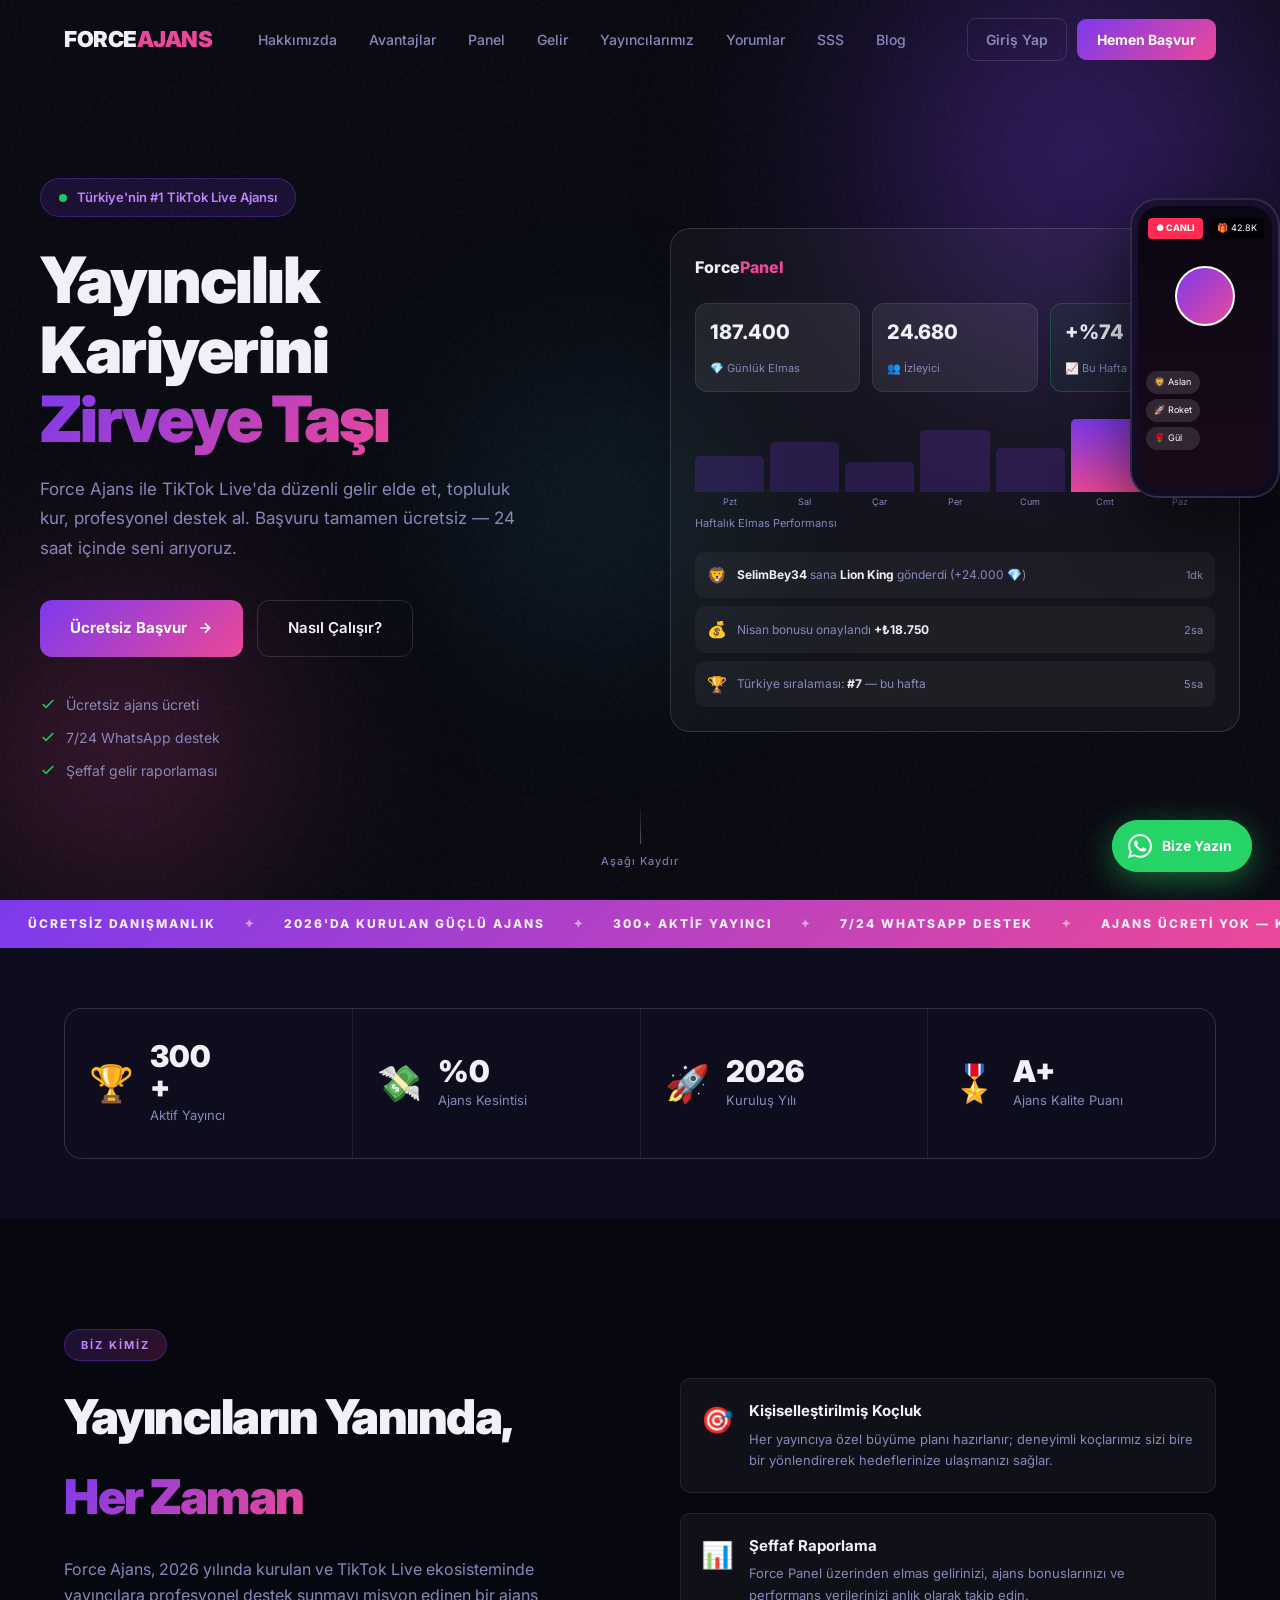
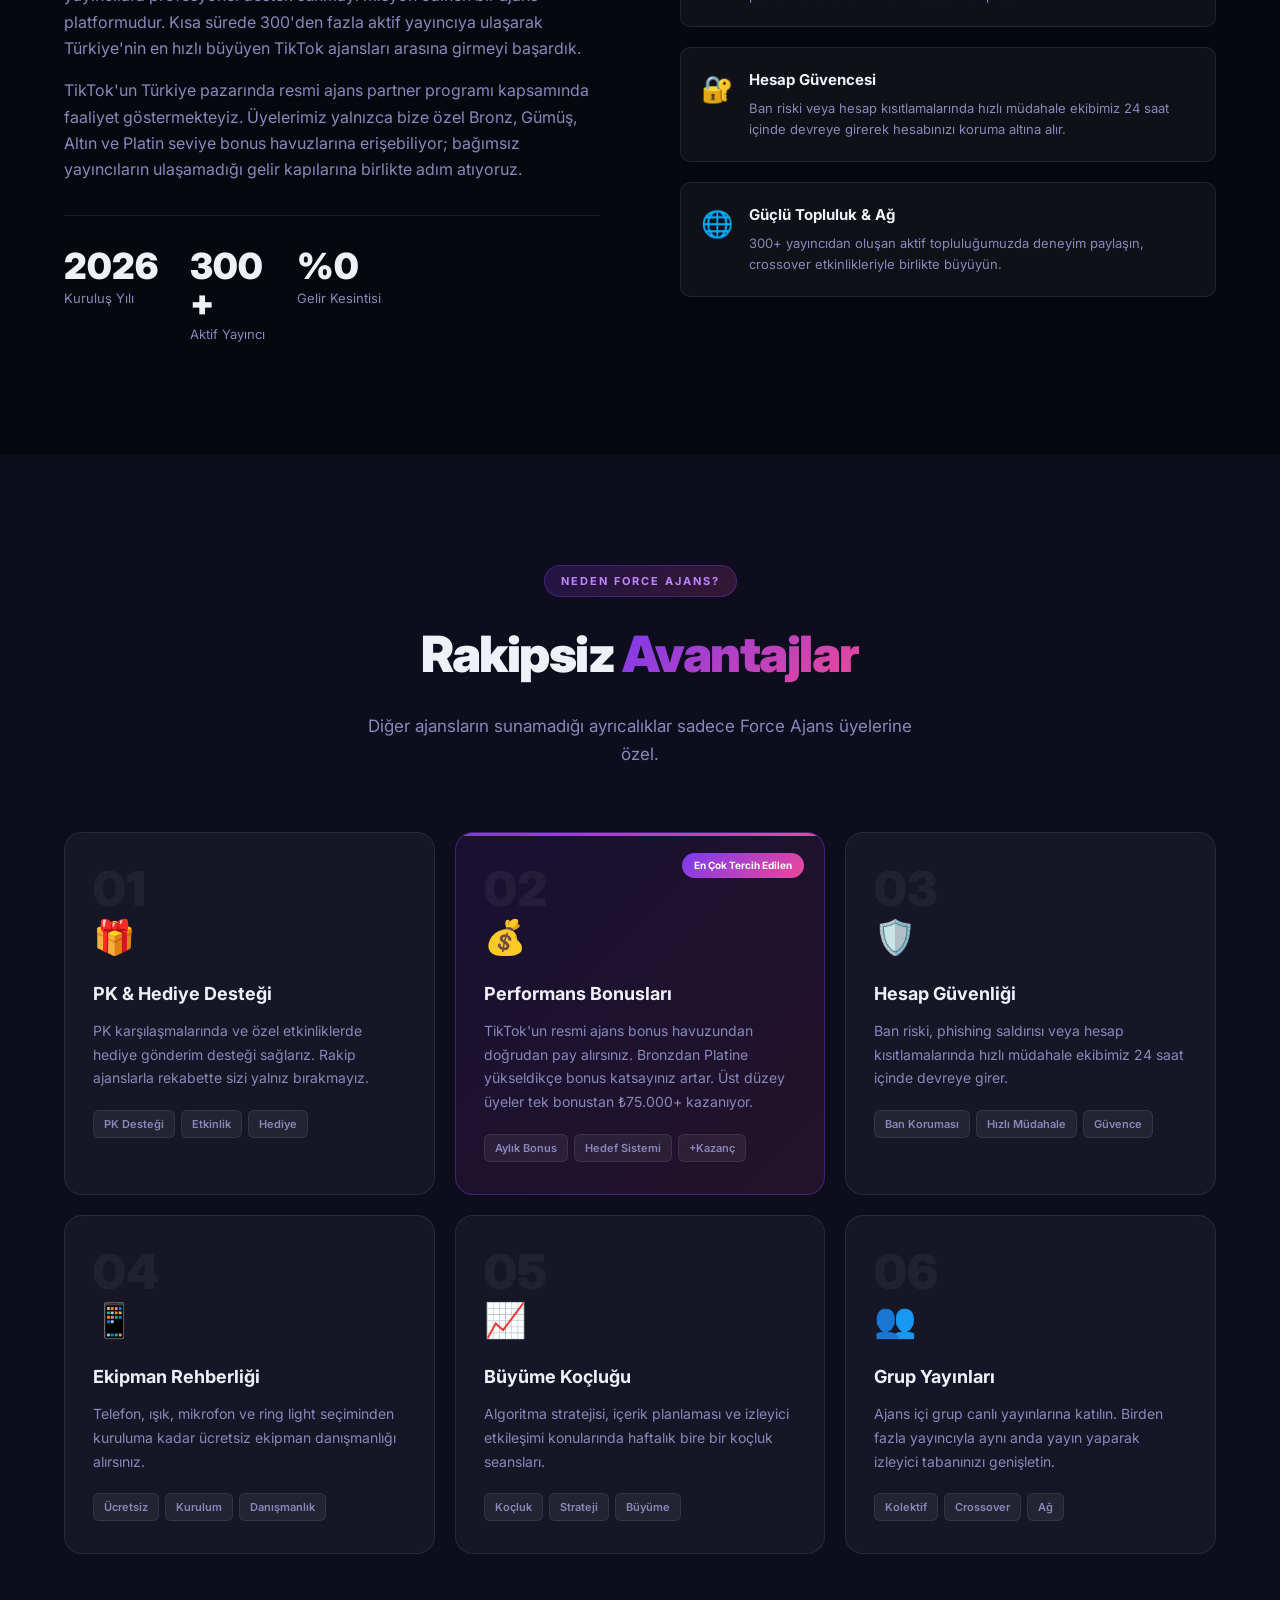
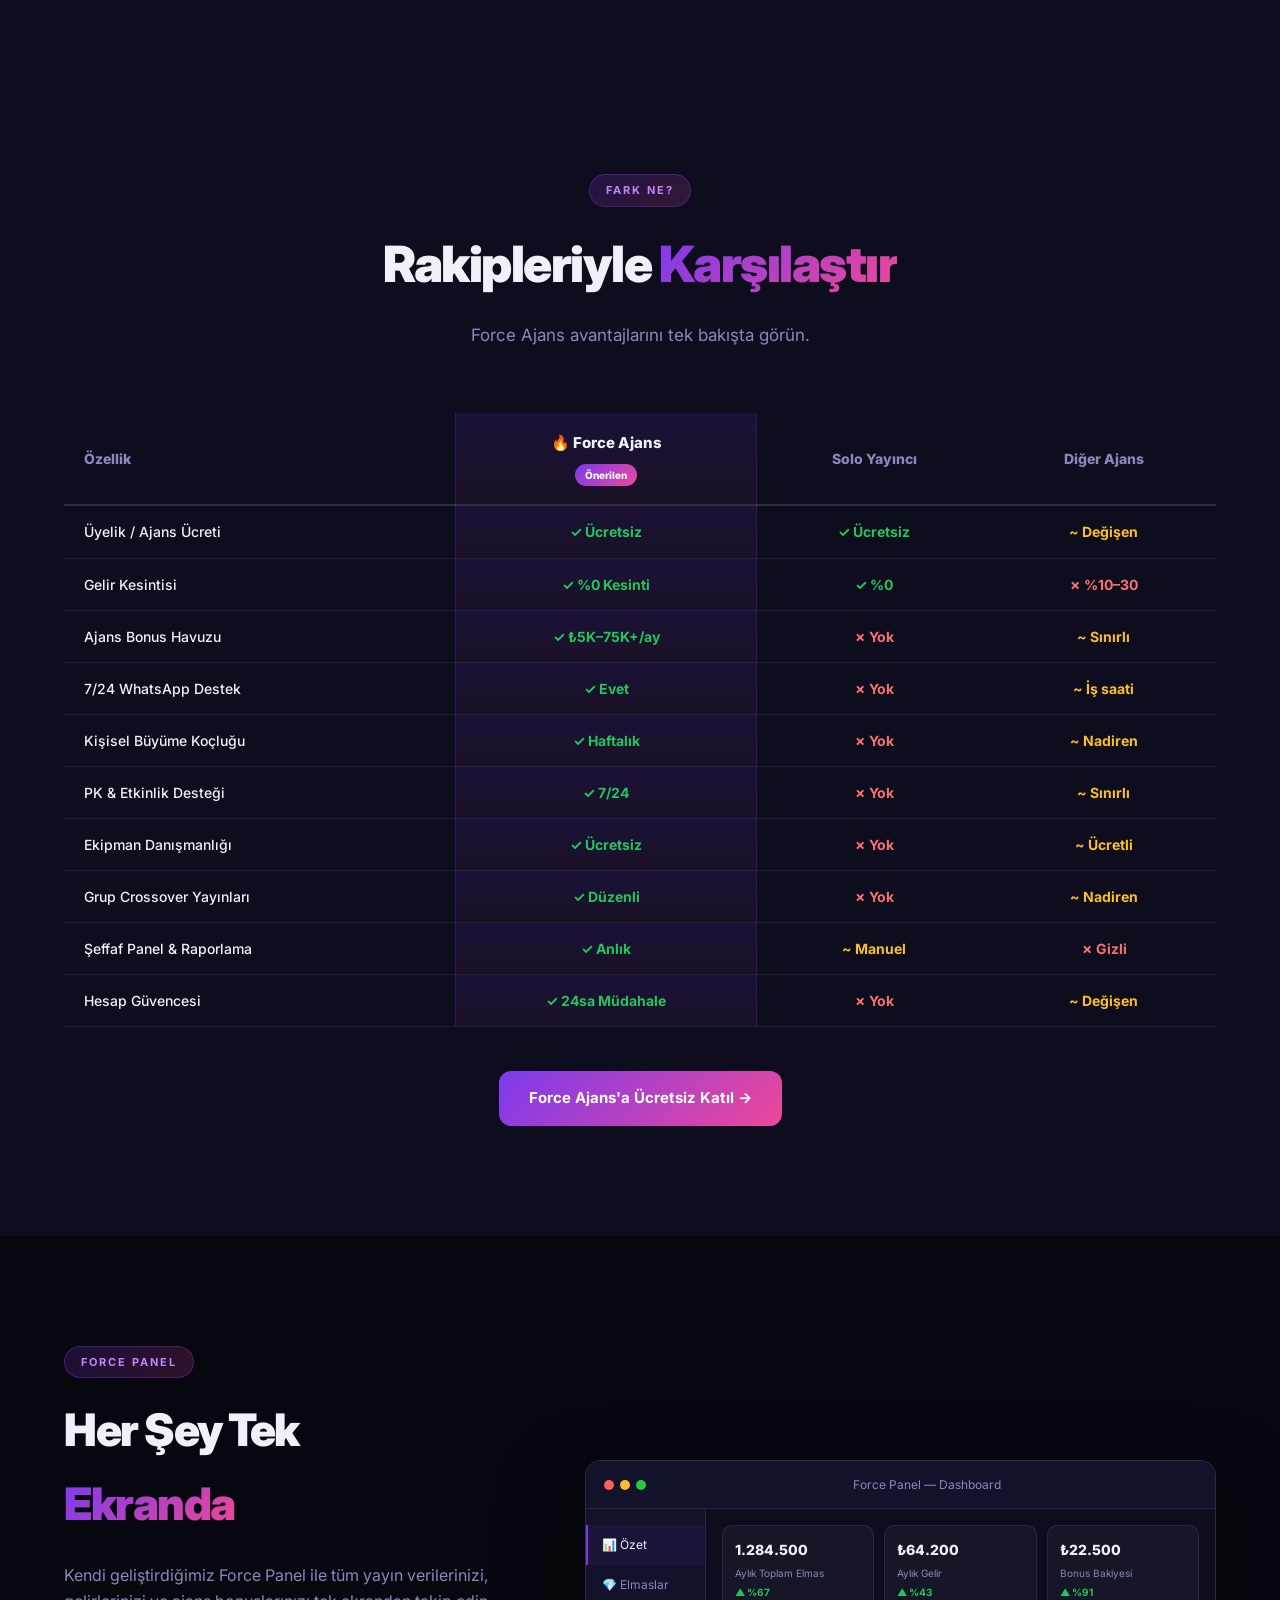
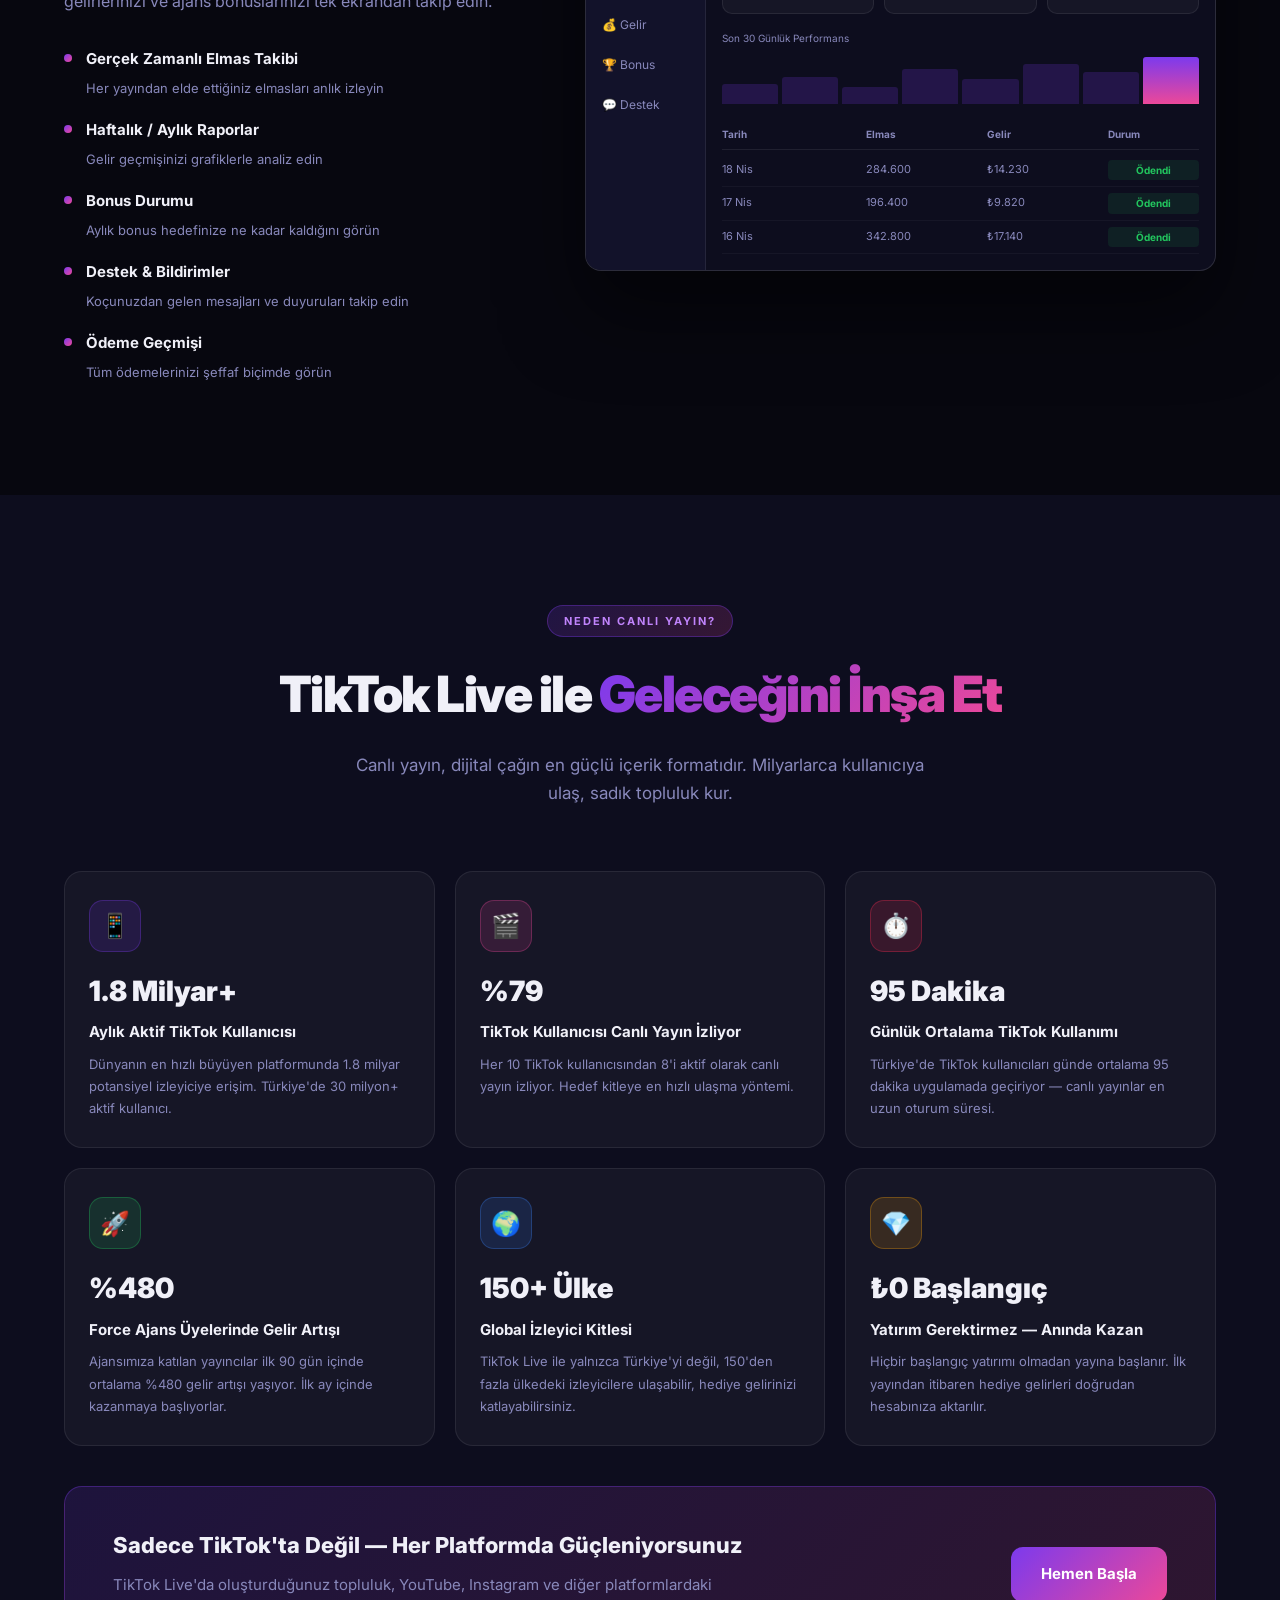
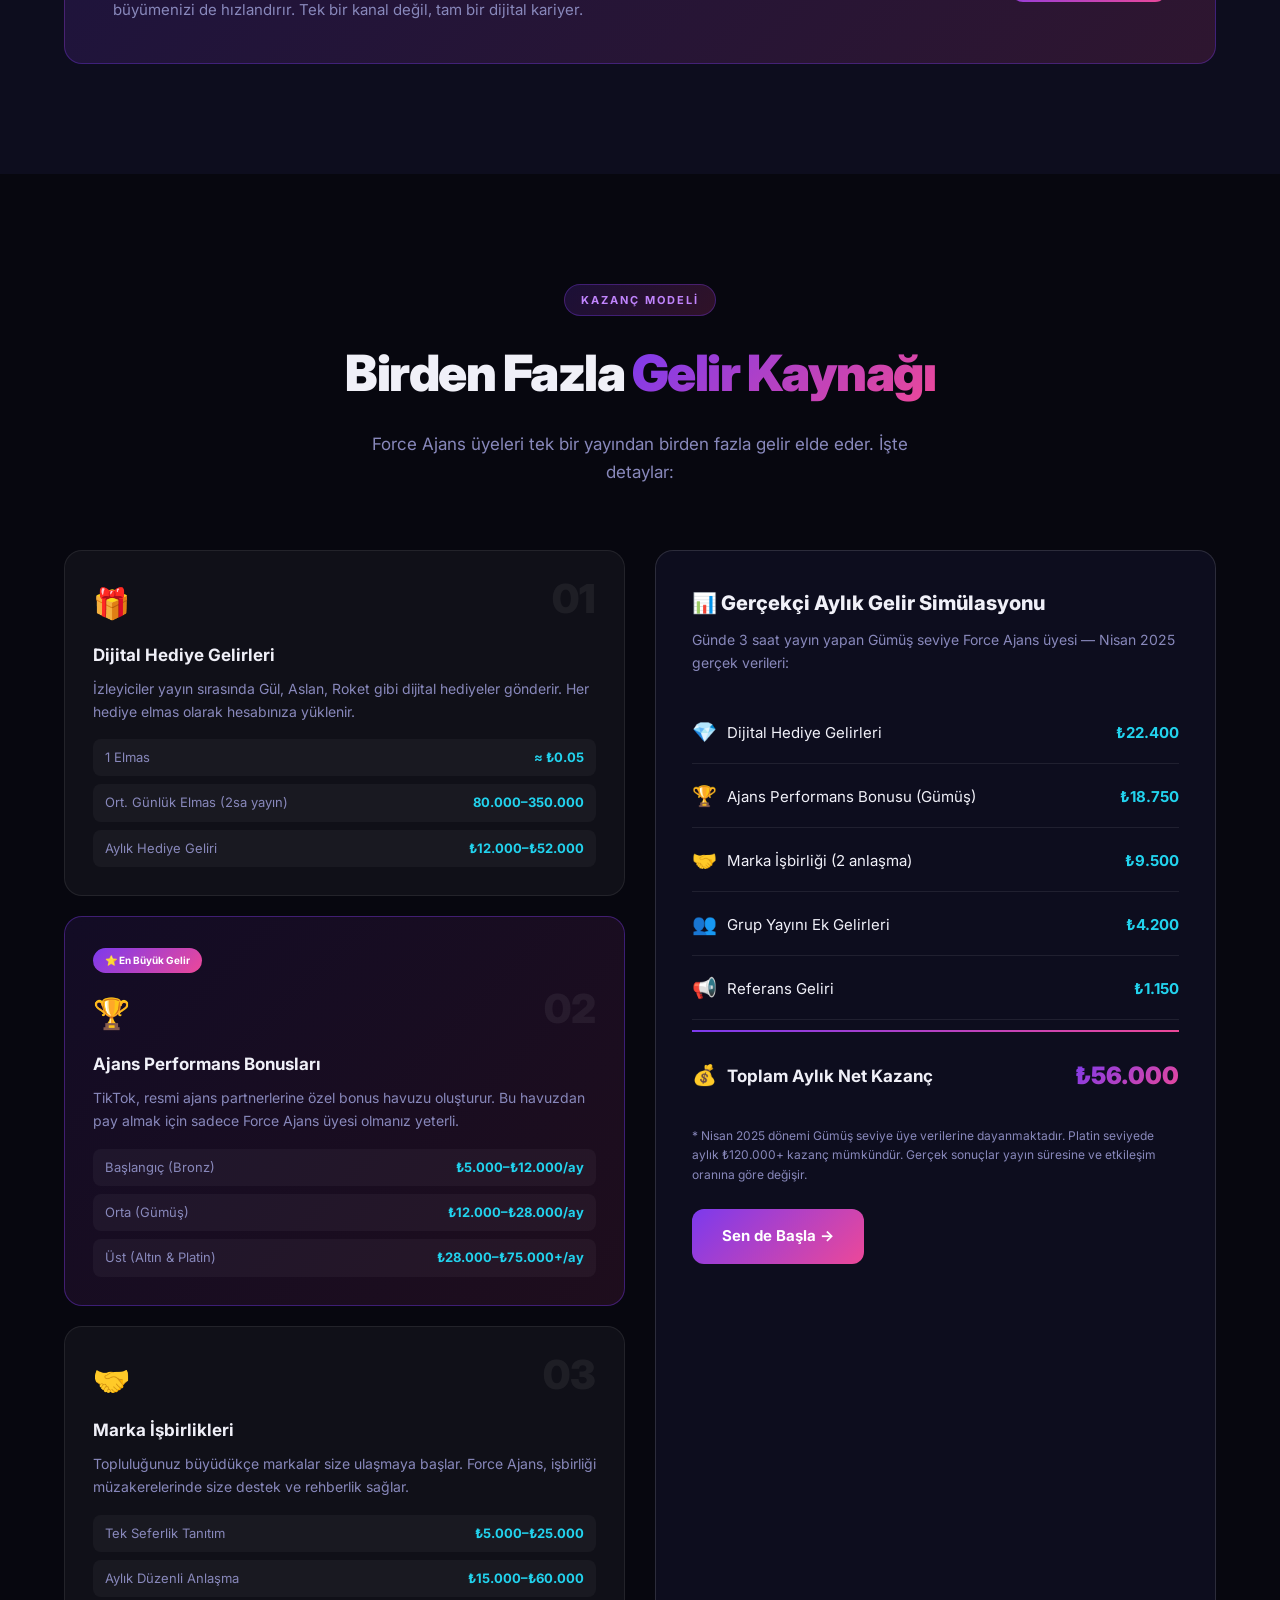
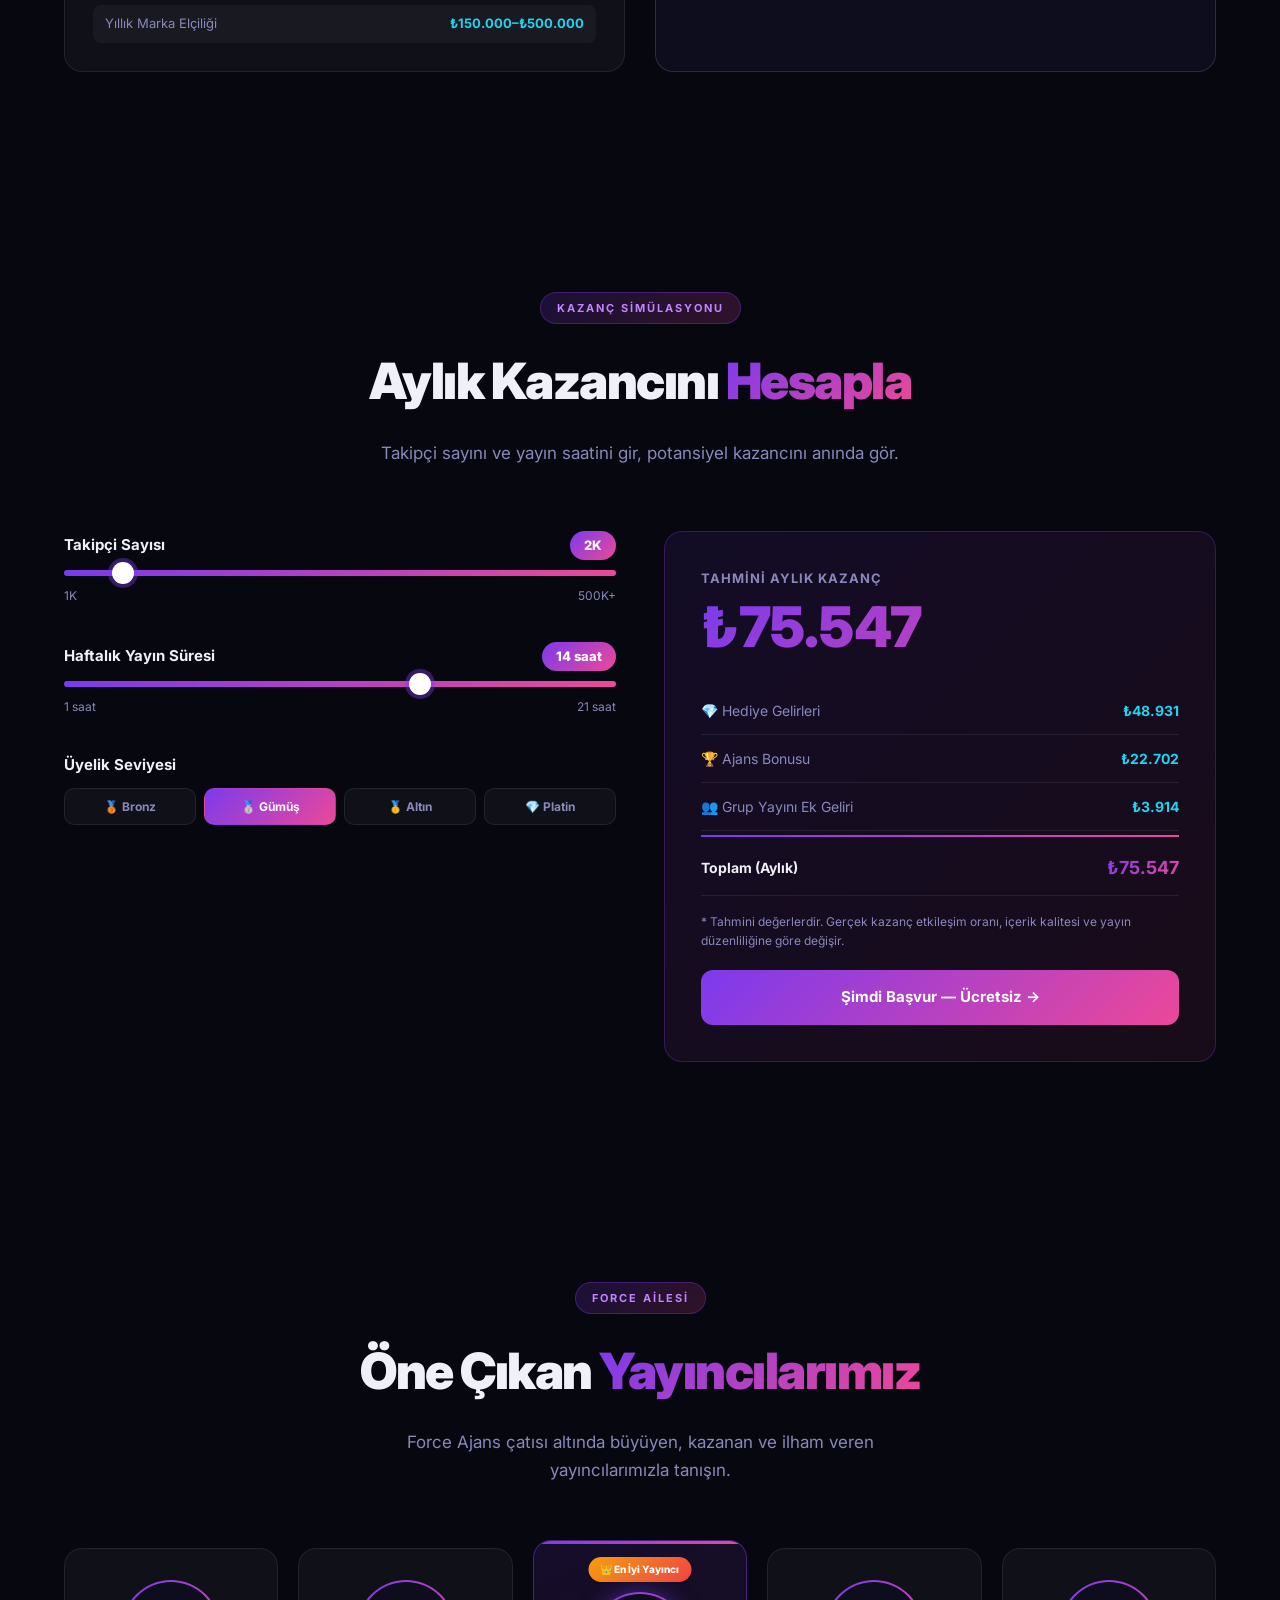
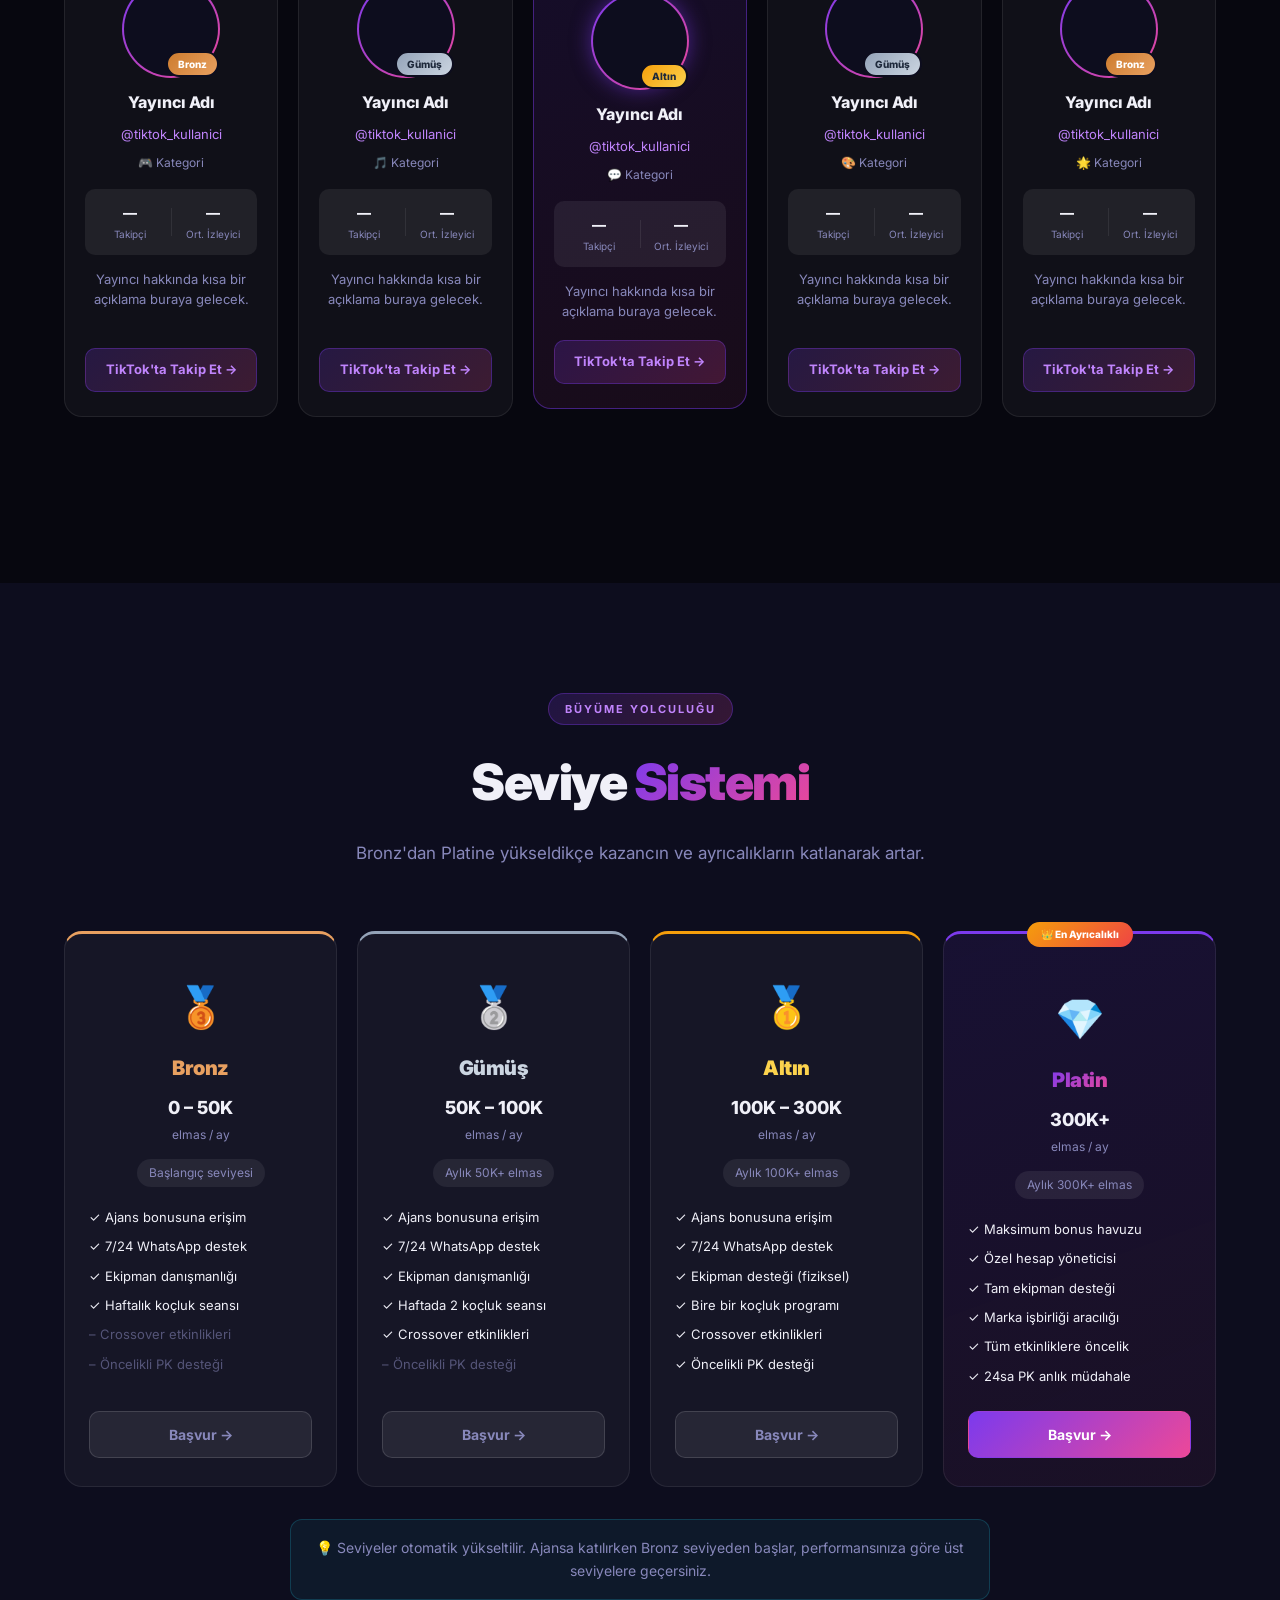
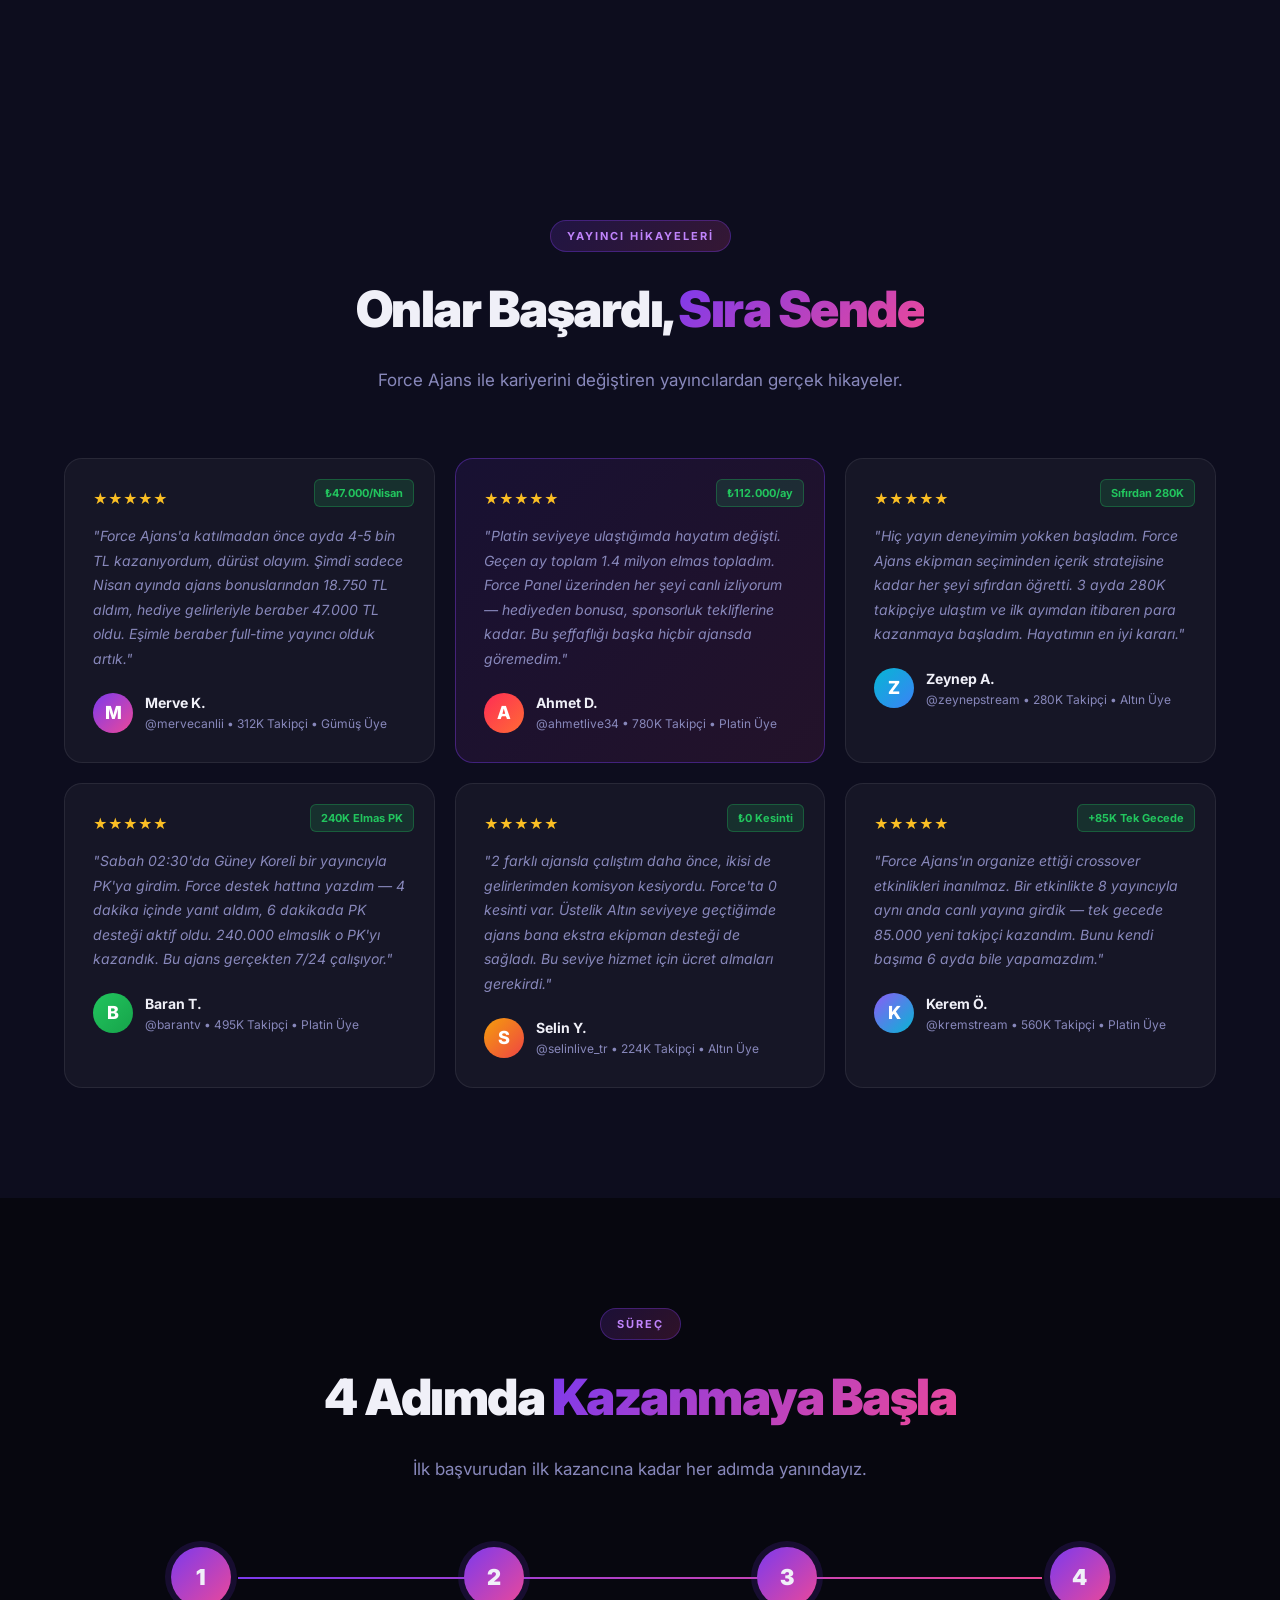
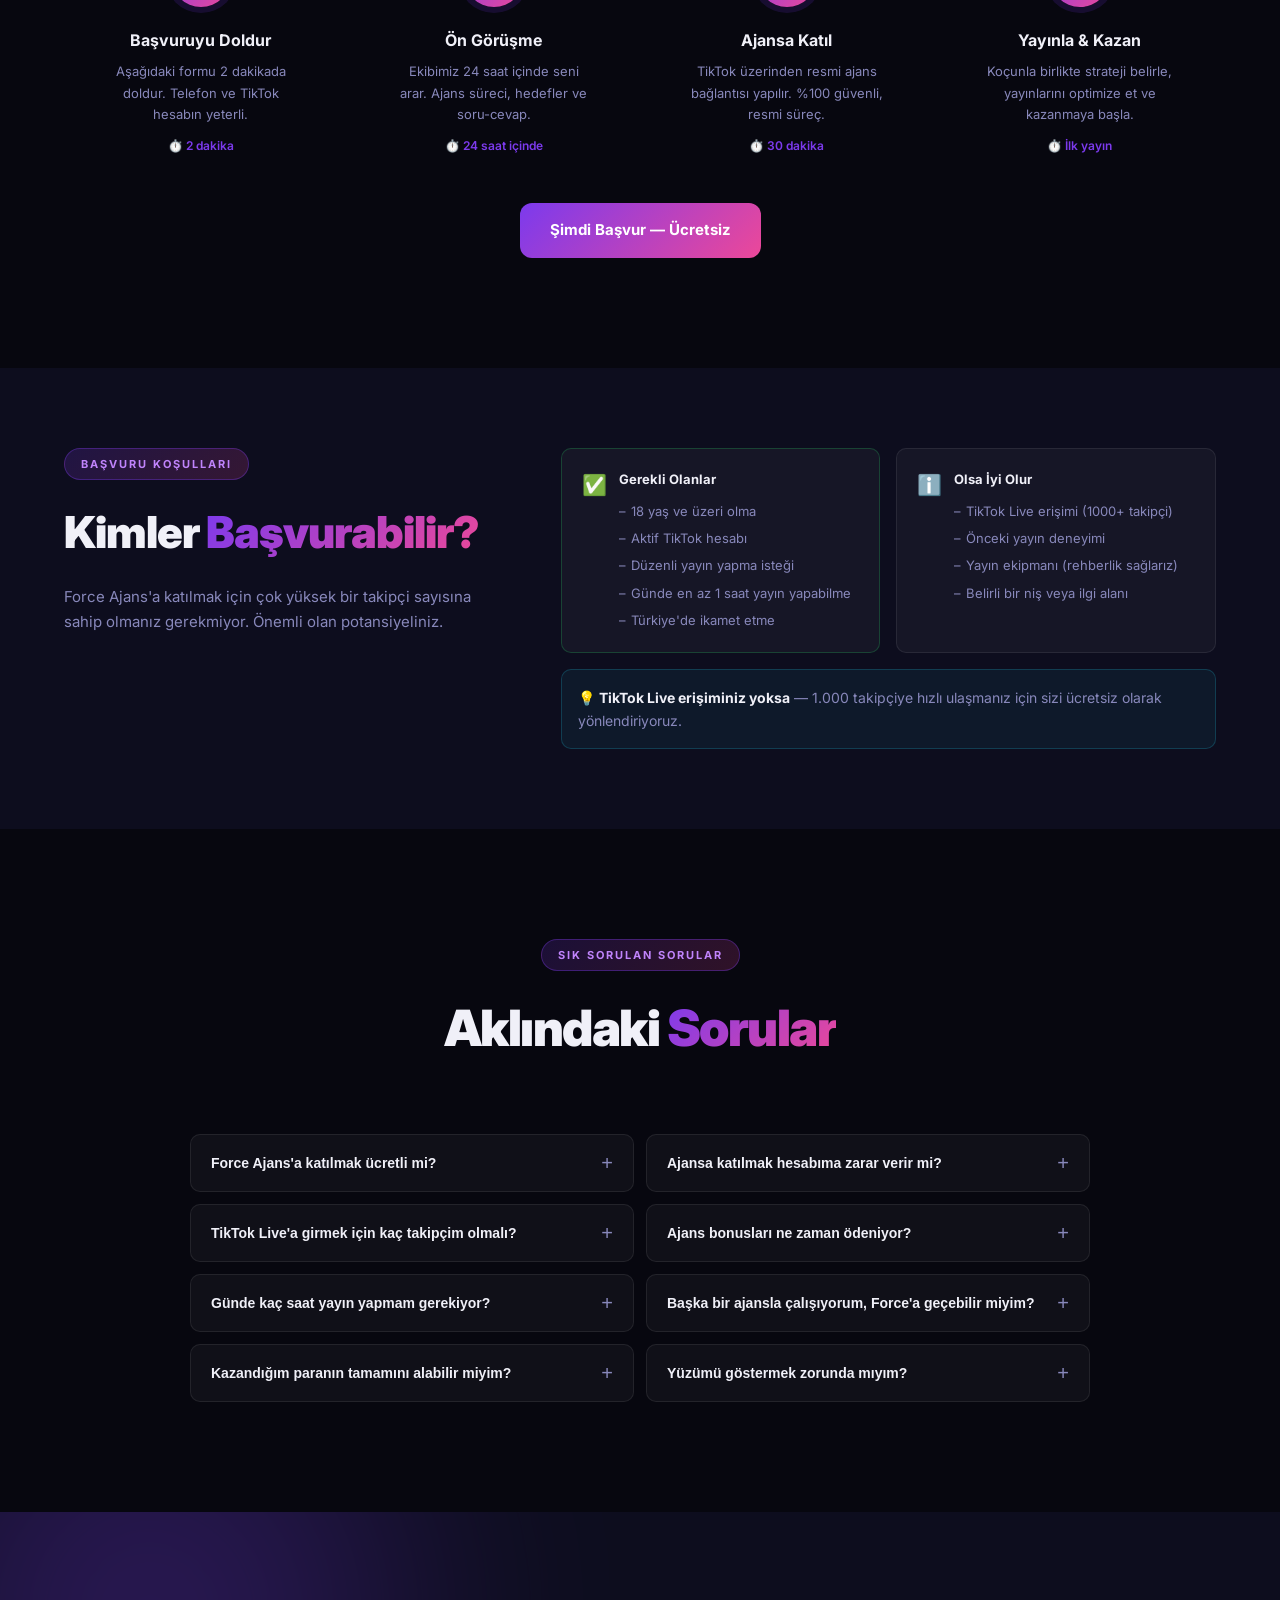
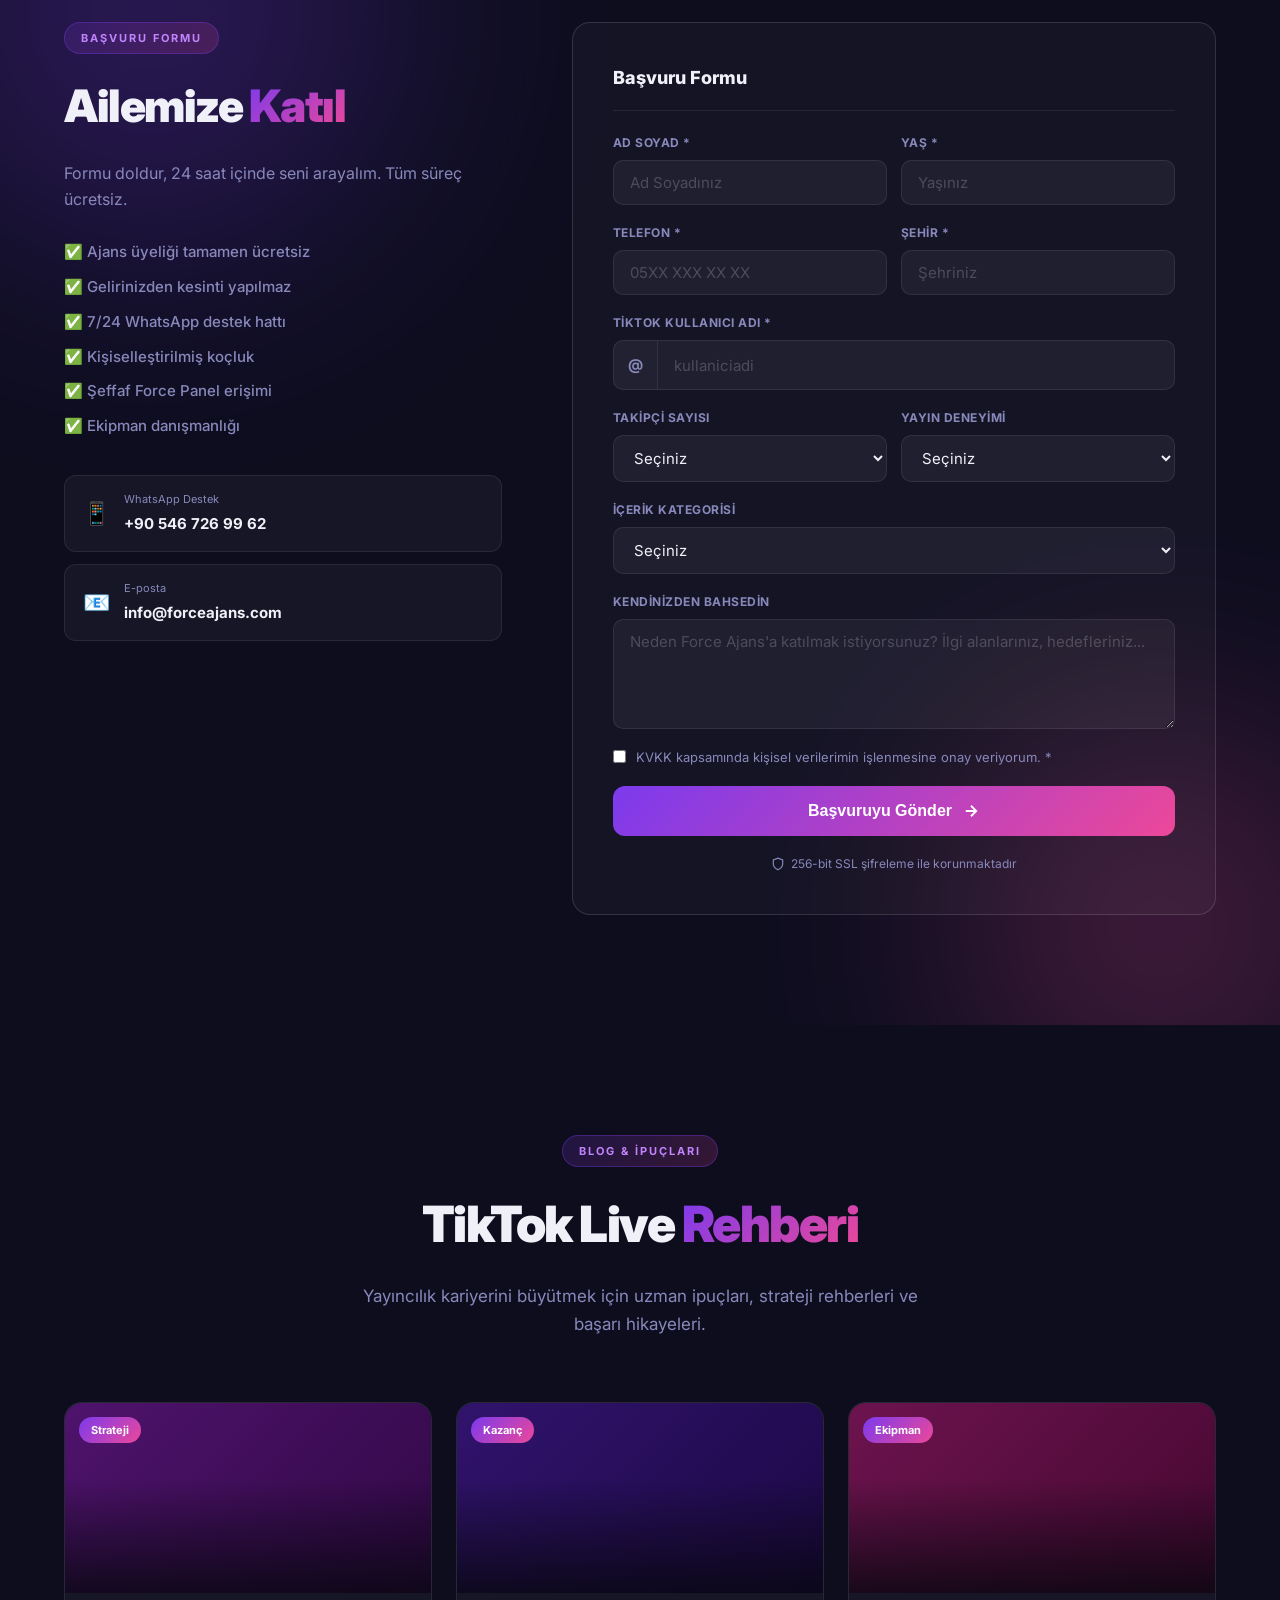
<file: index.html>
<!DOCTYPE html>
<html lang="tr" prefix="og: https://ogp.me/ns#">
<head>
  <meta charset="UTF-8" />
  <meta name="viewport" content="width=device-width, initial-scale=1.0" />

  <!-- ═══ PRIMARY SEO ═══ -->
  <title>TikTok Ajansı Türkiye | Force Ajans — Türkiye'nin #1 TikTok Live Ajansı</title>
  <meta name="description" content="Türkiye'nin en iyi TikTok ajansı Force Ajans ile TikTok Live'da profesyonel yayıncılık kariyeri başlat. 2.800+ aktif yayıncı, ücretsiz koçluk, ajans bonusları ve 7/24 WhatsApp destek." />
  <meta name="keywords" content="tiktok ajansı türkiye, tiktok ajans, tiktok live ajans, tiktok yayıncı ajansı, tiktok ajansı, tiktok live para kazanma, tiktok ajans partneri, force ajans, tiktok live destek, yayıncı ajansı türkiye, türkiye tiktok ajansı, en iyi tiktok ajansı" />
  <meta name="author" content="Force Ajans" />
  <meta name="robots" content="index, follow" />
  <link rel="canonical" href="https://www.forceagency.com.tr/" />

  <!-- ═══ OPEN GRAPH ═══ -->
  <meta property="og:type"        content="website" />
  <meta property="og:url"         content="https://www.forceagency.com.tr/" />
  <meta property="og:title"       content="TikTok Ajansı Türkiye | Force Ajans — Türkiye'nin #1 TikTok Live Ajansı" />
  <meta property="og:description" content="Türkiye'nin en iyi TikTok ajansı ile TikTok Live'da profesyonel destek, ajans bonusları ve ücretsiz koçlukla aylık ₺56.000'e kadar kazan." />
  <meta property="og:image"       content="https://www.forceagency.com.tr/og-image.jpg" />
  <meta property="og:image:width" content="1200" />
  <meta property="og:image:height"content="630" />
  <meta property="og:locale"      content="tr_TR" />
  <meta property="og:site_name"   content="Force Ajans" />

  <!-- ═══ TWITTER CARD ═══ -->
  <meta name="twitter:card"        content="summary_large_image" />
  <meta name="twitter:site"        content="@forceajans" />
  <meta name="twitter:title"       content="TikTok Ajansı Türkiye | Force Ajans — Türkiye'nin #1 TikTok Live Ajansı" />
  <meta name="twitter:description" content="Türkiye'nin en iyi TikTok ajansı ile TikTok Live'da profesyonel destek ve ajans bonuslarıyla aylık ₺56.000'e kadar kazan." />
  <meta name="twitter:image"       content="https://www.forceagency.com.tr/og-image.jpg" />

  <!-- ═══ FAVICON ═══ -->
  <link rel="icon" type="image/svg+xml" href="data:image/svg+xml,<svg xmlns='http://www.w3.org/2000/svg' viewBox='0 0 100 100'><text y='.9em' font-size='90'>🔥</text></svg>" />

  <!-- ═══ JSON-LD STRUCTURED DATA ═══ -->
  <script type="application/ld+json">
  {
    "@context": "https://schema.org",
    "@graph": [
      {
        "@type": "Organization",
        "@id": "https://www.forceagency.com.tr/#organization",
        "name": "Force Ajans",
        "url": "https://www.forceagency.com.tr",
        "logo": "https://www.forceagency.com.tr/og-image.jpg",
        "description": "Türkiye'nin #1 TikTok Live Ajans Partneri. 2.800+ aktif yayıncı.",
        "contactPoint": {
          "@type": "ContactPoint",
          "contactType": "customer support",
          "availableLanguage": "Turkish",
          "contactOption": "TollFree"
        },
        "sameAs": [
          "https://www.tiktok.com/@forceajans",
          "https://www.instagram.com/forceajans"
        ]
      },
      {
        "@type": "WebSite",
        "@id": "https://www.forceagency.com.tr/#website",
        "url": "https://www.forceagency.com.tr",
        "name": "Force Ajans",
        "publisher": { "@id": "https://www.forceagency.com.tr/#organization" },
        "potentialAction": {
          "@type": "SearchAction",
          "target": "https://www.forceagency.com.tr/blog/?q={search_term_string}",
          "query-input": "required name=search_term_string"
        }
      },
      {
        "@type": "WebPage",
        "@id": "https://www.forceagency.com.tr/#webpage",
        "url": "https://www.forceagency.com.tr",
        "name": "Force Ajans — Türkiye'nin #1 TikTok Live Ajans Partneri",
        "isPartOf": { "@id": "https://www.forceagency.com.tr/#website" },
        "about": { "@id": "https://www.forceagency.com.tr/#organization" },
        "description": "Force Ajans ile TikTok Live'da profesyonel yayıncılık kariyeri başlat."
      },
      {
        "@type": "FAQPage",
        "mainEntity": [
          {
            "@type": "Question",
            "name": "Force Ajans'a katılmak ücretli mi?",
            "acceptedAnswer": { "@type": "Answer", "text": "Hayır, tamamen ücretsizdir. Gelirlerinizden de herhangi bir kesinti yapılmaz." }
          },
          {
            "@type": "Question",
            "name": "TikTok Live ajans bonusu nedir?",
            "acceptedAnswer": { "@type": "Answer", "text": "TikTok resmi ajans partner programı kapsamında yayıncılara aylık performans bonusu ödenir. Force Ajans üyeleri Bronz'dan Platine kadar aylık ₺5.000–₺75.000+ bonus kazanır." }
          },
          {
            "@type": "Question",
            "name": "TikTok Live için kaç takipçi gerekmektedir?",
            "acceptedAnswer": { "@type": "Answer", "text": "TikTok Live özelliğini kullanmak için genellikle 1.000 takipçi gerekmektedir. Force Ajans bu hedefe ulaşmanız için ücretsiz destek sağlar." }
          }
        ]
      }
    ]
  }
  </script>

  <link rel="preconnect" href="https://fonts.googleapis.com" />
  <link href="https://fonts.googleapis.com/css2?family=Inter:wght@300;400;500;600;700;800;900&display=swap" rel="stylesheet" />
  <link rel="stylesheet" href="style.css" />
</head>
<body>

<!-- ═══════════════════ NAVBAR ═══════════════════ -->
<nav class="navbar" id="navbar">
  <div class="nav-wrap">
    <a href="#" class="logo">FORCE<span>AJANS</span></a>
    <ul class="nav-links" id="navLinks">
      <li><a href="#hakkimizda">Hakkımızda</a></li>
      <li><a href="#avantajlar">Avantajlar</a></li>
      <li><a href="#panel">Panel</a></li>
      <li><a href="#gelir">Gelir</a></li>
      <li><a href="#yayincilarimiz">Yayıncılarımız</a></li>
      <li><a href="#yorumlar">Yorumlar</a></li>
      <li><a href="#sss">SSS</a></li>
      <li><a href="blog.html">Blog</a></li>
    </ul>
    <div class="nav-actions">
      <a href="#basvuru" class="btn-nav-ghost">Giriş Yap</a>
      <a href="#basvuru" class="btn-nav-primary">Hemen Başvur</a>
    </div>
    <button class="hamburger" id="hamburger">
      <span></span><span></span><span></span>
    </button>
  </div>
</nav>

<!-- ═══════════════════ HERO ═══════════════════ -->
<section class="hero" id="hero">
  <div class="hero-noise"></div>
  <div class="hero-orbs">
    <div class="orb o1"></div>
    <div class="orb o2"></div>
    <div class="orb o3"></div>
  </div>
  <div class="hero-inner">
    <div class="hero-left">
      <div class="hero-tag">
        <span class="tag-dot"></span>
        Türkiye'nin #1 TikTok Live Ajansı
      </div>
      <h1>Yayıncılık Kariyerini<br /><span class="grad">Zirveye Taşı</span></h1>
      <p class="hero-sub">Force Ajans ile TikTok Live'da düzenli gelir elde et, topluluk kur, profesyonel destek al. Başvuru tamamen ücretsiz — 24 saat içinde seni arıyoruz.</p>
      <div class="hero-btns">
        <a href="#basvuru" class="btn-primary">
          Ücretsiz Başvur
          <svg width="16" height="16" viewBox="0 0 24 24" fill="none" stroke="currentColor" stroke-width="2.5"><path d="M5 12h14M12 5l7 7-7 7"/></svg>
        </a>
        <a href="#nasil-calisir" class="btn-outline">Nasıl Çalışır?</a>
      </div>
      <div class="hero-trust">
        <div class="trust-item">
          <svg width="16" height="16" viewBox="0 0 24 24" fill="none" stroke="#22c55e" stroke-width="2.5"><polyline points="20 6 9 17 4 12"/></svg>
          Ücretsiz ajans ücreti
        </div>
        <div class="trust-item">
          <svg width="16" height="16" viewBox="0 0 24 24" fill="none" stroke="#22c55e" stroke-width="2.5"><polyline points="20 6 9 17 4 12"/></svg>
          7/24 WhatsApp destek
        </div>
        <div class="trust-item">
          <svg width="16" height="16" viewBox="0 0 24 24" fill="none" stroke="#22c55e" stroke-width="2.5"><polyline points="20 6 9 17 4 12"/></svg>
          Şeffaf gelir raporlaması
        </div>
      </div>
    </div>
    <div class="hero-right">
      <div class="dashboard-card">
        <div class="dash-header">
          <div class="dash-logo">Force<span>Panel</span></div>
          <div class="dash-live"><span class="live-dot"></span> Canlı</div>
        </div>
        <div class="dash-stats-row">
          <div class="dash-stat">
            <span class="ds-num" data-target="187400">0</span>
            <span class="ds-label">💎 Günlük Elmas</span>
          </div>
          <div class="dash-stat">
            <span class="ds-num" data-target="24680">0</span>
            <span class="ds-label">👥 İzleyici</span>
          </div>
          <div class="dash-stat up">
            <span class="ds-num">+%74</span>
            <span class="ds-label">📈 Bu Hafta</span>
          </div>
        </div>
        <div class="dash-chart">
          <div class="chart-bars">
            <div class="bar" style="--h:45%"><span>Pzt</span></div>
            <div class="bar" style="--h:62%"><span>Sal</span></div>
            <div class="bar" style="--h:38%"><span>Çar</span></div>
            <div class="bar" style="--h:78%"><span>Per</span></div>
            <div class="bar" style="--h:55%"><span>Cum</span></div>
            <div class="bar active" style="--h:91%"><span>Cmt</span></div>
            <div class="bar" style="--h:70%"><span>Paz</span></div>
          </div>
          <div class="chart-label">Haftalık Elmas Performansı</div>
        </div>
        <div class="dash-activities">
          <div class="activity">
            <span class="act-icon">🦁</span>
            <span class="act-text"><strong>SelimBey34</strong> sana <strong>Lion King</strong> gönderdi (+24.000 💎)</span>
            <span class="act-time">1dk</span>
          </div>
          <div class="activity">
            <span class="act-icon">💰</span>
            <span class="act-text">Nisan bonusu onaylandı <strong>+₺18.750</strong></span>
            <span class="act-time">2sa</span>
          </div>
          <div class="activity">
            <span class="act-icon">🏆</span>
            <span class="act-text">Türkiye sıralaması: <strong>#7</strong> — bu hafta</span>
            <span class="act-time">5sa</span>
          </div>
        </div>
      </div>
      <div class="phone-float">
        <div class="phone-body">
          <div class="pscreen">
            <div class="plive">● CANLI</div>
            <div class="pview">🎁 42.8K</div>
            <div class="pavatar"></div>
            <div class="pgifts">
              <div class="pg pg1">🦁 Aslan</div>
              <div class="pg pg2">🚀 Roket</div>
              <div class="pg pg3">🌹 Gül</div>
            </div>
          </div>
        </div>
      </div>
    </div>
  </div>
  <div class="hero-scroll">
    <div class="scroll-line"></div>
    <span>Aşağı Kaydır</span>
  </div>
</section>

<!-- ═══════════════════ MARQUEE ═══════════════════ -->
<div class="marquee-wrap">
  <div class="marquee-track">
    <span>ÜCRETSİZ DANIŞMANLIK</span><span class="sep">✦</span>
    <span>2026'DA KURULAN GÜÇLÜ AJANS</span><span class="sep">✦</span>
    <span>300+ AKTİF YAYINCI</span><span class="sep">✦</span>
    <span>7/24 WHATSAPP DESTEK</span><span class="sep">✦</span>
    <span>AJANS ÜCRETİ YOK — KESİNTİ YOK</span><span class="sep">✦</span>
    <span>TİKTOK RESMİ PARTNER PROGRAMI</span><span class="sep">✦</span>
    <span>BRONZ'DAN PLATİNE BÜYÜME FIRSATI</span><span class="sep">✦</span>
    <span>KİŞİSEL KOÇLUK & EKİPMAN DESTEĞİ</span><span class="sep">✦</span>
    <span>ÜCRETSİZ DANIŞMANLIK</span><span class="sep">✦</span>
    <span>2026'DA KURULAN GÜÇLÜ AJANS</span><span class="sep">✦</span>
    <span>300+ AKTİF YAYINCI</span><span class="sep">✦</span>
    <span>7/24 WHATSAPP DESTEK</span><span class="sep">✦</span>
    <span>AJANS ÜCRETİ YOK — KESİNTİ YOK</span><span class="sep">✦</span>
    <span>TİKTOK RESMİ PARTNER PROGRAMI</span><span class="sep">✦</span>
    <span>BRONZ'DAN PLATİNE BÜYÜME FIRSATI</span><span class="sep">✦</span>
    <span>KİŞİSEL KOÇLUK & EKİPMAN DESTEĞİ</span><span class="sep">✦</span>
  </div>
</div>

<!-- ═══════════════════ KEY METRICS ═══════════════════ -->
<section class="metrics">
  <div class="container">
    <div class="metrics-grid">
      <div class="metric-card">
        <div class="metric-icon">🏆</div>
        <div class="metric-body">
          <span class="metric-num counter" data-target="300">0</span><span class="metric-num">+</span>
          <span class="metric-label">Aktif Yayıncı</span>
        </div>
      </div>
      <div class="metric-card">
        <div class="metric-icon">💸</div>
        <div class="metric-body">
          <span class="metric-num">%0</span>
          <span class="metric-label">Ajans Kesintisi</span>
        </div>
      </div>
      <div class="metric-card">
        <div class="metric-icon">🚀</div>
        <div class="metric-body">
          <span class="metric-num">2026</span>
          <span class="metric-label">Kuruluş Yılı</span>
        </div>
      </div>
      <div class="metric-card">
        <div class="metric-icon">🎖️</div>
        <div class="metric-body">
          <span class="metric-num">A+</span>
          <span class="metric-label">Ajans Kalite Puanı</span>
        </div>
      </div>
    </div>
  </div>
</section>

<!-- ═══════════════════ HAKKIMIZDA ═══════════════════ -->
<section class="about" id="hakkimizda">
  <div class="container">
    <div class="about-inner">
      <div class="about-left">
        <div class="sec-tag">Biz Kimiz</div>
        <h2>Yayıncıların Yanında,<br /><span class="grad">Her Zaman</span></h2>
        <p>Force Ajans, 2026 yılında kurulan ve TikTok Live ekosisteminde yayıncılara profesyonel destek sunmayı misyon edinen bir ajans platformudur. Kısa sürede 300'den fazla aktif yayıncıya ulaşarak Türkiye'nin en hızlı büyüyen TikTok ajansları arasına girmeyi başardık.</p>
        <p>TikTok'un Türkiye pazarında resmi ajans partner programı kapsamında faaliyet göstermekteyiz. Üyelerimiz yalnızca bize özel Bronz, Gümüş, Altın ve Platin seviye bonus havuzlarına erişebiliyor; bağımsız yayıncıların ulaşamadığı gelir kapılarına birlikte adım atıyoruz.</p>
        <div class="about-nums">
          <div class="anum">
            <span>2026</span>
            <small>Kuruluş Yılı</small>
          </div>
          <div class="anum">
            <span class="counter" data-target="300">0</span><span>+</span>
            <small>Aktif Yayıncı</small>
          </div>
          <div class="anum">
            <span>%0</span>
            <small>Gelir Kesintisi</small>
          </div>
        </div>
      </div>
      <div class="about-right">
        <div class="feature-list">
          <div class="feat">
            <div class="feat-icon">🎯</div>
            <div class="feat-body">
              <h4>Kişiselleştirilmiş Koçluk</h4>
              <p>Her yayıncıya özel büyüme planı hazırlanır; deneyimli koçlarımız sizi bire bir yönlendirerek hedeflerinize ulaşmanızı sağlar.</p>
            </div>
          </div>
          <div class="feat">
            <div class="feat-icon">📊</div>
            <div class="feat-body">
              <h4>Şeffaf Raporlama</h4>
              <p>Force Panel üzerinden elmas gelirinizi, ajans bonuslarınızı ve performans verilerinizi anlık olarak takip edin.</p>
            </div>
          </div>
          <div class="feat">
            <div class="feat-icon">🔐</div>
            <div class="feat-body">
              <h4>Hesap Güvencesi</h4>
              <p>Ban riski veya hesap kısıtlamalarında hızlı müdahale ekibimiz 24 saat içinde devreye girerek hesabınızı koruma altına alır.</p>
            </div>
          </div>
          <div class="feat">
            <div class="feat-icon">🌐</div>
            <div class="feat-body">
              <h4>Güçlü Topluluk & Ağ</h4>
              <p>300+ yayıncıdan oluşan aktif topluluğumuzda deneyim paylaşın, crossover etkinlikleriyle birlikte büyüyün.</p>
            </div>
          </div>
        </div>
      </div>
    </div>
  </div>
</section>

<!-- ═══════════════════ AVANTAJLAR ═══════════════════ -->
<section class="advantages" id="avantajlar">
  <div class="container">
    <div class="sec-header">
      <div class="sec-tag">Neden Force Ajans?</div>
      <h2>Rakipsiz <span class="grad">Avantajlar</span></h2>
      <p>Diğer ajansların sunamadığı ayrıcalıklar sadece Force Ajans üyelerine özel.</p>
    </div>
    <div class="adv-grid">
      <div class="adv-card">
        <div class="adv-num">01</div>
        <div class="adv-icon">🎁</div>
        <h3>PK & Hediye Desteği</h3>
        <p>PK karşılaşmalarında ve özel etkinliklerde hediye gönderim desteği sağlarız. Rakip ajanslarla rekabette sizi yalnız bırakmayız.</p>
        <div class="adv-tag-list">
          <span>PK Desteği</span><span>Etkinlik</span><span>Hediye</span>
        </div>
      </div>
      <div class="adv-card highlight">
        <div class="adv-badge">En Çok Tercih Edilen</div>
        <div class="adv-num">02</div>
        <div class="adv-icon">💰</div>
        <h3>Performans Bonusları</h3>
        <p>TikTok'un resmi ajans bonus havuzundan doğrudan pay alırsınız. Bronzdan Platine yükseldikçe bonus katsayınız artar. Üst düzey üyeler tek bonustan ₺75.000+ kazanıyor.</p>
        <div class="adv-tag-list">
          <span>Aylık Bonus</span><span>Hedef Sistemi</span><span>+Kazanç</span>
        </div>
      </div>
      <div class="adv-card">
        <div class="adv-num">03</div>
        <div class="adv-icon">🛡️</div>
        <h3>Hesap Güvenliği</h3>
        <p>Ban riski, phishing saldırısı veya hesap kısıtlamalarında hızlı müdahale ekibimiz 24 saat içinde devreye girer.</p>
        <div class="adv-tag-list">
          <span>Ban Koruması</span><span>Hızlı Müdahale</span><span>Güvence</span>
        </div>
      </div>
      <div class="adv-card">
        <div class="adv-num">04</div>
        <div class="adv-icon">📱</div>
        <h3>Ekipman Rehberliği</h3>
        <p>Telefon, ışık, mikrofon ve ring light seçiminden kuruluma kadar ücretsiz ekipman danışmanlığı alırsınız.</p>
        <div class="adv-tag-list">
          <span>Ücretsiz</span><span>Kurulum</span><span>Danışmanlık</span>
        </div>
      </div>
      <div class="adv-card">
        <div class="adv-num">05</div>
        <div class="adv-icon">📈</div>
        <h3>Büyüme Koçluğu</h3>
        <p>Algoritma stratejisi, içerik planlaması ve izleyici etkileşimi konularında haftalık bire bir koçluk seansları.</p>
        <div class="adv-tag-list">
          <span>Koçluk</span><span>Strateji</span><span>Büyüme</span>
        </div>
      </div>
      <div class="adv-card">
        <div class="adv-num">06</div>
        <div class="adv-icon">👥</div>
        <h3>Grup Yayınları</h3>
        <p>Ajans içi grup canlı yayınlarına katılın. Birden fazla yayıncıyla aynı anda yayın yaparak izleyici tabanınızı genişletin.</p>
        <div class="adv-tag-list">
          <span>Kolektif</span><span>Crossover</span><span>Ağ</span>
        </div>
      </div>
    </div>
  </div>
</section>

<!-- ═══════════════════ KARŞILAŞTIRMA TABLOSU ═══════════════════ -->
<section class="compare-section" id="karsilastirma">
  <div class="container">
    <div class="sec-header">
      <div class="sec-tag">Fark Ne?</div>
      <h2>Rakipleriyle <span class="grad">Karşılaştır</span></h2>
      <p>Force Ajans avantajlarını tek bakışta görün.</p>
    </div>
    <div class="compare-wrap">
      <table class="compare-table">
        <thead>
          <tr>
            <th class="comp-feat-head">Özellik</th>
            <th class="comp-force">
              <div>🔥 Force Ajans</div>
              <span class="comp-badge">Önerilen</span>
            </th>
            <th class="comp-solo">Solo Yayıncı</th>
            <th class="comp-other">Diğer Ajans</th>
          </tr>
        </thead>
        <tbody>
          <tr><td>Üyelik / Ajans Ücreti</td><td class="comp-force"><span class="cyes">✓ Ücretsiz</span></td><td><span class="cyes">✓ Ücretsiz</span></td><td><span class="cwarn">~ Değişen</span></td></tr>
          <tr><td>Gelir Kesintisi</td><td class="comp-force"><span class="cyes">✓ %0 Kesinti</span></td><td><span class="cyes">✓ %0</span></td><td><span class="cno">✗ %10–30</span></td></tr>
          <tr><td>Ajans Bonus Havuzu</td><td class="comp-force"><span class="cyes">✓ ₺5K–75K+/ay</span></td><td><span class="cno">✗ Yok</span></td><td><span class="cwarn">~ Sınırlı</span></td></tr>
          <tr><td>7/24 WhatsApp Destek</td><td class="comp-force"><span class="cyes">✓ Evet</span></td><td><span class="cno">✗ Yok</span></td><td><span class="cwarn">~ İş saati</span></td></tr>
          <tr><td>Kişisel Büyüme Koçluğu</td><td class="comp-force"><span class="cyes">✓ Haftalık</span></td><td><span class="cno">✗ Yok</span></td><td><span class="cwarn">~ Nadiren</span></td></tr>
          <tr><td>PK & Etkinlik Desteği</td><td class="comp-force"><span class="cyes">✓ 7/24</span></td><td><span class="cno">✗ Yok</span></td><td><span class="cwarn">~ Sınırlı</span></td></tr>
          <tr><td>Ekipman Danışmanlığı</td><td class="comp-force"><span class="cyes">✓ Ücretsiz</span></td><td><span class="cno">✗ Yok</span></td><td><span class="cwarn">~ Ücretli</span></td></tr>
          <tr><td>Grup Crossover Yayınları</td><td class="comp-force"><span class="cyes">✓ Düzenli</span></td><td><span class="cno">✗ Yok</span></td><td><span class="cwarn">~ Nadiren</span></td></tr>
          <tr><td>Şeffaf Panel & Raporlama</td><td class="comp-force"><span class="cyes">✓ Anlık</span></td><td><span class="cwarn">~ Manuel</span></td><td><span class="cno">✗ Gizli</span></td></tr>
          <tr><td>Hesap Güvencesi</td><td class="comp-force"><span class="cyes">✓ 24sa Müdahale</span></td><td><span class="cno">✗ Yok</span></td><td><span class="cwarn">~ Değişen</span></td></tr>
        </tbody>
      </table>
    </div>
    <div style="text-align:center;margin-top:44px">
      <a href="#basvuru" class="btn-primary">Force Ajans'a Ücretsiz Katıl →</a>
    </div>
  </div>
</section>

<!-- ═══════════════════ PANEL SHOWCASE ═══════════════════ -->
<section class="panel-section" id="panel">
  <div class="container">
    <div class="panel-inner">
      <div class="panel-left">
        <div class="sec-tag">Force Panel</div>
        <h2>Her Şey Tek<br /><span class="grad">Ekranda</span></h2>
        <p>Kendi geliştirdiğimiz Force Panel ile tüm yayın verilerinizi, gelirlerinizi ve ajans bonuslarınızı tek ekrandan takip edin.</p>
        <ul class="panel-features">
          <li>
            <div class="pf-dot"></div>
            <div>
              <strong>Gerçek Zamanlı Elmas Takibi</strong>
              <span>Her yayından elde ettiğiniz elmasları anlık izleyin</span>
            </div>
          </li>
          <li>
            <div class="pf-dot"></div>
            <div>
              <strong>Haftalık / Aylık Raporlar</strong>
              <span>Gelir geçmişinizi grafiklerle analiz edin</span>
            </div>
          </li>
          <li>
            <div class="pf-dot"></div>
            <div>
              <strong>Bonus Durumu</strong>
              <span>Aylık bonus hedefinize ne kadar kaldığını görün</span>
            </div>
          </li>
          <li>
            <div class="pf-dot"></div>
            <div>
              <strong>Destek & Bildirimler</strong>
              <span>Koçunuzdan gelen mesajları ve duyuruları takip edin</span>
            </div>
          </li>
          <li>
            <div class="pf-dot"></div>
            <div>
              <strong>Ödeme Geçmişi</strong>
              <span>Tüm ödemelerinizi şeffaf biçimde görün</span>
            </div>
          </li>
        </ul>
      </div>
      <div class="panel-right">
        <div class="panel-mockup">
          <div class="pm-topbar">
            <div class="pm-dots"><span></span><span></span><span></span></div>
            <div class="pm-title">Force Panel — Dashboard</div>
          </div>
          <div class="pm-body">
            <div class="pm-sidebar">
              <div class="pm-nav-item active">📊 Özet</div>
              <div class="pm-nav-item">💎 Elmaslar</div>
              <div class="pm-nav-item">💰 Gelir</div>
              <div class="pm-nav-item">🏆 Bonus</div>
              <div class="pm-nav-item">💬 Destek</div>
            </div>
            <div class="pm-content">
              <div class="pm-kpi-row">
                <div class="pm-kpi">
                  <span class="kpi-val">1.284.500</span>
                  <span class="kpi-label">Aylık Toplam Elmas</span>
                  <span class="kpi-up">▲ %67</span>
                </div>
                <div class="pm-kpi">
                  <span class="kpi-val">₺64.200</span>
                  <span class="kpi-label">Aylık Gelir</span>
                  <span class="kpi-up">▲ %43</span>
                </div>
                <div class="pm-kpi">
                  <span class="kpi-val">₺22.500</span>
                  <span class="kpi-label">Bonus Bakiyesi</span>
                  <span class="kpi-up">▲ %91</span>
                </div>
              </div>
              <div class="pm-chart-area">
                <div class="pm-chart-label">Son 30 Günlük Performans</div>
                <div class="pm-bars">
                  <div class="pb" style="--h:40%"></div>
                  <div class="pb" style="--h:55%"></div>
                  <div class="pb" style="--h:35%"></div>
                  <div class="pb" style="--h:70%"></div>
                  <div class="pb" style="--h:50%"></div>
                  <div class="pb" style="--h:80%"></div>
                  <div class="pb" style="--h:65%"></div>
                  <div class="pb active" style="--h:95%"></div>
                </div>
              </div>
              <div class="pm-table-head">
                <span>Tarih</span><span>Elmas</span><span>Gelir</span><span>Durum</span>
              </div>
              <div class="pm-table-row"><span>18 Nis</span><span>284.600</span><span>₺14.230</span><span class="paid">Ödendi</span></div>
              <div class="pm-table-row"><span>17 Nis</span><span>196.400</span><span>₺9.820</span><span class="paid">Ödendi</span></div>
              <div class="pm-table-row"><span>16 Nis</span><span>342.800</span><span>₺17.140</span><span class="paid">Ödendi</span></div>
            </div>
          </div>
        </div>
      </div>
    </div>
  </div>
</section>

<!-- ═══════════════════ CANLI YAYININ ÖNEMİ ═══════════════════ -->
<section class="importance" id="onemi">
  <div class="container">
    <div class="sec-header">
      <div class="sec-tag">Neden Canlı Yayın?</div>
      <h2>TikTok Live ile <span class="grad">Geleceğini İnşa Et</span></h2>
      <p>Canlı yayın, dijital çağın en güçlü içerik formatıdır. Milyarlarca kullanıcıya ulaş, sadık topluluk kur.</p>
    </div>
    <div class="imp-grid">
      <div class="imp-card">
        <div class="imp-icon-wrap purple">📱</div>
        <div class="imp-stat">1.8 Milyar+</div>
        <div class="imp-title">Aylık Aktif TikTok Kullanıcısı</div>
        <div class="imp-desc">Dünyanın en hızlı büyüyen platformunda 1.8 milyar potansiyel izleyiciye erişim. Türkiye'de 30 milyon+ aktif kullanıcı.</div>
      </div>
      <div class="imp-card">
        <div class="imp-icon-wrap pink">🎬</div>
        <div class="imp-stat">%79</div>
        <div class="imp-title">TikTok Kullanıcısı Canlı Yayın İzliyor</div>
        <div class="imp-desc">Her 10 TikTok kullanıcısından 8'i aktif olarak canlı yayın izliyor. Hedef kitleye en hızlı ulaşma yöntemi.</div>
      </div>
      <div class="imp-card">
        <div class="imp-icon-wrap red">⏱️</div>
        <div class="imp-stat">95 Dakika</div>
        <div class="imp-title">Günlük Ortalama TikTok Kullanımı</div>
        <div class="imp-desc">Türkiye'de TikTok kullanıcıları günde ortalama 95 dakika uygulamada geçiriyor — canlı yayınlar en uzun oturum süresi.</div>
      </div>
      <div class="imp-card">
        <div class="imp-icon-wrap green">🚀</div>
        <div class="imp-stat">%480</div>
        <div class="imp-title">Force Ajans Üyelerinde Gelir Artışı</div>
        <div class="imp-desc">Ajansımıza katılan yayıncılar ilk 90 gün içinde ortalama %480 gelir artışı yaşıyor. İlk ay içinde kazanmaya başlıyorlar.</div>
      </div>
      <div class="imp-card">
        <div class="imp-icon-wrap blue">🌍</div>
        <div class="imp-stat">150+ Ülke</div>
        <div class="imp-title">Global İzleyici Kitlesi</div>
        <div class="imp-desc">TikTok Live ile yalnızca Türkiye'yi değil, 150'den fazla ülkedeki izleyicilere ulaşabilir, hediye gelirinizi katlayabilirsiniz.</div>
      </div>
      <div class="imp-card">
        <div class="imp-icon-wrap orange">💎</div>
        <div class="imp-stat">₺0 Başlangıç</div>
        <div class="imp-title">Yatırım Gerektirmez — Anında Kazan</div>
        <div class="imp-desc">Hiçbir başlangıç yatırımı olmadan yayına başlanır. İlk yayından itibaren hediye gelirleri doğrudan hesabınıza aktarılır.</div>
      </div>
    </div>
    <div class="imp-banner">
      <div class="imp-banner-text">
        <h3>Sadece TikTok'ta Değil — Her Platformda Güçleniyorsunuz</h3>
        <p>TikTok Live'da oluşturduğunuz topluluk, YouTube, Instagram ve diğer platformlardaki büyümenizi de hızlandırır. Tek bir kanal değil, tam bir dijital kariyer.</p>
      </div>
      <a href="#basvuru" class="btn-primary">Hemen Başla</a>
    </div>
  </div>
</section>

<!-- ═══════════════════ GELİR MODELİ ═══════════════════ -->
<section class="income" id="gelir">
  <div class="container">
    <div class="sec-header">
      <div class="sec-tag">Kazanç Modeli</div>
      <h2>Birden Fazla <span class="grad">Gelir Kaynağı</span></h2>
      <p>Force Ajans üyeleri tek bir yayından birden fazla gelir elde eder. İşte detaylar:</p>
    </div>
    <div class="income-layout">
      <div class="income-cards">
        <div class="inc-card">
          <div class="inc-header">
            <div class="inc-icon">🎁</div>
            <div class="inc-num">01</div>
          </div>
          <h3>Dijital Hediye Gelirleri</h3>
          <p>İzleyiciler yayın sırasında Gül, Aslan, Roket gibi dijital hediyeler gönderir. Her hediye elmas olarak hesabınıza yüklenir.</p>
          <div class="inc-detail">
            <div class="inc-row"><span>1 Elmas</span><strong>≈ ₺0.05</strong></div>
            <div class="inc-row"><span>Ort. Günlük Elmas (2sa yayın)</span><strong>80.000–350.000</strong></div>
            <div class="inc-row"><span>Aylık Hediye Geliri</span><strong>₺12.000–₺52.000</strong></div>
          </div>
        </div>
        <div class="inc-card featured">
          <div class="featured-label">⭐ En Büyük Gelir</div>
          <div class="inc-header">
            <div class="inc-icon">🏆</div>
            <div class="inc-num">02</div>
          </div>
          <h3>Ajans Performans Bonusları</h3>
          <p>TikTok, resmi ajans partnerlerine özel bonus havuzu oluşturur. Bu havuzdan pay almak için sadece Force Ajans üyesi olmanız yeterli.</p>
          <div class="inc-detail">
            <div class="inc-row"><span>Başlangıç (Bronz)</span><strong>₺5.000–₺12.000/ay</strong></div>
            <div class="inc-row"><span>Orta (Gümüş)</span><strong>₺12.000–₺28.000/ay</strong></div>
            <div class="inc-row"><span>Üst (Altın & Platin)</span><strong>₺28.000–₺75.000+/ay</strong></div>
          </div>
        </div>
        <div class="inc-card">
          <div class="inc-header">
            <div class="inc-icon">🤝</div>
            <div class="inc-num">03</div>
          </div>
          <h3>Marka İşbirlikleri</h3>
          <p>Topluluğunuz büyüdükçe markalar size ulaşmaya başlar. Force Ajans, işbirliği müzakerelerinde size destek ve rehberlik sağlar.</p>
          <div class="inc-detail">
            <div class="inc-row"><span>Tek Seferlik Tanıtım</span><strong>₺5.000–₺25.000</strong></div>
            <div class="inc-row"><span>Aylık Düzenli Anlaşma</span><strong>₺15.000–₺60.000</strong></div>
            <div class="inc-row"><span>Yıllık Marka Elçiliği</span><strong>₺150.000–₺500.000</strong></div>
          </div>
        </div>
      </div>
      <div class="income-calc">
        <h3>📊 Gerçekçi Aylık Gelir Simülasyonu</h3>
        <p class="calc-sub">Günde 3 saat yayın yapan Gümüş seviye Force Ajans üyesi — Nisan 2025 gerçek verileri:</p>
        <div class="calc-rows">
          <div class="calc-row">
            <div class="calc-left">
              <span class="calc-icon">💎</span>
              <span>Dijital Hediye Gelirleri</span>
            </div>
            <span class="calc-val">₺22.400</span>
          </div>
          <div class="calc-row">
            <div class="calc-left">
              <span class="calc-icon">🏆</span>
              <span>Ajans Performans Bonusu (Gümüş)</span>
            </div>
            <span class="calc-val">₺18.750</span>
          </div>
          <div class="calc-row">
            <div class="calc-left">
              <span class="calc-icon">🤝</span>
              <span>Marka İşbirliği (2 anlaşma)</span>
            </div>
            <span class="calc-val">₺9.500</span>
          </div>
          <div class="calc-row">
            <div class="calc-left">
              <span class="calc-icon">👥</span>
              <span>Grup Yayını Ek Gelirleri</span>
            </div>
            <span class="calc-val">₺4.200</span>
          </div>
          <div class="calc-row">
            <div class="calc-left">
              <span class="calc-icon">📢</span>
              <span>Referans Geliri</span>
            </div>
            <span class="calc-val">₺1.150</span>
          </div>
          <div class="calc-divider"></div>
          <div class="calc-row total">
            <div class="calc-left">
              <span class="calc-icon">💰</span>
              <span>Toplam Aylık Net Kazanç</span>
            </div>
            <span class="calc-val total-val">₺56.000</span>
          </div>
        </div>
        <p class="calc-note">* Nisan 2025 dönemi Gümüş seviye üye verilerine dayanmaktadır. Platin seviyede aylık ₺120.000+ kazanç mümkündür. Gerçek sonuçlar yayın süresine ve etkileşim oranına göre değişir.</p>
        <a href="#basvuru" class="btn-primary" style="margin-top:24px; display:inline-flex;">Sen de Başla →</a>
      </div>
    </div>
  </div>
</section>

<!-- ═══════════════════ KAZANÇ HESAPLAYICI ═══════════════════ -->
<section class="kc-section" id="hesaplayici">
  <div class="container">
    <div class="sec-header">
      <div class="sec-tag">Kazanç Simülasyonu</div>
      <h2>Aylık Kazancını <span class="grad">Hesapla</span></h2>
      <p>Takipçi sayını ve yayın saatini gir, potansiyel kazancını anında gör.</p>
    </div>
    <div class="kc-wrap">
      <div class="kc-controls">
        <div class="kc-slider-group">
          <div class="kc-label-row">
            <label>Takipçi Sayısı</label>
            <span class="kc-val-badge" id="kcFollowersVal">50.000</span>
          </div>
          <input type="range" class="kc-range" id="kcFollowers" min="1" max="100" value="10" />
          <div class="kc-range-labels"><span>1K</span><span>500K+</span></div>
        </div>
        <div class="kc-slider-group">
          <div class="kc-label-row">
            <label>Haftalık Yayın Süresi</label>
            <span class="kc-val-badge" id="kcHoursVal">14 saat</span>
          </div>
          <input type="range" class="kc-range" id="kcHours" min="1" max="21" value="14" />
          <div class="kc-range-labels"><span>1 saat</span><span>21 saat</span></div>
        </div>
        <div class="kc-slider-group">
          <div class="kc-label-row"><label>Üyelik Seviyesi</label></div>
          <div class="kc-level-btns">
            <button class="kc-lvl" data-level="bronze">🥉 Bronz</button>
            <button class="kc-lvl kc-active" data-level="silver">🥈 Gümüş</button>
            <button class="kc-lvl" data-level="gold">🥇 Altın</button>
            <button class="kc-lvl" data-level="platin">💎 Platin</button>
          </div>
        </div>
      </div>
      <div class="kc-result">
        <div class="kc-total-label">Tahmini Aylık Kazanç</div>
        <div class="kc-total" id="kcTotal">₺0</div>
        <div class="kc-breakdown">
          <div class="kc-brow"><span>💎 Hediye Gelirleri</span><strong id="kcGifts">₺0</strong></div>
          <div class="kc-brow"><span>🏆 Ajans Bonusu</span><strong id="kcBonus">₺0</strong></div>
          <div class="kc-brow"><span>👥 Grup Yayını Ek Geliri</span><strong id="kcGroup">₺0</strong></div>
          <div class="kc-bdivider"></div>
          <div class="kc-brow kc-btotal"><span>Toplam (Aylık)</span><strong id="kcTotalBreak">₺0</strong></div>
        </div>
        <p class="kc-note">* Tahmini değerlerdir. Gerçek kazanç etkileşim oranı, içerik kalitesi ve yayın düzenliliğine göre değişir.</p>
        <a href="#basvuru" class="btn-primary" style="width:100%;justify-content:center;margin-top:20px">Şimdi Başvur — Ücretsiz →</a>
      </div>
    </div>
  </div>
</section>

<!-- ═══════════════════ YAYINCILARIMIZ ═══════════════════ -->
<section class="streamers" id="yayincilarimiz">
  <div class="container">
    <div class="sec-header">
      <div class="sec-tag">Force Ailesi</div>
      <h2>Öne Çıkan <span class="grad">Yayıncılarımız</span></h2>
      <p>Force Ajans çatısı altında büyüyen, kazanan ve ilham veren yayıncılarımızla tanışın.</p>
    </div>
    <div class="streamers-grid" id="streamersGrid">

      <!-- ── YAYINCI 1 ── -->
      <div class="streamer-card">
        <div class="streamer-top">
          <div class="streamer-avatar-wrap">
            <div class="streamer-avatar s1">
              <!-- Fotoğraf eklemek için: <img src="foto1.jpg" alt=""> -->
              <span>?</span>
            </div>
            <div class="streamer-live-ring"></div>
          </div>
          <div class="streamer-level bronze">Bronz</div>
        </div>
        <div class="streamer-info">
          <h3 class="streamer-name">Yayıncı Adı</h3>
          <a class="streamer-handle" href="#">@tiktok_kullanici</a>
          <div class="streamer-category">🎮 Kategori</div>
        </div>
        <div class="streamer-stats">
          <div class="ss-item">
            <span class="ss-val">—</span>
            <span class="ss-label">Takipçi</span>
          </div>
          <div class="ss-divider"></div>
          <div class="ss-item">
            <span class="ss-val">—</span>
            <span class="ss-label">Ort. İzleyici</span>
          </div>
        </div>
        <div class="streamer-bio">Yayıncı hakkında kısa bir açıklama buraya gelecek.</div>
        <a href="#" class="streamer-btn">TikTok'ta Takip Et →</a>
      </div>

      <!-- ── YAYINCI 2 ── -->
      <div class="streamer-card">
        <div class="streamer-top">
          <div class="streamer-avatar-wrap">
            <div class="streamer-avatar s2">
              <span>?</span>
            </div>
            <div class="streamer-live-ring"></div>
          </div>
          <div class="streamer-level silver">Gümüş</div>
        </div>
        <div class="streamer-info">
          <h3 class="streamer-name">Yayıncı Adı</h3>
          <a class="streamer-handle" href="#">@tiktok_kullanici</a>
          <div class="streamer-category">🎵 Kategori</div>
        </div>
        <div class="streamer-stats">
          <div class="ss-item">
            <span class="ss-val">—</span>
            <span class="ss-label">Takipçi</span>
          </div>
          <div class="ss-divider"></div>
          <div class="ss-item">
            <span class="ss-val">—</span>
            <span class="ss-label">Ort. İzleyici</span>
          </div>
        </div>
        <div class="streamer-bio">Yayıncı hakkında kısa bir açıklama buraya gelecek.</div>
        <a href="#" class="streamer-btn">TikTok'ta Takip Et →</a>
      </div>

      <!-- ── YAYINCI 3 — ÖZEL (Öne Çıkan) ── -->
      <div class="streamer-card featured-streamer">
        <div class="streamer-crown">👑 En İyi Yayıncı</div>
        <div class="streamer-top">
          <div class="streamer-avatar-wrap">
            <div class="streamer-avatar s3">
              <span>?</span>
            </div>
            <div class="streamer-live-ring glow"></div>
          </div>
          <div class="streamer-level gold">Altın</div>
        </div>
        <div class="streamer-info">
          <h3 class="streamer-name">Yayıncı Adı</h3>
          <a class="streamer-handle" href="#">@tiktok_kullanici</a>
          <div class="streamer-category">💬 Kategori</div>
        </div>
        <div class="streamer-stats">
          <div class="ss-item">
            <span class="ss-val">—</span>
            <span class="ss-label">Takipçi</span>
          </div>
          <div class="ss-divider"></div>
          <div class="ss-item">
            <span class="ss-val">—</span>
            <span class="ss-label">Ort. İzleyici</span>
          </div>
        </div>
        <div class="streamer-bio">Yayıncı hakkında kısa bir açıklama buraya gelecek.</div>
        <a href="#" class="streamer-btn">TikTok'ta Takip Et →</a>
      </div>

      <!-- ── YAYINCI 4 ── -->
      <div class="streamer-card">
        <div class="streamer-top">
          <div class="streamer-avatar-wrap">
            <div class="streamer-avatar s4">
              <span>?</span>
            </div>
            <div class="streamer-live-ring"></div>
          </div>
          <div class="streamer-level silver">Gümüş</div>
        </div>
        <div class="streamer-info">
          <h3 class="streamer-name">Yayıncı Adı</h3>
          <a class="streamer-handle" href="#">@tiktok_kullanici</a>
          <div class="streamer-category">🎨 Kategori</div>
        </div>
        <div class="streamer-stats">
          <div class="ss-item">
            <span class="ss-val">—</span>
            <span class="ss-label">Takipçi</span>
          </div>
          <div class="ss-divider"></div>
          <div class="ss-item">
            <span class="ss-val">—</span>
            <span class="ss-label">Ort. İzleyici</span>
          </div>
        </div>
        <div class="streamer-bio">Yayıncı hakkında kısa bir açıklama buraya gelecek.</div>
        <a href="#" class="streamer-btn">TikTok'ta Takip Et →</a>
      </div>

      <!-- ── YAYINCI 5 ── -->
      <div class="streamer-card">
        <div class="streamer-top">
          <div class="streamer-avatar-wrap">
            <div class="streamer-avatar s5">
              <span>?</span>
            </div>
            <div class="streamer-live-ring"></div>
          </div>
          <div class="streamer-level bronze">Bronz</div>
        </div>
        <div class="streamer-info">
          <h3 class="streamer-name">Yayıncı Adı</h3>
          <a class="streamer-handle" href="#">@tiktok_kullanici</a>
          <div class="streamer-category">🌟 Kategori</div>
        </div>
        <div class="streamer-stats">
          <div class="ss-item">
            <span class="ss-val">—</span>
            <span class="ss-label">Takipçi</span>
          </div>
          <div class="ss-divider"></div>
          <div class="ss-item">
            <span class="ss-val">—</span>
            <span class="ss-label">Ort. İzleyici</span>
          </div>
        </div>
        <div class="streamer-bio">Yayıncı hakkında kısa bir açıklama buraya gelecek.</div>
        <a href="#" class="streamer-btn">TikTok'ta Takip Et →</a>
      </div>

    </div>
    <div class="streamers-cta" id="streamersCta" style="display:none">
      <p>Sen de Force Ajans ailesine katılmak ister misin?</p>
      <a href="#basvuru" class="btn-primary">Ücretsiz Başvur →</a>
    </div>
  </div>
</section>

<!-- ═══════════════════ SEVİYE SİSTEMİ ═══════════════════ -->
<section class="levels-section" id="seviyeler">
  <div class="container">
    <div class="sec-header">
      <div class="sec-tag">Büyüme Yolculuğu</div>
      <h2>Seviye <span class="grad">Sistemi</span></h2>
      <p>Bronz'dan Platine yükseldikçe kazancın ve ayrıcalıkların katlanarak artar.</p>
    </div>
    <div class="levels-grid">
      <div class="level-card lv-bronze">
        <div class="lv-emoji">🥉</div>
        <div class="lv-name">Bronz</div>
        <div class="lv-income">0 – 50K<small>elmas / ay</small></div>
        <div class="lv-req">Başlangıç seviyesi</div>
        <ul class="lv-perks">
          <li class="lp-yes">✓ Ajans bonusuna erişim</li>
          <li class="lp-yes">✓ 7/24 WhatsApp destek</li>
          <li class="lp-yes">✓ Ekipman danışmanlığı</li>
          <li class="lp-yes">✓ Haftalık koçluk seansı</li>
          <li class="lp-dim">– Crossover etkinlikleri</li>
          <li class="lp-dim">– Öncelikli PK desteği</li>
        </ul>
        <a href="#basvuru" class="lv-btn">Başvur →</a>
      </div>
      <div class="level-card lv-silver">
        <div class="lv-emoji">🥈</div>
        <div class="lv-name">Gümüş</div>
        <div class="lv-income">50K – 100K<small>elmas / ay</small></div>
        <div class="lv-req">Aylık 50K+ elmas</div>
        <ul class="lv-perks">
          <li class="lp-yes">✓ Ajans bonusuna erişim</li>
          <li class="lp-yes">✓ 7/24 WhatsApp destek</li>
          <li class="lp-yes">✓ Ekipman danışmanlığı</li>
          <li class="lp-yes">✓ Haftada 2 koçluk seansı</li>
          <li class="lp-yes">✓ Crossover etkinlikleri</li>
          <li class="lp-dim">– Öncelikli PK desteği</li>
        </ul>
        <a href="#basvuru" class="lv-btn">Başvur →</a>
      </div>
      <div class="level-card lv-gold">
        <div class="lv-emoji">🥇</div>
        <div class="lv-name">Altın</div>
        <div class="lv-income">100K – 300K<small>elmas / ay</small></div>
        <div class="lv-req">Aylık 100K+ elmas</div>
        <ul class="lv-perks">
          <li class="lp-yes">✓ Ajans bonusuna erişim</li>
          <li class="lp-yes">✓ 7/24 WhatsApp destek</li>
          <li class="lp-yes">✓ Ekipman desteği (fiziksel)</li>
          <li class="lp-yes">✓ Bire bir koçluk programı</li>
          <li class="lp-yes">✓ Crossover etkinlikleri</li>
          <li class="lp-yes">✓ Öncelikli PK desteği</li>
        </ul>
        <a href="#basvuru" class="lv-btn">Başvur →</a>
      </div>
      <div class="level-card lv-platin">
        <div class="lv-crown">👑 En Ayrıcalıklı</div>
        <div class="lv-emoji">💎</div>
        <div class="lv-name">Platin</div>
        <div class="lv-income">300K+<small>elmas / ay</small></div>
        <div class="lv-req">Aylık 300K+ elmas</div>
        <ul class="lv-perks">
          <li class="lp-yes">✓ Maksimum bonus havuzu</li>
          <li class="lp-yes">✓ Özel hesap yöneticisi</li>
          <li class="lp-yes">✓ Tam ekipman desteği</li>
          <li class="lp-yes">✓ Marka işbirliği aracılığı</li>
          <li class="lp-yes">✓ Tüm etkinliklere öncelik</li>
          <li class="lp-yes">✓ 24sa PK anlık müdahale</li>
        </ul>
        <a href="#basvuru" class="lv-btn lv-btn-platin">Başvur →</a>
      </div>
    </div>
    <div class="levels-note">
      💡 Seviyeler otomatik yükseltilir. Ajansa katılırken Bronz seviyeden başlar, performansınıza göre üst seviyelere geçersiniz.
    </div>
  </div>
</section>

<!-- ═══════════════════ YORUMLAR ═══════════════════ -->
<section class="reviews" id="yorumlar">
  <div class="container">
    <div class="sec-header">
      <div class="sec-tag">Yayıncı Hikayeleri</div>
      <h2>Onlar Başardı, <span class="grad">Sıra Sende</span></h2>
      <p>Force Ajans ile kariyerini değiştiren yayıncılardan gerçek hikayeler.</p>
    </div>
    <div class="reviews-grid">
      <div class="rev-card">
        <div class="rev-stars">★★★★★</div>
        <p>"Force Ajans'a katılmadan önce ayda 4-5 bin TL kazanıyordum, dürüst olayım. Şimdi sadece Nisan ayında ajans bonuslarından 18.750 TL aldım, hediye gelirleriyle beraber 47.000 TL oldu. Eşimle beraber full-time yayıncı olduk artık."</p>
        <div class="rev-author">
          <div class="rev-avatar" style="background: linear-gradient(135deg, #7c3aed, #ec4899)">M</div>
          <div>
            <strong>Merve K.</strong>
            <span>@mervecanlii • 312K Takipçi • Gümüş Üye</span>
          </div>
        </div>
        <div class="rev-badge">₺47.000/Nisan</div>
      </div>
      <div class="rev-card featured-rev">
        <div class="rev-stars">★★★★★</div>
        <p>"Platin seviyeye ulaştığımda hayatım değişti. Geçen ay toplam 1.4 milyon elmas topladım. Force Panel üzerinden her şeyi canlı izliyorum — hediyeden bonusa, sponsorluk tekliflerine kadar. Bu şeffaflığı başka hiçbir ajansda göremedim."</p>
        <div class="rev-author">
          <div class="rev-avatar" style="background: linear-gradient(135deg, #fe2c55, #ff6b35)">A</div>
          <div>
            <strong>Ahmet D.</strong>
            <span>@ahmetlive34 • 780K Takipçi • Platin Üye</span>
          </div>
        </div>
        <div class="rev-badge">₺112.000/ay</div>
      </div>
      <div class="rev-card">
        <div class="rev-stars">★★★★★</div>
        <p>"Hiç yayın deneyimim yokken başladım. Force Ajans ekipman seçiminden içerik stratejisine kadar her şeyi sıfırdan öğretti. 3 ayda 280K takipçiye ulaştım ve ilk ayımdan itibaren para kazanmaya başladım. Hayatımın en iyi kararı."</p>
        <div class="rev-author">
          <div class="rev-avatar" style="background: linear-gradient(135deg, #06b6d4, #3b82f6)">Z</div>
          <div>
            <strong>Zeynep A.</strong>
            <span>@zeynepstream • 280K Takipçi • Altın Üye</span>
          </div>
        </div>
        <div class="rev-badge">Sıfırdan 280K</div>
      </div>
      <div class="rev-card">
        <div class="rev-stars">★★★★★</div>
        <p>"Sabah 02:30'da Güney Koreli bir yayıncıyla PK'ya girdim. Force destek hattına yazdım — 4 dakika içinde yanıt aldım, 6 dakikada PK desteği aktif oldu. 240.000 elmaslık o PK'yı kazandık. Bu ajans gerçekten 7/24 çalışıyor."</p>
        <div class="rev-author">
          <div class="rev-avatar" style="background: linear-gradient(135deg, #22c55e, #16a34a)">B</div>
          <div>
            <strong>Baran T.</strong>
            <span>@barantv • 495K Takipçi • Platin Üye</span>
          </div>
        </div>
        <div class="rev-badge">240K Elmas PK</div>
      </div>
      <div class="rev-card">
        <div class="rev-stars">★★★★★</div>
        <p>"2 farklı ajansla çalıştım daha önce, ikisi de gelirlerimden komisyon kesiyordu. Force'ta 0 kesinti var. Üstelik Altın seviyeye geçtiğimde ajans bana ekstra ekipman desteği de sağladı. Bu seviye hizmet için ücret almaları gerekirdi."</p>
        <div class="rev-author">
          <div class="rev-avatar" style="background: linear-gradient(135deg, #f59e0b, #ef4444)">S</div>
          <div>
            <strong>Selin Y.</strong>
            <span>@selinlive_tr • 224K Takipçi • Altın Üye</span>
          </div>
        </div>
        <div class="rev-badge">₺0 Kesinti</div>
      </div>
      <div class="rev-card">
        <div class="rev-stars">★★★★★</div>
        <p>"Force Ajans'ın organize ettiği crossover etkinlikleri inanılmaz. Bir etkinlikte 8 yayıncıyla aynı anda canlı yayına girdik — tek gecede 85.000 yeni takipçi kazandım. Bunu kendi başıma 6 ayda bile yapamazdım."</p>
        <div class="rev-author">
          <div class="rev-avatar" style="background: linear-gradient(135deg, #8b5cf6, #06b6d4)">K</div>
          <div>
            <strong>Kerem Ö.</strong>
            <span>@kremstream • 560K Takipçi • Platin Üye</span>
          </div>
        </div>
        <div class="rev-badge">+85K Tek Gecede</div>
      </div>
    </div>
  </div>
</section>

<!-- ═══════════════════ NASIL ÇALIŞIR ═══════════════════ -->
<section class="howworks" id="nasil-calisir">
  <div class="container">
    <div class="sec-header">
      <div class="sec-tag">Süreç</div>
      <h2>4 Adımda <span class="grad">Kazanmaya Başla</span></h2>
      <p>İlk başvurudan ilk kazancına kadar her adımda yanındayız.</p>
    </div>
    <div class="steps-track">
      <div class="step-line"></div>
      <div class="steps-row">
        <div class="step-item">
          <div class="step-circle">
            <span>1</span>
          </div>
          <div class="step-body">
            <h3>Başvuruyu Doldur</h3>
            <p>Aşağıdaki formu 2 dakikada doldur. Telefon ve TikTok hesabın yeterli.</p>
            <div class="step-time">⏱️ 2 dakika</div>
          </div>
        </div>
        <div class="step-item">
          <div class="step-circle">
            <span>2</span>
          </div>
          <div class="step-body">
            <h3>Ön Görüşme</h3>
            <p>Ekibimiz 24 saat içinde seni arar. Ajans süreci, hedefler ve soru-cevap.</p>
            <div class="step-time">⏱️ 24 saat içinde</div>
          </div>
        </div>
        <div class="step-item">
          <div class="step-circle">
            <span>3</span>
          </div>
          <div class="step-body">
            <h3>Ajansa Katıl</h3>
            <p>TikTok üzerinden resmi ajans bağlantısı yapılır. %100 güvenli, resmi süreç.</p>
            <div class="step-time">⏱️ 30 dakika</div>
          </div>
        </div>
        <div class="step-item">
          <div class="step-circle">
            <span>4</span>
          </div>
          <div class="step-body">
            <h3>Yayınla & Kazan</h3>
            <p>Koçunla birlikte strateji belirle, yayınlarını optimize et ve kazanmaya başla.</p>
            <div class="step-time">⏱️ İlk yayın</div>
          </div>
        </div>
      </div>
    </div>
    <div class="howworks-cta">
      <a href="#basvuru" class="btn-primary">Şimdi Başvur — Ücretsiz</a>
    </div>
  </div>
</section>

<!-- ═══════════════════ KİMLER BAŞVURABİLİR ═══════════════════ -->
<section class="eligibility">
  <div class="container">
    <div class="elig-inner">
      <div class="elig-left">
        <div class="sec-tag">Başvuru Koşulları</div>
        <h2>Kimler <span class="grad">Başvurabilir?</span></h2>
        <p>Force Ajans'a katılmak için çok yüksek bir takipçi sayısına sahip olmanız gerekmiyor. Önemli olan potansiyeliniz.</p>
      </div>
      <div class="elig-right">
        <div class="elig-cards">
          <div class="elig-card yes">
            <div class="elig-icon">✅</div>
            <div>
              <strong>Gerekli Olanlar</strong>
              <ul>
                <li>18 yaş ve üzeri olma</li>
                <li>Aktif TikTok hesabı</li>
                <li>Düzenli yayın yapma isteği</li>
                <li>Günde en az 1 saat yayın yapabilme</li>
                <li>Türkiye'de ikamet etme</li>
              </ul>
            </div>
          </div>
          <div class="elig-card neutral">
            <div class="elig-icon">ℹ️</div>
            <div>
              <strong>Olsa İyi Olur</strong>
              <ul>
                <li>TikTok Live erişimi (1000+ takipçi)</li>
                <li>Önceki yayın deneyimi</li>
                <li>Yayın ekipmanı (rehberlik sağlarız)</li>
                <li>Belirli bir niş veya ilgi alanı</li>
              </ul>
            </div>
          </div>
        </div>
        <div class="elig-note">
          💡 <strong>TikTok Live erişiminiz yoksa</strong> — 1.000 takipçiye hızlı ulaşmanız için sizi ücretsiz olarak yönlendiriyoruz.
        </div>
      </div>
    </div>
  </div>
</section>

<!-- ═══════════════════ SSS ═══════════════════ -->
<section class="faq" id="sss">
  <div class="container">
    <div class="sec-header">
      <div class="sec-tag">Sık Sorulan Sorular</div>
      <h2>Aklındaki <span class="grad">Sorular</span></h2>
    </div>
    <div class="faq-grid">
      <div class="faq-item">
        <button class="faq-q">Force Ajans'a katılmak ücretli mi?<span class="faq-icon">+</span></button>
        <div class="faq-a">
          <p>Hayır, tamamen ücretsizdir. Ajans üyesi olmak için hiçbir ücret ödemezsiniz. Gelirlerinizden de herhangi bir kesinti yapılmaz. TikTok'un kendi komisyonu (elmas dönüşümündeki %50) dışında Force Ajans herhangi bir komisyon almaz.</p>
        </div>
      </div>
      <div class="faq-item">
        <button class="faq-q">Ajansa katılmak hesabıma zarar verir mi?<span class="faq-icon">+</span></button>
        <div class="faq-a">
          <p>Hayır. Force Ajans, TikTok'un resmi ajans partner programı kapsamında çalışmaktadır. Ajansa katılmak TikTok'un kendi sistemi üzerinden gerçekleşir ve hesabınıza herhangi bir zarar vermez. Aksine, ajans bağlantısı hesabınızı ek güvence altına alır.</p>
        </div>
      </div>
      <div class="faq-item">
        <button class="faq-q">TikTok Live'a girmek için kaç takipçim olmalı?<span class="faq-icon">+</span></button>
        <div class="faq-a">
          <p>TikTok Live özelliğini kullanmak için genellikle 1.000 takipçi gerekmektedir (ülkeye ve hesaba göre değişebilir). 1.000 takipçiniz yoksa endişelenmeyin — Force Ajans olarak sizi hızlı büyüme stratejileriyle bu hedefe ücretsiz ulaştırıyoruz.</p>
        </div>
      </div>
      <div class="faq-item">
        <button class="faq-q">Ajans bonusları ne zaman ödeniyor?<span class="faq-icon">+</span></button>
        <div class="faq-a">
          <p>Ajans bonusları TikTok tarafından aylık olarak hesaplanır ve takip eden ayın ilk 2 haftasında ödenir. Tüm ödeme detaylarını Force Panel üzerinden şeffaf biçimde takip edebilirsiniz.</p>
        </div>
      </div>
      <div class="faq-item">
        <button class="faq-q">Günde kaç saat yayın yapmam gerekiyor?<span class="faq-icon">+</span></button>
        <div class="faq-a">
          <p>Minimum kota bulunmamaktadır, ancak bonus hedeflerinden yararlanmak için haftada en az 14 saat yayın (günde ortalama 2 saat) önerilir. Daha fazla yayın, daha yüksek bonus demektir. Koçunuz size özel yayın takvimi oluşturur.</p>
        </div>
      </div>
      <div class="faq-item">
        <button class="faq-q">Başka bir ajansla çalışıyorum, Force'a geçebilir miyim?<span class="faq-icon">+</span></button>
        <div class="faq-a">
          <p>Evet, mevcut ajansınızdan çıkış yaparak Force Ajans'a geçiş yapabilirsiniz. Bu süreç TikTok'un kendi sistemi üzerinden gerçekleşir ve genellikle 1-3 gün sürer. Ekibimiz geçiş sürecinde size adım adım rehberlik eder.</p>
        </div>
      </div>
      <div class="faq-item">
        <button class="faq-q">Kazandığım paranın tamamını alabilir miyim?<span class="faq-icon">+</span></button>
        <div class="faq-a">
          <p>Elmas gelirlerinizden TikTok'un kendi sistemi %50 komisyon alır (bu tüm yayıncılar için standarttır). Force Ajans bu miktardan herhangi bir kesinti yapmaz. Ajans bonusları ise tamamen size aittir, hiçbir kesinti uygulanmaz.</p>
        </div>
      </div>
      <div class="faq-item">
        <button class="faq-q">Yüzümü göstermek zorunda mıyım?<span class="faq-icon">+</span></button>
        <div class="faq-a">
          <p>Hayır, zorunlu değildir. Bazı yayıncılar oyun yayını, el sanatları veya müzik gibi formatlarla yüzlerini göstermeden başarılı olmaktadır. Ancak yüz gösteren yayıncıların izleyici bağlılığı genellikle daha yüksek olur. Bu kararı size bırakırız.</p>
        </div>
      </div>
    </div>
  </div>
</section>

<!-- ═══════════════════ BAŞVURU ═══════════════════ -->
<section class="apply" id="basvuru">
  <div class="apply-bg">
    <div class="apply-orb ao1"></div>
    <div class="apply-orb ao2"></div>
  </div>
  <div class="container">
    <div class="apply-inner">
      <div class="apply-left">
        <div class="sec-tag">Başvuru Formu</div>
        <h2>Ailemize <span class="grad">Katıl</span></h2>
        <p>Formu doldur, 24 saat içinde seni arayalım. Tüm süreç ücretsiz.</p>
        <div class="apply-checks">
          <div class="ach">✅ Ajans üyeliği tamamen ücretsiz</div>
          <div class="ach">✅ Gelirinizden kesinti yapılmaz</div>
          <div class="ach">✅ 7/24 WhatsApp destek hattı</div>
          <div class="ach">✅ Kişiselleştirilmiş koçluk</div>
          <div class="ach">✅ Şeffaf Force Panel erişimi</div>
          <div class="ach">✅ Ekipman danışmanlığı</div>
        </div>
        <div class="apply-contact">
          <div class="ac-item">
            <div class="ac-icon">📱</div>
            <div>
              <small>WhatsApp Destek</small>
              <strong>+90 546 726 99 62</strong>
            </div>
          </div>
          <div class="ac-item">
            <div class="ac-icon">📧</div>
            <div>
              <small>E-posta</small>
              <strong>info@forceajans.com</strong>
            </div>
          </div>
        </div>
      </div>
      <div class="apply-right">
        <form class="app-form" id="applyForm" novalidate>
          <div class="form-title">Başvuru Formu</div>
          <div class="form-row2">
            <div class="fg">
              <label>Ad Soyad *</label>
              <input type="text" name="name" placeholder="Ad Soyadınız" required />
            </div>
            <div class="fg">
              <label>Yaş *</label>
              <input type="number" name="age" placeholder="Yaşınız" min="18" max="65" required />
            </div>
          </div>
          <div class="form-row2">
            <div class="fg">
              <label>Telefon *</label>
              <input type="tel" name="phone" placeholder="05XX XXX XX XX" required />
            </div>
            <div class="fg">
              <label>Şehir *</label>
              <input type="text" name="city" placeholder="Şehriniz" required />
            </div>
          </div>
          <div class="fg">
            <label>TikTok Kullanıcı Adı *</label>
            <div class="input-prefix-wrap">
              <span class="input-prefix">@</span>
              <input type="text" name="tiktok" placeholder="kullaniciadi" required />
            </div>
          </div>
          <div class="form-row2">
            <div class="fg">
              <label>Takipçi Sayısı</label>
              <select name="followers">
                <option value="">Seçiniz</option>
                <option>0 – 1.000</option>
                <option>1.000 – 10.000</option>
                <option>10.000 – 50.000</option>
                <option>50.000 – 100.000</option>
                <option>100.000+</option>
              </select>
            </div>
            <div class="fg">
              <label>Yayın Deneyimi</label>
              <select name="experience">
                <option value="">Seçiniz</option>
                <option>Hiç yapmadım</option>
                <option>1 – 6 ay</option>
                <option>6 ay – 1 yıl</option>
                <option>1 yıldan fazla</option>
              </select>
            </div>
          </div>
          <div class="fg">
            <label>İçerik Kategorisi</label>
            <select name="category">
              <option value="">Seçiniz</option>
              <option>Eğlence / Sohbet</option>
              <option>Oyun</option>
              <option>Müzik / Söyleyiş</option>
              <option>El Sanatları / Hobi</option>
              <option>Spor</option>
              <option>Diğer</option>
            </select>
          </div>
          <div class="fg">
            <label>Kendinizden Bahsedin</label>
            <textarea name="message" placeholder="Neden Force Ajans'a katılmak istiyorsunuz? İlgi alanlarınız, hedefleriniz..." rows="4"></textarea>
          </div>
          <div class="fg fg-check">
            <input type="checkbox" id="kvkk" name="kvkk" required />
            <label for="kvkk">KVKK kapsamında kişisel verilerimin işlenmesine onay veriyorum. *</label>
          </div>
          <button type="submit" class="btn-submit">
            <span class="btn-submit-text">Başvuruyu Gönder</span>
            <svg width="18" height="18" viewBox="0 0 24 24" fill="none" stroke="currentColor" stroke-width="2.5"><path d="M5 12h14M12 5l7 7-7 7"/></svg>
          </button>
          <div class="form-success" id="formSuccess">
            <div class="success-icon">🎉</div>
            <div>
              <strong>Başvurunuz Alındı!</strong>
              <p>24 saat içinde sizi arıyoruz. WhatsApp'tan da ulaşabilirsiniz.</p>
            </div>
          </div>
          <div class="form-secure">
            <svg width="14" height="14" viewBox="0 0 24 24" fill="none" stroke="currentColor" stroke-width="2"><path d="M12 22s8-4 8-10V5l-8-3-8 3v7c0 6 8 10 8 10z"/></svg>
            256-bit SSL şifreleme ile korunmaktadır
          </div>
        </form>
      </div>
    </div>
  </div>
</section>

<!-- ═══════════════════ BLOG ═══════════════════ -->
<section class="blog-section" id="blog">
  <div class="container">
    <div class="sec-header">
      <div class="sec-tag">Blog & İpuçları</div>
      <h2>TikTok Live <span class="grad">Rehberi</span></h2>
      <p>Yayıncılık kariyerini büyütmek için uzman ipuçları, strateji rehberleri ve başarı hikayeleri.</p>
    </div>
    <div class="blog-grid" id="blogGrid">
      <!-- Admin'den eklenen yazılar veya varsayılan kartlar buraya gelir -->
      <div class="blog-card blog-placeholder">
        <div class="blog-card-img">
          <div class="blog-cat-badge">Strateji</div>
        </div>
        <div class="blog-card-body">
          <div class="blog-meta"><span>19 Nis 2025</span><span>5 dk okuma</span></div>
          <h3>TikTok Live'da İlk 1.000 İzleyiciye Ulaşmanın 7 Yolu</h3>
          <p>Canlı yayına yeni başlayanlar için algoritmayı anlatan, etkileşimi artıran ve organik büyümeyi hızlandıran kanıtlanmış stratejiler.</p>
          <a href="blog.html" class="blog-read">Devamını Oku →</a>
        </div>
      </div>
      <div class="blog-card blog-placeholder">
        <div class="blog-card-img" style="--blog-hue:260deg">
          <div class="blog-cat-badge">Kazanç</div>
        </div>
        <div class="blog-card-body">
          <div class="blog-meta"><span>15 Nis 2025</span><span>7 dk okuma</span></div>
          <h3>TikTok Elmasları Nasıl Paraya Dönüşür? Komple Rehber</h3>
          <p>Elmas sistemi, dönüşüm oranları, ödeme süreleri ve kazancınızı maksimize etmek için bilmeniz gereken her şey.</p>
          <a href="blog.html" class="blog-read">Devamını Oku →</a>
        </div>
      </div>
      <div class="blog-card blog-placeholder">
        <div class="blog-card-img" style="--blog-hue:320deg">
          <div class="blog-cat-badge">Ekipman</div>
        </div>
        <div class="blog-card-body">
          <div class="blog-meta"><span>10 Nis 2025</span><span>4 dk okuma</span></div>
          <h3>2025'te TikTok Live için En İyi Ekipman Listesi</h3>
          <p>Bütçenize göre ring light, mikrofon, telefon standı ve arka fon seçimi. Profesyonel görüntü için zorunlu araçlar.</p>
          <a href="blog.html" class="blog-read">Devamını Oku →</a>
        </div>
      </div>
    </div>
    <div class="blog-footer-cta">
      <a href="blog.html" class="btn-outline">
        Tüm Blog Yazılarını Gör
        <svg width="16" height="16" viewBox="0 0 24 24" fill="none" stroke="currentColor" stroke-width="2.5"><path d="M5 12h14M12 5l7 7-7 7"/></svg>
      </a>
    </div>
  </div>
</section>

<!-- ═══════════════════ İLETİŞİM / MESAJ ═══════════════════ -->
<section class="contact-section" id="iletisim">
  <div class="container">
    <div class="contact-wrap">
      <div class="contact-info-side">
        <div class="sec-tag">İletişim</div>
        <h2 id="contactTitle">Bize <span class="grad">Ulaşın</span></h2>
        <p id="contactSub">Sorularınız için 7/24 buradayız. Size en kısa sürede dönüş yapacağız.</p>
        <div class="contact-items">
          <div class="ci-item">
            <div class="ci-icon">💬</div>
            <div class="ci-detail">
              <strong>WhatsApp</strong>
              <a href="#" id="contactWaLink" target="_blank" rel="noopener" id="footerWaLink">
                <span id="contactPhoneDisplay">+90 546 726 99 62</span>
              </a>
            </div>
          </div>
          <div class="ci-item">
            <div class="ci-icon">📧</div>
            <div class="ci-detail">
              <strong>E-posta</strong>
              <span id="contactEmailDisplay">info@forceajans.com</span>
            </div>
          </div>
          <div class="ci-item">
            <div class="ci-icon">🕐</div>
            <div class="ci-detail">
              <strong>Çalışma Saatleri</strong>
              <span>7/24 — Haftanın 7 günü</span>
            </div>
          </div>
        </div>
      </div>
      <div class="contact-form-side">
        <form id="contactForm" class="contact-form" novalidate>
          <div class="cf-field">
            <input type="text" name="name" id="cf-name" placeholder="Adınız Soyadınız *" autocomplete="name" />
          </div>
          <div class="cf-field">
            <input type="text" name="phone" id="cf-phone" placeholder="Telefon veya WhatsApp Numaranız *" autocomplete="tel" />
          </div>
          <div class="cf-field">
            <textarea name="message" id="cf-msg" placeholder="Mesajınız... (Force Ajans hakkında merak ettiklerinizi yazın)" rows="4"></textarea>
          </div>
          <button type="submit" class="btn-primary cf-submit">
            <span class="cf-btn-text">Mesaj Gönder →</span>
          </button>
          <div class="cf-success" id="cfSuccess">
            <span>✓</span> Mesajınız iletildi! En kısa sürede size dönüş yapacağız.
          </div>
        </form>
      </div>
    </div>
  </div>
</section>

<!-- ═══════════════════ FOOTER ═══════════════════ -->
<footer class="footer">
  <div class="container">
    <div class="footer-grid">
      <div class="footer-brand">
        <a href="#" class="logo footer-logo">FORCE<span>AJANS</span></a>
        <p>TikTok Live'da profesyonel yayıncılık kariyeri için Türkiye'nin en güçlü ajans partneri.</p>
        <div class="footer-socials">
          <a href="#" class="fsoc" id="socTiktok">TikTok</a>
          <a href="#" class="fsoc" id="socInstagram">Instagram</a>
          <a href="#" class="fsoc" id="socYoutube">YouTube</a>
          <a href="#" class="fsoc" id="socTwitter">Twitter</a>
        </div>
      </div>
      <div class="footer-col">
        <h4>Kurumsal</h4>
        <ul>
          <li><a href="#hakkimizda">Hakkımızda</a></li>
          <li><a href="#panel">Force Panel</a></li>
          <li><a href="#yorumlar">Başarı Hikayeleri</a></li>
          <li><a href="#">Kariyer</a></li>
          <li><a href="#">Basın</a></li>
        </ul>
      </div>
      <div class="footer-col">
        <h4>Yayıncılar</h4>
        <ul>
          <li><a href="#avantajlar">Avantajlar</a></li>
          <li><a href="#gelir">Gelir Modeli</a></li>
          <li><a href="#nasil-calisir">Nasıl Çalışır?</a></li>
          <li><a href="#sss">SSS</a></li>
          <li><a href="#basvuru">Başvuru Yap</a></li>
        </ul>
      </div>
      <div class="footer-col">
        <h4>İletişim</h4>
        <ul>
          <li>📧 <span id="footerEmail">info@forceajans.com</span></li>
          <li>📱 <span id="footerPhone">+90 546 726 99 62</span></li>
          <li>💬 <a href="#" id="footerWa" style="color:inherit;text-decoration:none">WhatsApp Destek</a></li>
          <li>🕐 7/24 Aktif</li>
        </ul>
        <div class="footer-tiktok-badge">
          <span>✓</span> TikTok Resmi Ajans Partneri
        </div>
      </div>
    </div>
    <div class="footer-bottom">
      <p>© 2025 Force Ajans. Tüm hakları saklıdır. &nbsp;·&nbsp; Tasarım: <a href="https://MkMedya.com" target="_blank" rel="noopener" style="color:var(--muted);text-decoration:underline;text-underline-offset:3px;transition:color .2s" onmouseover="this.style.color='#a78bfa'" onmouseout="this.style.color='var(--muted)'">MkMedya</a></p>
      <div class="footer-legal">
        <a href="#">Gizlilik Politikası</a>
        <a href="#">KVKK Aydınlatma</a>
        <a href="#">Kullanım Şartları</a>
      </div>
    </div>
  </div>
</footer>

<!-- ═══════════════════ WHATSAPP BUTTON ═══════════════════ -->
<a href="https://wa.me/905467269962?text=Merhaba%2C%20Force%20Ajans%20hakk%C4%B1nda%20bilgi%20almak%20istiyorum."
   class="wa-btn" id="waBtn" target="_blank" rel="noopener" aria-label="WhatsApp ile İletişime Geç">
  <svg viewBox="0 0 24 24" fill="currentColor" xmlns="http://www.w3.org/2000/svg">
    <path d="M17.472 14.382c-.297-.149-1.758-.867-2.03-.967-.273-.099-.471-.148-.67.15-.197.297-.767.966-.94 1.164-.173.199-.347.223-.644.075-.297-.15-1.255-.463-2.39-1.475-.883-.788-1.48-1.761-1.653-2.059-.173-.297-.018-.458.13-.606.134-.133.298-.347.446-.52.149-.174.198-.298.298-.497.099-.198.05-.371-.025-.52-.075-.149-.669-1.612-.916-2.207-.242-.579-.487-.5-.669-.51-.173-.008-.371-.01-.57-.01-.198 0-.52.074-.792.372-.272.297-1.04 1.016-1.04 2.479 0 1.462 1.065 2.875 1.213 3.074.149.198 2.096 3.2 5.077 4.487.709.306 1.262.489 1.694.625.712.227 1.36.195 1.871.118.571-.085 1.758-.719 2.006-1.413.248-.694.248-1.289.173-1.413-.074-.124-.272-.198-.57-.347m-5.421 7.403h-.004a9.87 9.87 0 01-5.031-1.378l-.361-.214-3.741.982.998-3.648-.235-.374a9.86 9.86 0 01-1.51-5.26c.001-5.45 4.436-9.884 9.888-9.884 2.64 0 5.122 1.03 6.988 2.898a9.825 9.825 0 012.893 6.994c-.003 5.45-4.437 9.884-9.885 9.884m8.413-18.297A11.815 11.815 0 0012.05 0C5.495 0 .16 5.335.157 11.892c0 2.096.547 4.142 1.588 5.945L.057 24l6.305-1.654a11.882 11.882 0 005.683 1.448h.005c6.554 0 11.89-5.335 11.893-11.893a11.821 11.821 0 00-3.48-8.413z"/>
  </svg>
  <span class="wa-label">Bize Yazın</span>
  <span class="wa-pulse"></span>
</a>

<script src="script.js"></script>
</body>
</html>
</file>
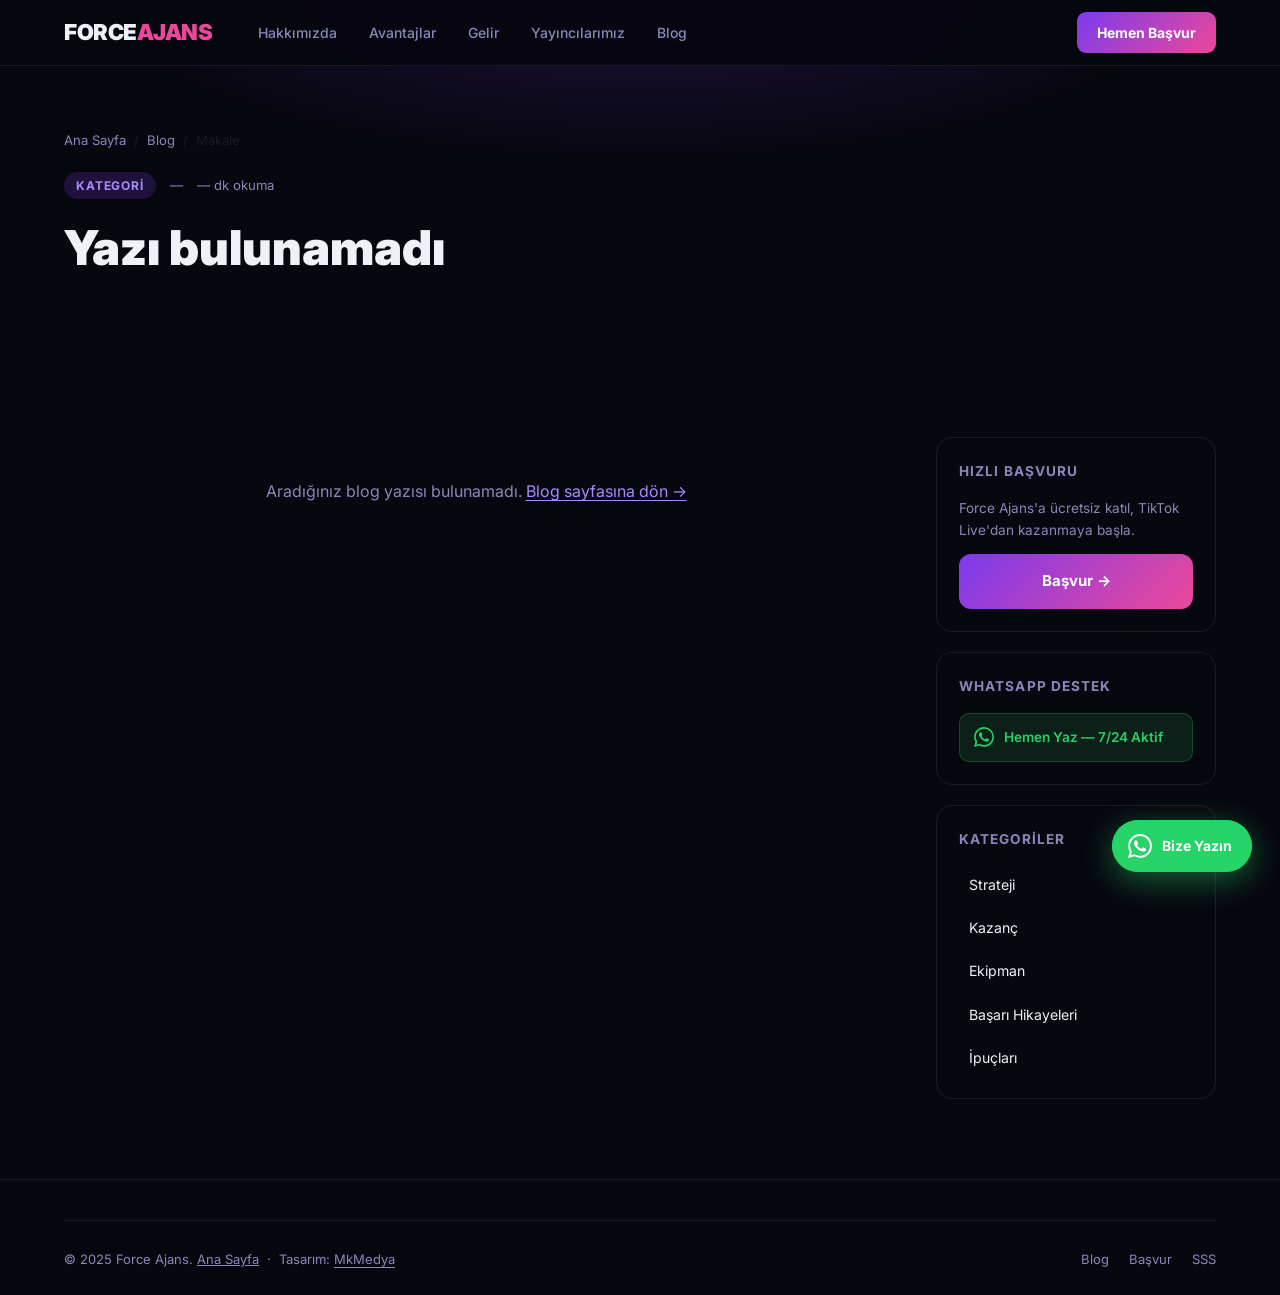
<file: blog-post.html>
<!DOCTYPE html>
<html lang="tr">
<head>
  <meta charset="UTF-8" />
  <meta name="viewport" content="width=device-width, initial-scale=1.0" />
  <title id="pageTitle">Blog Yazısı | Force Ajans</title>
  <meta name="description" id="pageDesc" content="TikTok Live yayıncılık rehberleri ve ipuçları. Force Ajans Blog." />
  <meta name="robots" content="index, follow" />
  <link rel="canonical" id="pageCanonical" href="https://www.forceajans.com/blog-post.html" />
  <meta property="og:title" id="ogTitle" content="Blog | Force Ajans" />
  <meta property="og:description" id="ogDesc" content="Force Ajans Blog" />
  <meta property="og:type" content="article" />
  <link rel="icon" type="image/svg+xml" href="data:image/svg+xml,<svg xmlns='http://www.w3.org/2000/svg' viewBox='0 0 100 100'><text y='.9em' font-size='90'>🔥</text></svg>" />
  <link rel="preconnect" href="https://fonts.googleapis.com" />
  <link href="https://fonts.googleapis.com/css2?family=Inter:wght@300;400;500;600;700;800;900&display=swap" rel="stylesheet" />
  <link rel="stylesheet" href="style.css" />
  <link rel="stylesheet" href="blog.css" />
  <script id="postJsonLd" type="application/ld+json">{}</script>
</head>
<body>

<nav class="navbar scrolled" id="navbar">
  <div class="nav-wrap">
    <a href="index.html" class="logo">FORCE<span>AJANS</span></a>
    <ul class="nav-links" id="navLinks">
      <li><a href="index.html#hakkimizda">Hakkımızda</a></li>
      <li><a href="index.html#avantajlar">Avantajlar</a></li>
      <li><a href="index.html#gelir">Gelir</a></li>
      <li><a href="index.html#yayincilarimiz">Yayıncılarımız</a></li>
      <li><a href="blog.html" class="active-nav">Blog</a></li>
    </ul>
    <div class="nav-actions">
      <a href="index.html#basvuru" class="btn-nav-primary">Hemen Başvur</a>
    </div>
    <button class="hamburger" id="hamburger"><span></span><span></span><span></span></button>
  </div>
</nav>

<!-- POST HERO -->
<div class="bpost-hero" id="postHero">
  <div class="container">
    <div class="bpost-breadcrumb">
      <a href="index.html">Ana Sayfa</a>
      <span>/</span>
      <a href="blog.html">Blog</a>
      <span>/</span>
      <span id="breadCat">Makale</span>
    </div>
    <div class="bpost-meta">
      <span class="bpost-cat" id="postCat">Kategori</span>
      <span class="bpost-date" id="postDate">—</span>
      <span class="bpost-read" id="postRead">— dk okuma</span>
    </div>
    <h1 id="postTitle">Yükleniyor...</h1>
    <p class="bpost-excerpt" id="postExcerpt"></p>
    <div class="bpost-cover" id="postCover"></div>
  </div>
</div>

<!-- POST BODY -->
<div class="bpost-body-wrap">
  <div class="container">
    <div class="bpost-layout">
      <div class="bpost-content" id="postContent">
        <div style="text-align:center;padding:60px 0;color:var(--muted)">Yükleniyor...</div>
      </div>

      <aside class="bpost-sidebar">
        <div class="bs-widget">
          <h4>Hızlı Başvuru</h4>
          <div class="bs-cta">
            <p>Force Ajans'a ücretsiz katıl, TikTok Live'dan kazanmaya başla.</p>
            <a href="index.html#basvuru" class="btn-primary" style="width:100%;justify-content:center;margin-top:12px">Başvur →</a>
          </div>
        </div>
        <div class="bs-widget">
          <h4>WhatsApp Destek</h4>
          <a href="https://wa.me/905467269962" class="bs-wa" target="_blank">
            <svg viewBox="0 0 24 24" fill="currentColor" width="20" height="20"><path d="M17.472 14.382c-.297-.149-1.758-.867-2.03-.967-.273-.099-.471-.148-.67.15-.197.297-.767.966-.94 1.164-.173.199-.347.223-.644.075-.297-.15-1.255-.463-2.39-1.475-.883-.788-1.48-1.761-1.653-2.059-.173-.297-.018-.458.13-.606.134-.133.298-.347.446-.52.149-.174.198-.298.298-.497.099-.198.05-.371-.025-.52-.075-.149-.669-1.612-.916-2.207-.242-.579-.487-.5-.669-.51-.173-.008-.371-.01-.57-.01-.198 0-.52.074-.792.372-.272.297-1.04 1.016-1.04 2.479 0 1.462 1.065 2.875 1.213 3.074.149.198 2.096 3.2 5.077 4.487.709.306 1.262.489 1.694.625.712.227 1.36.195 1.871.118.571-.085 1.758-.719 2.006-1.413.248-.694.248-1.289.173-1.413-.074-.124-.272-.198-.57-.347m-5.421 7.403h-.004a9.87 9.87 0 01-5.031-1.378l-.361-.214-3.741.982.998-3.648-.235-.374a9.86 9.86 0 01-1.51-5.26c.001-5.45 4.436-9.884 9.888-9.884 2.64 0 5.122 1.03 6.988 2.898a9.825 9.825 0 012.893 6.994c-.003 5.45-4.437 9.884-9.885 9.884m8.413-18.297A11.815 11.815 0 0012.05 0C5.495 0 .16 5.335.157 11.892c0 2.096.547 4.142 1.588 5.945L.057 24l6.305-1.654a11.882 11.882 0 005.683 1.448h.005c6.554 0 11.89-5.335 11.893-11.893a11.821 11.821 0 00-3.48-8.413z"/></svg>
            Hemen Yaz — 7/24 Aktif
          </a>
        </div>
        <div class="bs-widget">
          <h4>Kategoriler</h4>
          <ul class="bs-cat-list">
            <li><a href="blog.html?cat=Strateji">Strateji</a></li>
            <li><a href="blog.html?cat=Kazanç">Kazanç</a></li>
            <li><a href="blog.html?cat=Ekipman">Ekipman</a></li>
            <li><a href="blog.html?cat=Başarı Hikayesi">Başarı Hikayeleri</a></li>
            <li><a href="blog.html?cat=İpuçları">İpuçları</a></li>
          </ul>
        </div>
      </aside>
    </div>
  </div>
</div>

<!-- RELATED POSTS -->
<section class="bpost-related" id="relatedSection" style="display:none">
  <div class="container">
    <h2>İlgili Yazılar</h2>
    <div class="blog-grid" id="relatedGrid"></div>
  </div>
</section>

<!-- FOOTER -->
<footer class="footer" style="padding:40px 0 24px">
  <div class="container">
    <div class="footer-bottom">
      <p>© 2025 Force Ajans. <a href="index.html" style="color:var(--muted)">Ana Sayfa</a> &nbsp;·&nbsp; Tasarım: <a href="https://MkMedya.com" target="_blank" rel="noopener" style="color:var(--muted);text-decoration:underline;text-underline-offset:3px">MkMedya</a></p>
      <div class="footer-legal">
        <a href="blog.html">Blog</a>
        <a href="index.html#basvuru">Başvur</a>
        <a href="index.html#sss">SSS</a>
      </div>
    </div>
  </div>
</footer>

<a href="https://wa.me/905467269962?text=Merhaba%2C%20Force%20Ajans%20hakk%C4%B1nda%20bilgi%20almak%20istiyorum."
   class="wa-btn" target="_blank" rel="noopener" aria-label="WhatsApp">
  <svg viewBox="0 0 24 24" fill="currentColor" width="24" height="24"><path d="M17.472 14.382c-.297-.149-1.758-.867-2.03-.967-.273-.099-.471-.148-.67.15-.197.297-.767.966-.94 1.164-.173.199-.347.223-.644.075-.297-.15-1.255-.463-2.39-1.475-.883-.788-1.48-1.761-1.653-2.059-.173-.297-.018-.458.13-.606.134-.133.298-.347.446-.52.149-.174.198-.298.298-.497.099-.198.05-.371-.025-.52-.075-.149-.669-1.612-.916-2.207-.242-.579-.487-.5-.669-.51-.173-.008-.371-.01-.57-.01-.198 0-.52.074-.792.372-.272.297-1.04 1.016-1.04 2.479 0 1.462 1.065 2.875 1.213 3.074.149.198 2.096 3.2 5.077 4.487.709.306 1.262.489 1.694.625.712.227 1.36.195 1.871.118.571-.085 1.758-.719 2.006-1.413.248-.694.248-1.289.173-1.413-.074-.124-.272-.198-.57-.347m-5.421 7.403h-.004a9.87 9.87 0 01-5.031-1.378l-.361-.214-3.741.982.998-3.648-.235-.374a9.86 9.86 0 01-1.51-5.26c.001-5.45 4.436-9.884 9.888-9.884 2.64 0 5.122 1.03 6.988 2.898a9.825 9.825 0 012.893 6.994c-.003 5.45-4.437 9.884-9.885 9.884m8.413-18.297A11.815 11.815 0 0012.05 0C5.495 0 .16 5.335.157 11.892c0 2.096.547 4.142 1.588 5.945L.057 24l6.305-1.654a11.882 11.882 0 005.683 1.448h.005c6.554 0 11.89-5.335 11.893-11.893a11.821 11.821 0 00-3.48-8.413z"/></svg>
  <span class="wa-label">Bize Yazın</span>
  <span class="wa-pulse"></span>
</a>

<script>
/* ── Hamburger ── */
const hamburger = document.getElementById('hamburger');
const navLinks  = document.getElementById('navLinks');
if (hamburger && navLinks) {
  hamburger.addEventListener('click', () => {
    navLinks.classList.toggle('open');
    document.body.style.overflow = navLinks.classList.contains('open') ? 'hidden' : '';
  });
}

function formatDate(d) {
  if (!d) return '—';
  return new Date(d).toLocaleDateString('tr-TR', { day:'numeric', month:'long', year:'numeric' });
}

function getSlug() {
  return new URLSearchParams(window.location.search).get('slug') || '';
}

function buildGradient(post) {
  const colors = { 'Strateji':'linear-gradient(135deg,#7c3aed,#4f46e5)', 'Kazanç':'linear-gradient(135deg,#ec4899,#f59e0b)', 'Ekipman':'linear-gradient(135deg,#0ea5e9,#7c3aed)', 'Başarı Hikayesi':'linear-gradient(135deg,#f59e0b,#ec4899)', 'İpuçları':'linear-gradient(135deg,#10b981,#0ea5e9)' };
  return post.cover_color || post.coverColor || colors[post.category] || 'linear-gradient(135deg,#7c3aed,#ec4899)';
}

function renderRelated(posts, current) {
  const related = posts.filter(p => p.id !== current.id && p.category === current.category).slice(0, 4);
  if (!related.length) return;
  const section = document.getElementById('relatedSection');
  const grid    = document.getElementById('relatedGrid');
  section.style.display = 'block';
  grid.innerHTML = related.map(p => {
    const imgHtml = p.cover_image || p.coverImage
      ? `<img src="${p.cover_image||p.coverImage}" alt="${p.title}" loading="lazy" />`
      : `<div class="blog-card-img-placeholder" style="background:${buildGradient(p)}">${p.emoji||'📝'}</div>`;
    return `<article class="blog-card" onclick="window.location.href='blog-post.html?slug=${p.slug}'">
      <div class="blog-card-img">${imgHtml}</div>
      <div class="blog-card-body">
        <div class="blog-card-meta">
          <span class="blog-card-cat">${p.category}</span>
          <span class="blog-card-date">${formatDate(p.published_date||p.date)}</span>
        </div>
        <h3>${p.title}</h3>
        <p>${p.excerpt}</p>
        <a href="blog-post.html?slug=${p.slug}" class="blog-card-link" onclick="event.stopPropagation()">Devamını Oku →</a>
      </div>
    </article>`;
  }).join('');
}

document.addEventListener('DOMContentLoaded', async () => {
  const slug = getSlug();

  // Slug ile doğrudan tek yazıyı çek
  let post = null;
  try {
    const res  = await fetch(`api/blog.php?slug=${encodeURIComponent(slug)}`);
    const data = await res.json();
    if (!data.error) post = data;
  } catch(e) {}

  if (!post) {
    document.getElementById('postTitle').textContent = 'Yazı bulunamadı';
    document.getElementById('postContent').innerHTML = '<p style="color:var(--muted);text-align:center;padding:40px 0">Aradığınız blog yazısı bulunamadı. <a href="blog.html" style="color:#a78bfa">Blog sayfasına dön →</a></p>';
    return;
  }

  const postDate = post.published_date || post.date || '';

  /* Meta */
  document.getElementById('pageTitle').textContent  = `${post.title} | Force Ajans`;
  document.getElementById('pageDesc').content       = post.excerpt;
  document.getElementById('ogTitle').content        = post.title;
  document.getElementById('ogDesc').content         = post.excerpt;
  document.getElementById('pageCanonical').href     = `https://www.forceajans.com/blog-post.html?slug=${post.slug}`;

  /* JSON-LD */
  document.getElementById('postJsonLd').textContent = JSON.stringify({
    "@context":"https://schema.org", "@type":"BlogPosting",
    "headline": post.title, "description": post.excerpt,
    "datePublished": postDate,
    "author":    { "@type":"Organization", "name":"Force Ajans" },
    "publisher": { "@type":"Organization", "name":"Force Ajans", "url":"https://www.forceajans.com" },
    "url": `https://www.forceajans.com/blog-post.html?slug=${post.slug}`,
    "articleSection": post.category
  });

  /* Hero */
  document.getElementById('breadCat').textContent    = post.category;
  document.getElementById('postCat').textContent     = post.category;
  document.getElementById('postDate').textContent    = formatDate(postDate);
  document.getElementById('postRead').textContent    = `${post.read_time || post.readTime || '5 dk'} okuma`;
  document.getElementById('postTitle').textContent   = post.title;
  document.getElementById('postExcerpt').textContent = post.excerpt;

  const coverEl = document.getElementById('postCover');
  const coverImg = post.cover_image || post.coverImage;
  coverEl.innerHTML = coverImg
    ? `<img src="${coverImg}" alt="${post.title}" />`
    : `<div class="bpost-cover-placeholder" style="background:${buildGradient(post)}">${post.emoji || '📝'}</div>`;

  /* Content */
  document.getElementById('postContent').innerHTML = post.content || '';

  /* İlgili yazılar */
  try {
    const res   = await fetch('api/blog.php');
    const posts = await res.json();
    if (Array.isArray(posts)) renderRelated(posts, post);
  } catch(e) {}
});
</script>
</body>
</html>
</file>
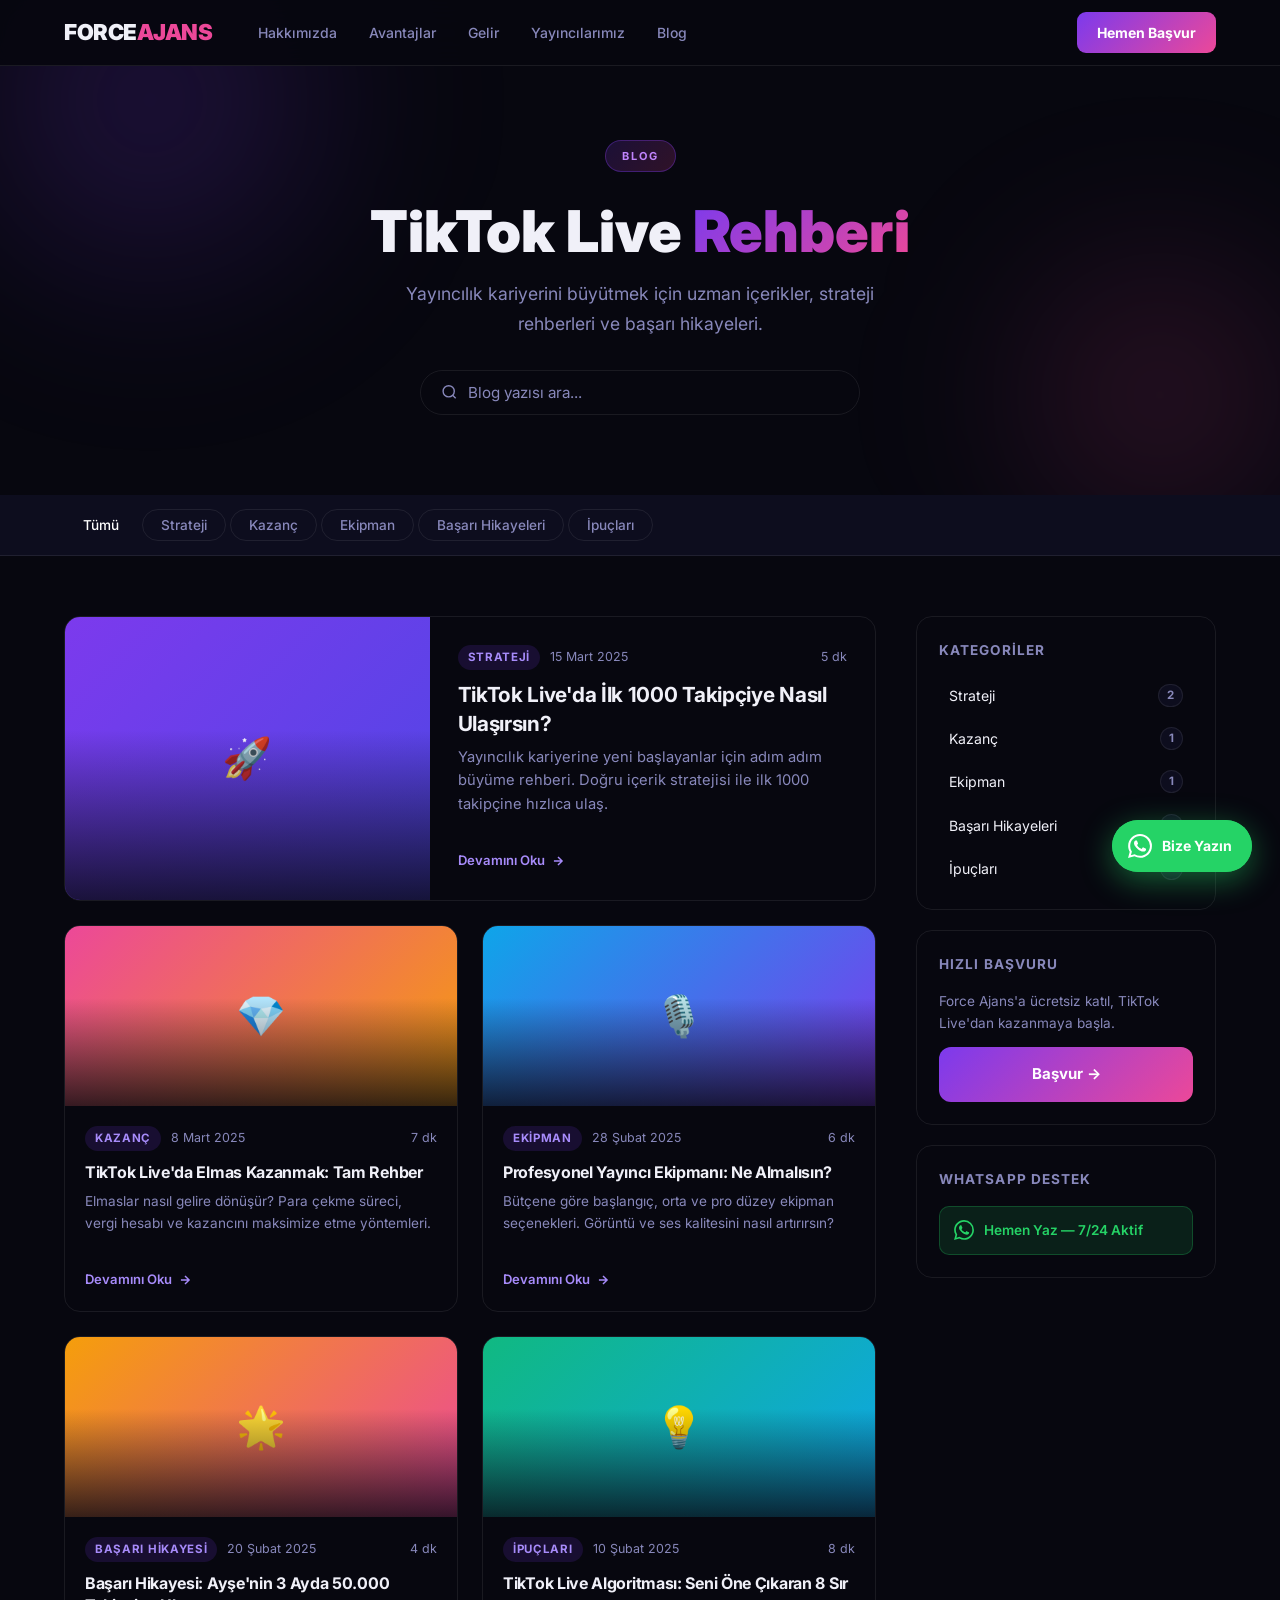
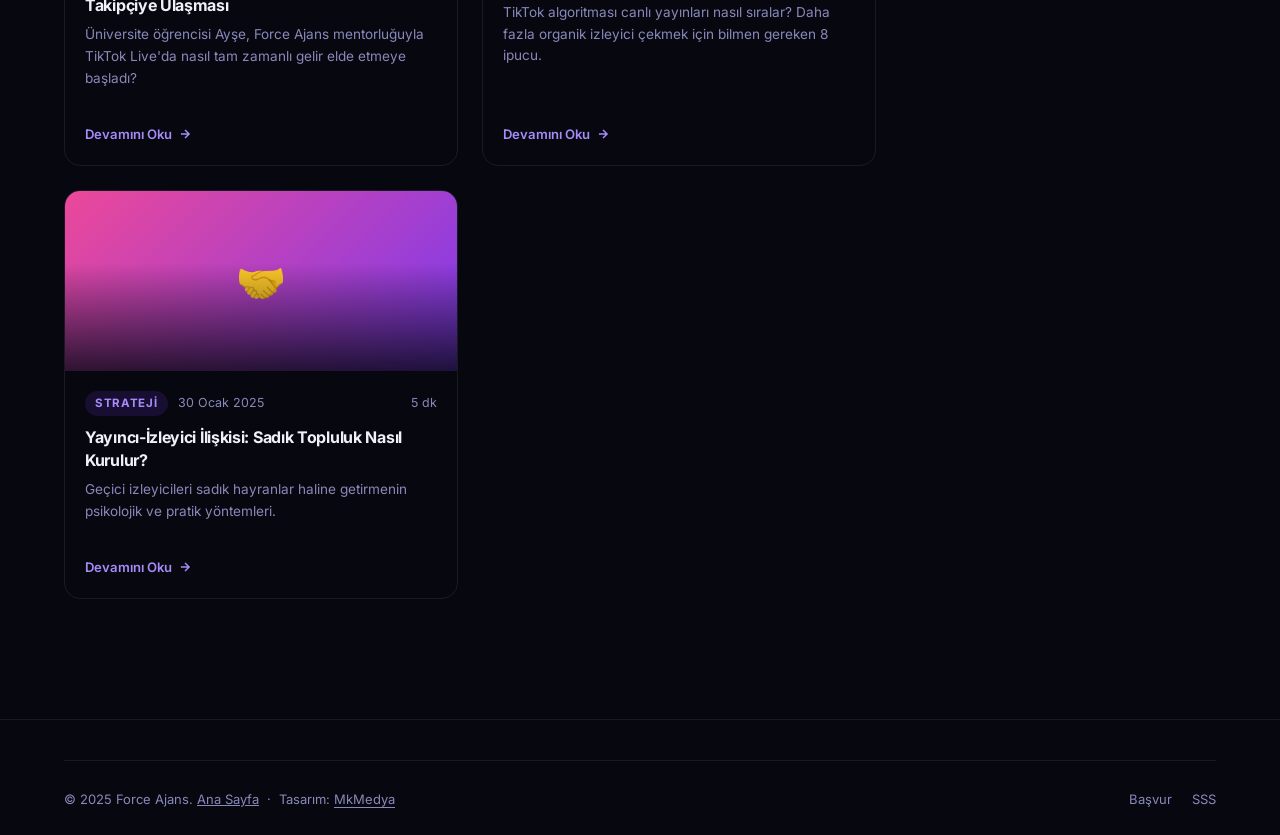
<file: blog.html>
<!DOCTYPE html>
<html lang="tr">
<head>
  <meta charset="UTF-8" />
  <meta name="viewport" content="width=device-width, initial-scale=1.0" />
  <title>Blog — TikTok Live Rehberi | Force Ajans</title>
  <meta name="description" content="TikTok Live yayıncılık rehberleri, kazanç ipuçları, ekipman tavsiyeleri ve başarı hikayeleri. Force Ajans blogu." />
  <meta name="robots" content="index, follow" />
  <link rel="canonical" href="https://www.forceajans.com/blog.html" />
  <meta property="og:title" content="Blog — TikTok Live Rehberi | Force Ajans" />
  <meta property="og:description" content="TikTok Live yayıncılık rehberleri, kazanç ipuçları ve başarı hikayeleri." />
  <meta property="og:type" content="website" />
  <link rel="icon" type="image/svg+xml" href="data:image/svg+xml,<svg xmlns='http://www.w3.org/2000/svg' viewBox='0 0 100 100'><text y='.9em' font-size='90'>🔥</text></svg>" />
  <link rel="preconnect" href="https://fonts.googleapis.com" />
  <link href="https://fonts.googleapis.com/css2?family=Inter:wght@300;400;500;600;700;800;900&display=swap" rel="stylesheet" />
  <link rel="stylesheet" href="style.css" />
  <link rel="stylesheet" href="blog.css" />
  <script type="application/ld+json">
  {
    "@context": "https://schema.org",
    "@type": "Blog",
    "name": "Force Ajans Blog",
    "url": "https://www.forceajans.com/blog.html",
    "description": "TikTok Live yayıncılık rehberleri ve ipuçları",
    "publisher": {
      "@type": "Organization",
      "name": "Force Ajans",
      "url": "https://www.forceajans.com"
    }
  }
  </script>
</head>
<body>

<nav class="navbar scrolled" id="navbar">
  <div class="nav-wrap">
    <a href="index.html" class="logo">FORCE<span>AJANS</span></a>
    <ul class="nav-links" id="navLinks">
      <li><a href="index.html#hakkimizda">Hakkımızda</a></li>
      <li><a href="index.html#avantajlar">Avantajlar</a></li>
      <li><a href="index.html#gelir">Gelir</a></li>
      <li><a href="index.html#yayincilarimiz">Yayıncılarımız</a></li>
      <li><a href="blog.html" class="active-nav">Blog</a></li>
    </ul>
    <div class="nav-actions">
      <a href="index.html#basvuru" class="btn-nav-primary">Hemen Başvur</a>
    </div>
    <button class="hamburger" id="hamburger"><span></span><span></span><span></span></button>
  </div>
</nav>

<!-- HERO -->
<div class="blog-hero">
  <div class="blog-hero-orb bho1"></div>
  <div class="blog-hero-orb bho2"></div>
  <div class="container">
    <div class="blog-hero-inner">
      <div class="sec-tag">Blog</div>
      <h1>TikTok Live <span class="grad">Rehberi</span></h1>
      <p>Yayıncılık kariyerini büyütmek için uzman içerikler, strateji rehberleri ve başarı hikayeleri.</p>
      <div class="blog-search">
        <svg width="18" height="18" viewBox="0 0 24 24" fill="none" stroke="currentColor" stroke-width="2"><circle cx="11" cy="11" r="8"/><path d="m21 21-4.35-4.35"/></svg>
        <input type="text" id="searchInput" placeholder="Blog yazısı ara..." />
      </div>
    </div>
  </div>
</div>

<!-- CATEGORIES -->
<div class="blog-cats-bar">
  <div class="container">
    <div class="blog-cats" id="blogCats">
      <button class="bcat active" data-cat="all">Tümü</button>
      <button class="bcat" data-cat="Strateji">Strateji</button>
      <button class="bcat" data-cat="Kazanç">Kazanç</button>
      <button class="bcat" data-cat="Ekipman">Ekipman</button>
      <button class="bcat" data-cat="Başarı Hikayesi">Başarı Hikayeleri</button>
      <button class="bcat" data-cat="İpuçları">İpuçları</button>
    </div>
  </div>
</div>

<!-- POSTS GRID -->
<section class="blog-main">
  <div class="container">
    <div class="blog-layout">
      <div class="blog-posts">
        <div class="blog-grid" id="blogPostsGrid">
          <!-- JS ile doldurulur -->
          <div class="blog-loading">Yazılar yükleniyor...</div>
        </div>
        <div class="blog-no-result" id="blogNoResult" style="display:none">
          <span>🔍</span>
          <p>Arama kriterinize uygun yazı bulunamadı.</p>
        </div>
      </div>

      <!-- SIDEBAR -->
      <aside class="blog-sidebar">
        <div class="bs-widget">
          <h4>Kategoriler</h4>
          <ul class="bs-cat-list" id="bsSideCats">
            <li><a href="#" data-cat="Strateji">Strateji <span>0</span></a></li>
            <li><a href="#" data-cat="Kazanç">Kazanç <span>0</span></a></li>
            <li><a href="#" data-cat="Ekipman">Ekipman <span>0</span></a></li>
            <li><a href="#" data-cat="Başarı Hikayesi">Başarı Hikayeleri <span>0</span></a></li>
            <li><a href="#" data-cat="İpuçları">İpuçları <span>0</span></a></li>
          </ul>
        </div>
        <div class="bs-widget">
          <h4>Hızlı Başvuru</h4>
          <div class="bs-cta">
            <p>Force Ajans'a ücretsiz katıl, TikTok Live'dan kazanmaya başla.</p>
            <a href="index.html#basvuru" class="btn-primary" style="width:100%;justify-content:center;margin-top:12px">Başvur →</a>
          </div>
        </div>
        <div class="bs-widget">
          <h4>WhatsApp Destek</h4>
          <a href="https://wa.me/905550000000" class="bs-wa" target="_blank">
            <svg viewBox="0 0 24 24" fill="currentColor" width="20" height="20"><path d="M17.472 14.382c-.297-.149-1.758-.867-2.03-.967-.273-.099-.471-.148-.67.15-.197.297-.767.966-.94 1.164-.173.199-.347.223-.644.075-.297-.15-1.255-.463-2.39-1.475-.883-.788-1.48-1.761-1.653-2.059-.173-.297-.018-.458.13-.606.134-.133.298-.347.446-.52.149-.174.198-.298.298-.497.099-.198.05-.371-.025-.52-.075-.149-.669-1.612-.916-2.207-.242-.579-.487-.5-.669-.51-.173-.008-.371-.01-.57-.01-.198 0-.52.074-.792.372-.272.297-1.04 1.016-1.04 2.479 0 1.462 1.065 2.875 1.213 3.074.149.198 2.096 3.2 5.077 4.487.709.306 1.262.489 1.694.625.712.227 1.36.195 1.871.118.571-.085 1.758-.719 2.006-1.413.248-.694.248-1.289.173-1.413-.074-.124-.272-.198-.57-.347m-5.421 7.403h-.004a9.87 9.87 0 01-5.031-1.378l-.361-.214-3.741.982.998-3.648-.235-.374a9.86 9.86 0 01-1.51-5.26c.001-5.45 4.436-9.884 9.888-9.884 2.64 0 5.122 1.03 6.988 2.898a9.825 9.825 0 012.893 6.994c-.003 5.45-4.437 9.884-9.885 9.884m8.413-18.297A11.815 11.815 0 0012.05 0C5.495 0 .16 5.335.157 11.892c0 2.096.547 4.142 1.588 5.945L.057 24l6.305-1.654a11.882 11.882 0 005.683 1.448h.005c6.554 0 11.89-5.335 11.893-11.893a11.821 11.821 0 00-3.48-8.413z"/></svg>
            Hemen Yaz — 7/24 Aktif
          </a>
        </div>
      </aside>
    </div>
  </div>
</section>

<!-- FOOTER mini -->
<footer class="footer" style="padding:40px 0 24px">
  <div class="container">
    <div class="footer-bottom">
      <p>© 2025 Force Ajans. <a href="index.html" style="color:var(--muted)">Ana Sayfa</a> &nbsp;·&nbsp; Tasarım: <a href="https://MkMedya.com" target="_blank" rel="noopener" style="color:var(--muted);text-decoration:underline;text-underline-offset:3px">MkMedya</a></p>
      <div class="footer-legal">
        <a href="index.html#basvuru">Başvur</a>
        <a href="index.html#sss">SSS</a>
      </div>
    </div>
  </div>
</footer>

<a href="https://wa.me/905550000000?text=Merhaba%2C%20Force%20Ajans%20hakk%C4%B1nda%20bilgi%20almak%20istiyorum."
   class="wa-btn" target="_blank" rel="noopener" aria-label="WhatsApp">
  <svg viewBox="0 0 24 24" fill="currentColor" width="24" height="24"><path d="M17.472 14.382c-.297-.149-1.758-.867-2.03-.967-.273-.099-.471-.148-.67.15-.197.297-.767.966-.94 1.164-.173.199-.347.223-.644.075-.297-.15-1.255-.463-2.39-1.475-.883-.788-1.48-1.761-1.653-2.059-.173-.297-.018-.458.13-.606.134-.133.298-.347.446-.52.149-.174.198-.298.298-.497.099-.198.05-.371-.025-.52-.075-.149-.669-1.612-.916-2.207-.242-.579-.487-.5-.669-.51-.173-.008-.371-.01-.57-.01-.198 0-.52.074-.792.372-.272.297-1.04 1.016-1.04 2.479 0 1.462 1.065 2.875 1.213 3.074.149.198 2.096 3.2 5.077 4.487.709.306 1.262.489 1.694.625.712.227 1.36.195 1.871.118.571-.085 1.758-.719 2.006-1.413.248-.694.248-1.289.173-1.413-.074-.124-.272-.198-.57-.347m-5.421 7.403h-.004a9.87 9.87 0 01-5.031-1.378l-.361-.214-3.741.982.998-3.648-.235-.374a9.86 9.86 0 01-1.51-5.26c.001-5.45 4.436-9.884 9.888-9.884 2.64 0 5.122 1.03 6.988 2.898a9.825 9.825 0 012.893 6.994c-.003 5.45-4.437 9.884-9.885 9.884m8.413-18.297A11.815 11.815 0 0012.05 0C5.495 0 .16 5.335.157 11.892c0 2.096.547 4.142 1.588 5.945L.057 24l6.305-1.654a11.882 11.882 0 005.683 1.448h.005c6.554 0 11.89-5.335 11.893-11.893a11.821 11.821 0 00-3.48-8.413z"/></svg>
  <span class="wa-label">Bize Yazın</span>
  <span class="wa-pulse"></span>
</a>

<script src="blog.js"></script>
</body>
</html>
</file>
<file: style.css>
/* ═══════════════════ RESET & BASE ═══════════════════ */
*, *::before, *::after { box-sizing: border-box; margin: 0; padding: 0; }

:root {
  --purple: #7c3aed;
  --pink: #ec4899;
  --red: #fe2c55;
  --cyan: #22d3ee;
  --green: #22c55e;
  --bg: #07070f;
  --bg2: #0d0d1e;
  --bg3: #12122a;
  --surface: rgba(255,255,255,0.04);
  --surface2: rgba(255,255,255,0.07);
  --border: rgba(255,255,255,0.08);
  --border2: rgba(255,255,255,0.13);
  --text: #f0f0f8;
  --muted: #8888bb;
  --radius: 18px;
  --radius-sm: 10px;
}

html { scroll-behavior: smooth; }

body {
  font-family: 'Inter', sans-serif;
  background: var(--bg);
  color: var(--text);
  line-height: 1.65;
  overflow-x: hidden;
}

.container { max-width: 1200px; margin: 0 auto; padding: 0 24px; }

/* ═══════════════════ TYPOGRAPHY HELPERS ═══════════════════ */
.grad {
  background: linear-gradient(135deg, var(--purple), var(--pink));
  -webkit-background-clip: text;
  -webkit-text-fill-color: transparent;
  background-clip: text;
}

.sec-tag {
  display: inline-block;
  background: linear-gradient(135deg, rgba(124,58,237,.18), rgba(236,72,153,.18));
  border: 1px solid rgba(124,58,237,.35);
  color: #c084fc;
  font-size: 11px;
  font-weight: 700;
  letter-spacing: 2px;
  text-transform: uppercase;
  padding: 6px 16px;
  border-radius: 50px;
  margin-bottom: 16px;
}

.sec-header { text-align: center; margin-bottom: 64px; }
.sec-header h2 { font-size: clamp(30px, 4vw, 50px); font-weight: 900; letter-spacing: -1.5px; margin-bottom: 16px; }
.sec-header p { color: var(--muted); font-size: 17px; max-width: 580px; margin: 0 auto; }

section { padding: 110px 0; }

/* ═══════════════════ BUTTONS ═══════════════════ */
.btn-primary {
  display: inline-flex;
  align-items: center;
  gap: 10px;
  padding: 15px 30px;
  background: linear-gradient(135deg, var(--purple), var(--pink));
  color: #fff;
  font-size: 15px;
  font-weight: 700;
  border-radius: 12px;
  text-decoration: none;
  border: none;
  cursor: pointer;
  transition: all .25s;
}
.btn-primary:hover {
  transform: translateY(-2px);
  box-shadow: 0 12px 40px rgba(124,58,237,.45);
}

.btn-outline {
  display: inline-flex;
  align-items: center;
  gap: 10px;
  padding: 15px 30px;
  background: transparent;
  color: var(--text);
  font-size: 15px;
  font-weight: 600;
  border-radius: 12px;
  text-decoration: none;
  border: 1.5px solid var(--border2);
  transition: all .25s;
}
.btn-outline:hover { background: var(--surface2); border-color: rgba(255,255,255,.25); }

/* ═══════════════════ NAVBAR ═══════════════════ */
.navbar {
  position: fixed;
  top: 0; left: 0; right: 0;
  z-index: 1000;
  padding: 18px 0;
  transition: all .3s;
}
.navbar.scrolled {
  background: rgba(7,7,15,.94);
  backdrop-filter: blur(24px);
  border-bottom: 1px solid var(--border);
  padding: 12px 0;
}

.nav-wrap {
  max-width: 1200px;
  margin: 0 auto;
  padding: 0 24px;
  display: flex;
  align-items: center;
  gap: 32px;
}

.logo {
  font-size: 22px;
  font-weight: 900;
  letter-spacing: -0.5px;
  text-decoration: none;
  color: var(--text);
  flex-shrink: 0;
}
.logo span { color: var(--pink); }
.footer-logo { font-size: 26px; }

.nav-links {
  display: flex;
  list-style: none;
  gap: 4px;
  flex: 1;
}
.nav-links a {
  color: var(--muted);
  text-decoration: none;
  font-size: 14px;
  font-weight: 500;
  padding: 8px 14px;
  border-radius: 8px;
  transition: all .2s;
  display: block;
}
.nav-links a:hover { color: var(--text); background: var(--surface); }

.nav-actions { display: flex; gap: 10px; align-items: center; flex-shrink: 0; }

.btn-nav-ghost {
  padding: 9px 18px;
  border: 1.5px solid var(--border2);
  border-radius: 9px;
  color: var(--muted);
  text-decoration: none;
  font-size: 14px;
  font-weight: 600;
  transition: all .2s;
}
.btn-nav-ghost:hover { color: var(--text); border-color: rgba(255,255,255,.2); }

.btn-nav-primary {
  padding: 9px 20px;
  background: linear-gradient(135deg, var(--purple), var(--pink));
  border-radius: 9px;
  color: white;
  text-decoration: none;
  font-size: 14px;
  font-weight: 700;
  transition: all .2s;
}
.btn-nav-primary:hover { transform: translateY(-1px); box-shadow: 0 6px 24px rgba(124,58,237,.4); }

.hamburger {
  display: none;
  flex-direction: column;
  gap: 5px;
  background: none;
  border: none;
  cursor: pointer;
  padding: 8px;
  margin-left: auto;
}
.hamburger span {
  display: block;
  width: 24px; height: 2px;
  background: var(--text);
  border-radius: 2px;
  transition: all .3s;
}

/* ═══════════════════ HERO ═══════════════════ */
.hero {
  min-height: 100vh;
  position: relative;
  display: flex;
  flex-direction: column;
  justify-content: center;
  overflow: hidden;
  padding: 120px 24px 60px;
}


.hero-noise {
  position: absolute;
  inset: 0;
  background-image: url("data:image/svg+xml,%3Csvg viewBox='0 0 256 256' xmlns='http://www.w3.org/2000/svg'%3E%3Cfilter id='n'%3E%3CfeTurbulence type='fractalNoise' baseFrequency='0.9' numOctaves='4' stitchTiles='stitch'/%3E%3C/filter%3E%3Crect width='100%25' height='100%25' filter='url(%23n)' opacity='0.04'/%3E%3C/svg%3E");
  pointer-events: none;
  z-index: 0;
}

.hero-orbs { position: absolute; inset: 0; pointer-events: none; z-index: 0; }
.orb {
  position: absolute;
  border-radius: 50%;
  filter: blur(100px);
}
.o1 { width: 600px; height: 600px; background: radial-gradient(circle, rgba(124,58,237,.5), transparent 70%); top: -150px; right: -100px; animation: drift 12s ease-in-out infinite; }
.o2 { width: 400px; height: 400px; background: radial-gradient(circle, rgba(236,72,153,.4), transparent 70%); bottom: -50px; left: -80px; animation: drift 16s ease-in-out infinite reverse; }
.o3 { width: 300px; height: 300px; background: radial-gradient(circle, rgba(34,211,238,.25), transparent 70%); top: 40%; left: 35%; animation: drift 10s ease-in-out infinite 3s; }

@keyframes drift {
  0%,100% { transform: translate(0,0) scale(1); }
  33% { transform: translate(30px,-20px) scale(1.05); }
  66% { transform: translate(-20px,30px) scale(.95); }
}

.hero-inner {
  max-width: 1200px;
  margin: 0 auto;
  width: 100%;
  display: grid;
  grid-template-columns: 1fr 1fr;
  gap: 60px;
  align-items: center;
  position: relative;
  z-index: 1;
}

.hero-tag {
  display: inline-flex;
  align-items: center;
  gap: 10px;
  background: rgba(124,58,237,.15);
  border: 1px solid rgba(124,58,237,.35);
  color: #c084fc;
  font-size: 13px;
  font-weight: 600;
  padding: 8px 18px;
  border-radius: 50px;
  margin-bottom: 28px;
}
.tag-dot {
  width: 8px; height: 8px;
  background: var(--green);
  border-radius: 50%;
  animation: blink 1.8s ease-in-out infinite;
}
@keyframes blink { 0%,100%{opacity:1;} 50%{opacity:.3;} }

.hero-left h1 {
  font-size: clamp(38px, 5vw, 66px);
  font-weight: 900;
  letter-spacing: -2px;
  line-height: 1.08;
  margin-bottom: 22px;
}

.hero-sub {
  color: var(--muted);
  font-size: 17px;
  line-height: 1.75;
  margin-bottom: 36px;
  max-width: 500px;
}

.hero-btns { display: flex; gap: 14px; flex-wrap: wrap; margin-bottom: 36px; }

.hero-trust { display: flex; flex-direction: column; gap: 10px; }
.trust-item {
  display: flex;
  align-items: center;
  gap: 10px;
  font-size: 14px;
  color: var(--muted);
}

/* ── Dashboard Card ── */
.hero-right { position: relative; }

.dashboard-card {
  background: rgba(255,255,255,.04);
  border: 1px solid var(--border2);
  border-radius: 20px;
  padding: 24px;
  backdrop-filter: blur(20px);
  position: relative;
  z-index: 2;
}

.dash-header {
  display: flex;
  justify-content: space-between;
  align-items: center;
  margin-bottom: 20px;
}
.dash-logo { font-size: 16px; font-weight: 800; }
.dash-logo span { color: var(--pink); }
.dash-live {
  display: flex;
  align-items: center;
  gap: 6px;
  background: rgba(254,44,85,.15);
  border: 1px solid rgba(254,44,85,.35);
  color: var(--red);
  font-size: 12px;
  font-weight: 700;
  padding: 4px 12px;
  border-radius: 50px;
}
.live-dot {
  width: 7px; height: 7px;
  background: var(--red);
  border-radius: 50%;
  animation: blink 1.2s infinite;
}

.dash-stats-row {
  display: grid;
  grid-template-columns: repeat(3,1fr);
  gap: 12px;
  margin-bottom: 20px;
}
.dash-stat {
  background: var(--surface2);
  border-radius: 12px;
  padding: 12px 14px;
  border: 1px solid var(--border);
}
.dash-stat.up { border-color: rgba(34,197,94,.25); background: rgba(34,197,94,.06); }
.ds-num { display: block; font-size: 20px; font-weight: 800; margin-bottom: 4px; }
.ds-label { font-size: 11px; color: var(--muted); }

/* Chart */
.dash-chart { margin-bottom: 20px; }
.chart-bars {
  display: flex;
  align-items: flex-end;
  gap: 6px;
  height: 80px;
  margin-bottom: 8px;
}
.bar {
  flex: 1;
  background: rgba(124,58,237,.2);
  border-radius: 5px 5px 0 0;
  height: var(--h);
  position: relative;
  transition: all .3s;
  display: flex;
  align-items: flex-end;
  justify-content: center;
  padding-bottom: 0;
}
.bar.active { background: linear-gradient(180deg, var(--purple), var(--pink)); }
.bar span {
  position: absolute;
  bottom: -18px;
  font-size: 9px;
  color: var(--muted);
  white-space: nowrap;
}
.chart-label { font-size: 11px; color: var(--muted); margin-top: 22px; }

.dash-activities { display: flex; flex-direction: column; gap: 8px; }
.activity {
  display: flex;
  align-items: center;
  gap: 10px;
  background: var(--surface);
  border-radius: 10px;
  padding: 10px 12px;
  font-size: 12px;
}
.act-icon { font-size: 16px; flex-shrink: 0; }
.act-text { flex: 1; color: var(--muted); }
.act-text strong { color: var(--text); }
.act-time { color: var(--muted); font-size: 11px; flex-shrink: 0; }

/* ── Phone Float ── */
.phone-float {
  position: absolute;
  top: -30px; right: -40px;
  z-index: 3;
  animation: float 5s ease-in-out infinite;
}
@keyframes float { 0%,100%{transform:translateY(0);} 50%{transform:translateY(-14px);} }

.phone-body {
  width: 150px; height: 300px;
  background: linear-gradient(145deg, #1a1033, #0d0a1f);
  border-radius: 28px;
  border: 2px solid rgba(255,255,255,.12);
  padding: 6px;
  box-shadow: 0 30px 70px rgba(0,0,0,.6);
}
.pscreen {
  background: linear-gradient(180deg, #0a0612, #1a0a1a);
  border-radius: 22px;
  height: 100%;
  position: relative;
  overflow: hidden;
  display: flex;
  flex-direction: column;
  align-items: center;
  padding-top: 60px;
}
.plive {
  position: absolute;
  top: 12px; left: 10px;
  background: var(--red);
  color: white;
  font-size: 9px;
  font-weight: 800;
  padding: 3px 8px;
  border-radius: 4px;
  animation: blink 1.5s infinite;
}
.pview {
  position: absolute;
  top: 12px; right: 8px;
  background: rgba(0,0,0,.6);
  color: white;
  font-size: 9px;
  padding: 3px 7px;
  border-radius: 5px;
}
.pavatar {
  width: 60px; height: 60px;
  background: linear-gradient(135deg, var(--purple), var(--pink));
  border-radius: 50%;
  border: 2.5px solid white;
  margin-bottom: 8px;
}

.pgifts {
  position: absolute;
  bottom: 40px; left: 8px;
  display: flex;
  flex-direction: column;
  gap: 5px;
}
.pg {
  background: rgba(255,255,255,.12);
  backdrop-filter: blur(8px);
  color: white;
  font-size: 9px;
  padding: 4px 8px;
  border-radius: 12px;
  animation: giftPop 4s ease-in-out infinite;
}
.pg1{animation-delay:0s;} .pg2{animation-delay:1.3s;} .pg3{animation-delay:2.6s;}
@keyframes giftPop {
  0%{opacity:0;transform:translateY(10px);}
  15%,75%{opacity:1;transform:translateY(0);}
  100%{opacity:0;transform:translateY(-20px);}
}

/* Hero scroll hint */
.hero-scroll {
  position: absolute;
  bottom: 30px; left: 50%;
  transform: translateX(-50%);
  display: flex;
  flex-direction: column;
  align-items: center;
  gap: 8px;
  z-index: 1;
}
.scroll-line {
  width: 1px; height: 40px;
  background: linear-gradient(180deg, transparent, rgba(255,255,255,.3));
  animation: scrollAnim 2s ease-in-out infinite;
}
@keyframes scrollAnim { 0%,100%{opacity:.3;} 50%{opacity:1;} }
.hero-scroll span { font-size: 11px; color: var(--muted); letter-spacing: 1px; }

/* ═══════════════════ MARQUEE ═══════════════════ */
.marquee-wrap {
  overflow: hidden;
  background: linear-gradient(135deg, var(--purple), var(--pink));
  padding: 14px 0;
}
.marquee-track {
  display: flex;
  gap: 0;
  animation: marquee 28s linear infinite;
  white-space: nowrap;
}
.marquee-track span {
  font-size: 12px;
  font-weight: 800;
  letter-spacing: 2px;
  color: rgba(255,255,255,.9);
  padding: 0 28px;
}
.marquee-track .sep { color: rgba(255,255,255,.5); padding: 0 0; }
@keyframes marquee { 0%{transform:translateX(0);} 100%{transform:translateX(-50%);} }

/* ═══════════════════ METRICS ═══════════════════ */
.metrics { padding: 60px 0; background: var(--bg2); }

.metrics-grid {
  display: grid;
  grid-template-columns: repeat(4,1fr);
  gap: 1px;
  background: var(--border);
  border: 1px solid var(--border);
  border-radius: var(--radius);
  overflow: hidden;
}

.metric-card {
  background: var(--bg2);
  padding: 32px 24px;
  display: flex;
  align-items: center;
  gap: 16px;
  transition: background .3s;
}
.metric-card:hover { background: var(--bg3); }
.metric-icon { font-size: 36px; }
.metric-body { display: flex; flex-direction: column; }
.metric-num { font-size: 30px; font-weight: 900; line-height: 1; }
.metric-label { font-size: 13px; color: var(--muted); margin-top: 4px; }

/* ═══════════════════ ABOUT ═══════════════════ */
.about { background: var(--bg); }

.about-inner {
  display: grid;
  grid-template-columns: 1fr 1fr;
  gap: 80px;
  align-items: center;
}

.about-left h2 { font-size: clamp(30px, 4vw, 48px); font-weight: 900; letter-spacing: -1.5px; margin-bottom: 20px; }
.about-left p { color: var(--muted); font-size: 16px; margin-bottom: 16px; }

.about-nums {
  display: flex;
  gap: 32px;
  margin-top: 32px;
  padding-top: 32px;
  border-top: 1px solid var(--border);
}
.anum { display: flex; flex-direction: column; }
.anum span { font-size: 36px; font-weight: 900; line-height: 1; }
.anum small { font-size: 13px; color: var(--muted); margin-top: 4px; }

.feature-list { display: flex; flex-direction: column; gap: 20px; }
.feat {
  display: flex;
  gap: 16px;
  padding: 20px;
  background: var(--surface);
  border: 1px solid var(--border);
  border-radius: var(--radius-sm);
  transition: all .3s;
}
.feat:hover { border-color: rgba(124,58,237,.4); background: rgba(124,58,237,.06); transform: translateX(4px); }
.feat-icon { font-size: 26px; flex-shrink: 0; }
.feat-body h4 { font-size: 15px; font-weight: 700; margin-bottom: 5px; }
.feat-body p { font-size: 13px; color: var(--muted); }

/* ═══════════════════ ADVANTAGES ═══════════════════ */
.advantages { background: var(--bg2); }

.adv-grid {
  display: grid;
  grid-template-columns: repeat(3,1fr);
  gap: 20px;
}

.adv-card {
  background: var(--surface);
  border: 1px solid var(--border);
  border-radius: var(--radius);
  padding: 32px 28px;
  position: relative;
  transition: all .3s;
  overflow: hidden;
}
.adv-card::before {
  content: '';
  position: absolute;
  top: 0; left: 0; right: 0;
  height: 3px;
  background: linear-gradient(90deg, var(--purple), var(--pink));
  opacity: 0;
  transition: opacity .3s;
}
.adv-card:hover { border-color: rgba(124,58,237,.35); transform: translateY(-4px); }
.adv-card:hover::before { opacity: 1; }

.adv-card.highlight {
  background: linear-gradient(135deg, rgba(124,58,237,.1), rgba(236,72,153,.1));
  border-color: rgba(124,58,237,.4);
}
.adv-card.highlight::before { opacity: 1; }

.adv-badge {
  position: absolute;
  top: 20px; right: 20px;
  background: linear-gradient(135deg, var(--purple), var(--pink));
  color: white;
  font-size: 10px;
  font-weight: 700;
  padding: 4px 12px;
  border-radius: 50px;
}

.adv-num { font-size: 48px; font-weight: 900; color: rgba(255,255,255,.05); line-height: 1; margin-bottom: -4px; }
.adv-icon { font-size: 34px; margin-bottom: 14px; }
.adv-card h3 { font-size: 18px; font-weight: 700; margin-bottom: 10px; }
.adv-card p { color: var(--muted); font-size: 14px; line-height: 1.7; margin-bottom: 20px; }

.adv-tag-list { display: flex; gap: 6px; flex-wrap: wrap; }
.adv-tag-list span {
  background: rgba(255,255,255,.06);
  border: 1px solid var(--border);
  font-size: 11px;
  font-weight: 600;
  padding: 4px 10px;
  border-radius: 6px;
  color: var(--muted);
}

/* ═══════════════════ PANEL SECTION ═══════════════════ */
.panel-section { background: var(--bg); overflow: hidden; }

.panel-inner {
  display: grid;
  grid-template-columns: 1fr 1.4fr;
  gap: 70px;
  align-items: center;
}

.panel-left h2 { font-size: clamp(30px, 3.5vw, 48px); font-weight: 900; letter-spacing: -1.5px; margin-bottom: 20px; }
.panel-left > p { color: var(--muted); font-size: 16px; margin-bottom: 32px; }

.panel-features { list-style: none; display: flex; flex-direction: column; gap: 18px; }
.panel-features li {
  display: flex;
  gap: 14px;
  align-items: flex-start;
}
.pf-dot {
  width: 8px; height: 8px;
  min-width: 8px;
  background: linear-gradient(135deg, var(--purple), var(--pink));
  border-radius: 50%;
  margin-top: 7px;
}
.panel-features strong { display: block; font-size: 15px; font-weight: 700; margin-bottom: 2px; }
.panel-features span { font-size: 13px; color: var(--muted); }

/* Panel Mockup */
.panel-mockup {
  background: var(--bg2);
  border: 1px solid var(--border2);
  border-radius: 16px;
  overflow: hidden;
  box-shadow: 0 40px 80px rgba(0,0,0,.5);
}
.pm-topbar {
  background: var(--bg3);
  padding: 14px 18px;
  display: flex;
  align-items: center;
  gap: 12px;
  border-bottom: 1px solid var(--border);
}
.pm-dots { display: flex; gap: 6px; }
.pm-dots span { width: 10px; height: 10px; border-radius: 50%; background: rgba(255,255,255,.15); }
.pm-dots span:nth-child(1) { background: #ff5f57; }
.pm-dots span:nth-child(2) { background: #febc2e; }
.pm-dots span:nth-child(3) { background: #28c840; }
.pm-title { font-size: 12px; color: var(--muted); flex: 1; text-align: center; }

.pm-body { display: flex; }
.pm-sidebar {
  width: 120px;
  background: var(--bg3);
  border-right: 1px solid var(--border);
  padding: 16px 0;
  flex-shrink: 0;
}
.pm-nav-item {
  padding: 10px 14px;
  font-size: 12px;
  color: var(--muted);
  cursor: pointer;
  border-left: 2px solid transparent;
  transition: all .2s;
}
.pm-nav-item.active {
  color: var(--text);
  border-left-color: var(--purple);
  background: rgba(124,58,237,.08);
}

.pm-content { flex: 1; padding: 16px; }

.pm-kpi-row { display: grid; grid-template-columns: repeat(3,1fr); gap: 10px; margin-bottom: 16px; }
.pm-kpi {
  background: var(--surface);
  border: 1px solid var(--border);
  border-radius: 10px;
  padding: 12px;
  display: flex;
  flex-direction: column;
  gap: 3px;
}
.kpi-val { font-size: 14px; font-weight: 800; }
.kpi-label { font-size: 10px; color: var(--muted); }
.kpi-up { font-size: 10px; color: var(--green); font-weight: 700; }

.pm-chart-area { margin-bottom: 14px; }
.pm-chart-label { font-size: 10px; color: var(--muted); margin-bottom: 8px; }
.pm-bars {
  display: flex;
  gap: 4px;
  height: 50px;
  align-items: flex-end;
}
.pb {
  flex: 1;
  background: rgba(124,58,237,.2);
  border-radius: 3px 3px 0 0;
  height: var(--h);
}
.pb.active { background: linear-gradient(180deg, var(--purple), var(--pink)); }

.pm-table-head {
  display: grid;
  grid-template-columns: 1.2fr 1fr 1fr .8fr;
  gap: 8px;
  font-size: 10px;
  color: var(--muted);
  font-weight: 700;
  padding: 8px 0 6px;
  border-bottom: 1px solid var(--border);
  margin-bottom: 4px;
}
.pm-table-row {
  display: grid;
  grid-template-columns: 1.2fr 1fr 1fr .8fr;
  gap: 8px;
  font-size: 11px;
  padding: 6px 0;
  border-bottom: 1px solid rgba(255,255,255,.04);
  color: var(--muted);
}
.paid {
  color: var(--green);
  font-weight: 700;
  font-size: 10px;
  background: rgba(34,197,94,.1);
  border-radius: 4px;
  padding: 2px 6px;
  text-align: center;
}

/* ═══════════════════ IMPORTANCE ═══════════════════ */
.importance { background: var(--bg2); }

.imp-grid {
  display: grid;
  grid-template-columns: repeat(3,1fr);
  gap: 20px;
  margin-bottom: 40px;
}

.imp-card {
  background: var(--surface);
  border: 1px solid var(--border);
  border-radius: var(--radius);
  padding: 28px 24px;
  transition: all .3s;
}
.imp-card:hover { transform: translateY(-4px); border-color: var(--border2); }

.imp-icon-wrap {
  width: 52px; height: 52px;
  border-radius: 14px;
  display: flex;
  align-items: center;
  justify-content: center;
  font-size: 24px;
  margin-bottom: 16px;
}
.imp-icon-wrap.purple { background: rgba(124,58,237,.15); border: 1px solid rgba(124,58,237,.3); }
.imp-icon-wrap.pink { background: rgba(236,72,153,.15); border: 1px solid rgba(236,72,153,.3); }
.imp-icon-wrap.red { background: rgba(254,44,85,.15); border: 1px solid rgba(254,44,85,.3); }
.imp-icon-wrap.green { background: rgba(34,197,94,.15); border: 1px solid rgba(34,197,94,.3); }
.imp-icon-wrap.blue { background: rgba(59,130,246,.15); border: 1px solid rgba(59,130,246,.3); }
.imp-icon-wrap.orange { background: rgba(245,158,11,.15); border: 1px solid rgba(245,158,11,.3); }

.imp-stat { font-size: 28px; font-weight: 900; margin-bottom: 6px; }
.imp-title { font-size: 15px; font-weight: 700; margin-bottom: 8px; }
.imp-desc { font-size: 13px; color: var(--muted); line-height: 1.7; }

.imp-banner {
  background: linear-gradient(135deg, rgba(124,58,237,.15), rgba(236,72,153,.15));
  border: 1px solid rgba(124,58,237,.35);
  border-radius: var(--radius);
  padding: 40px 48px;
  display: flex;
  justify-content: space-between;
  align-items: center;
  gap: 32px;
}
.imp-banner-text h3 { font-size: 22px; font-weight: 800; margin-bottom: 10px; }
.imp-banner-text p { color: var(--muted); font-size: 15px; max-width: 600px; }

/* ═══════════════════ INCOME ═══════════════════ */
.income { background: var(--bg); }

.income-layout {
  display: grid;
  grid-template-columns: 1fr 1fr;
  gap: 30px;
}

.income-cards { display: flex; flex-direction: column; gap: 20px; }

.inc-card {
  background: var(--surface);
  border: 1px solid var(--border);
  border-radius: var(--radius);
  padding: 28px;
  position: relative;
  transition: all .3s;
}
.inc-card:hover { border-color: var(--border2); transform: translateX(4px); }
.inc-card.featured {
  background: linear-gradient(135deg, rgba(124,58,237,.1), rgba(236,72,153,.1));
  border-color: rgba(124,58,237,.4);
}
.featured-label {
  display: inline-block;
  background: linear-gradient(135deg, var(--purple), var(--pink));
  color: white;
  font-size: 10px;
  font-weight: 700;
  padding: 4px 12px;
  border-radius: 50px;
  margin-bottom: 16px;
}
.inc-header { display: flex; justify-content: space-between; align-items: flex-start; margin-bottom: 12px; }
.inc-icon { font-size: 30px; }
.inc-num { font-size: 40px; font-weight: 900; color: rgba(255,255,255,.06); line-height: 1; }
.inc-card h3 { font-size: 17px; font-weight: 700; margin-bottom: 8px; }
.inc-card p { color: var(--muted); font-size: 14px; margin-bottom: 16px; }
.inc-detail { display: flex; flex-direction: column; gap: 8px; }
.inc-row {
  display: flex;
  justify-content: space-between;
  font-size: 13px;
  padding: 8px 12px;
  background: var(--surface);
  border-radius: 8px;
}
.inc-row span { color: var(--muted); }
.inc-row strong { color: var(--cyan); }

/* Calculator */
.income-calc {
  background: var(--bg2);
  border: 1px solid var(--border2);
  border-radius: var(--radius);
  padding: 36px;
  position: sticky;
  top: 100px;
}
.income-calc h3 { font-size: 20px; font-weight: 800; margin-bottom: 8px; }
.calc-sub { font-size: 14px; color: var(--muted); margin-bottom: 28px; }
.calc-rows { display: flex; flex-direction: column; gap: 2px; }
.calc-row {
  display: flex;
  justify-content: space-between;
  align-items: center;
  padding: 14px 0;
  border-bottom: 1px solid var(--border);
}
.calc-left { display: flex; align-items: center; gap: 10px; font-size: 15px; }
.calc-icon { font-size: 20px; }
.calc-val { font-weight: 700; font-size: 15px; color: var(--cyan); }
.calc-divider { height: 1.5px; background: linear-gradient(90deg, var(--purple), var(--pink)); margin: 8px 0; }
.calc-row.total { border-bottom: none; }
.calc-row.total .calc-left { font-size: 17px; font-weight: 700; }
.total-val { font-size: 24px; font-weight: 900; background: linear-gradient(135deg, var(--purple), var(--pink)); -webkit-background-clip: text; -webkit-text-fill-color: transparent; background-clip: text; }
.calc-note { font-size: 12px; color: var(--muted); margin-top: 16px; }

/* ═══════════════════ REVIEWS ═══════════════════ */
.reviews { background: var(--bg2); }

.reviews-grid {
  display: grid;
  grid-template-columns: repeat(3,1fr);
  gap: 20px;
}

.rev-card {
  background: var(--surface);
  border: 1px solid var(--border);
  border-radius: var(--radius);
  padding: 28px;
  position: relative;
  transition: all .3s;
}
.rev-card:hover { border-color: var(--border2); transform: translateY(-4px); }

.rev-card.featured-rev {
  background: linear-gradient(135deg, rgba(124,58,237,.1), rgba(236,72,153,.1));
  border-color: rgba(124,58,237,.4);
}

.rev-stars { color: #fbbf24; font-size: 14px; margin-bottom: 14px; }
.rev-card > p { color: var(--muted); font-size: 14px; line-height: 1.75; margin-bottom: 20px; font-style: italic; }

.rev-author { display: flex; align-items: center; gap: 12px; }
.rev-avatar {
  width: 40px; height: 40px;
  border-radius: 50%;
  display: flex;
  align-items: center;
  justify-content: center;
  font-size: 18px;
  font-weight: 800;
  color: white;
  flex-shrink: 0;
}
.rev-author strong { display: block; font-size: 14px; }
.rev-author span { display: block; font-size: 12px; color: var(--muted); }

.rev-badge {
  position: absolute;
  top: 20px; right: 20px;
  background: rgba(34,197,94,.15);
  border: 1px solid rgba(34,197,94,.3);
  color: var(--green);
  font-size: 11px;
  font-weight: 700;
  padding: 4px 10px;
  border-radius: 6px;
}

/* ═══════════════════ HOW WORKS ═══════════════════ */
.howworks { background: var(--bg); }

.steps-track { position: relative; margin-bottom: 48px; }

.step-line {
  position: absolute;
  top: 30px; left: calc(12.5% + 30px); right: calc(12.5% + 30px);
  height: 2px;
  background: linear-gradient(90deg, var(--purple), var(--pink));
  z-index: 0;
}

.steps-row {
  display: grid;
  grid-template-columns: repeat(4,1fr);
  gap: 20px;
  position: relative;
  z-index: 1;
}

.step-item { display: flex; flex-direction: column; align-items: center; text-align: center; }

.step-circle {
  width: 60px; height: 60px;
  background: linear-gradient(135deg, var(--purple), var(--pink));
  border-radius: 50%;
  display: flex;
  align-items: center;
  justify-content: center;
  font-size: 22px;
  font-weight: 900;
  margin-bottom: 20px;
  box-shadow: 0 0 0 6px rgba(124,58,237,.15);
}

.step-body { max-width: 200px; }
.step-body h3 { font-size: 16px; font-weight: 700; margin-bottom: 8px; }
.step-body p { font-size: 13px; color: var(--muted); margin-bottom: 10px; }
.step-time { font-size: 12px; color: var(--purple); font-weight: 600; }

.howworks-cta { text-align: center; }

/* ═══════════════════ ELIGIBILITY ═══════════════════ */
.eligibility { background: var(--bg2); padding: 80px 0; }

.elig-inner {
  display: grid;
  grid-template-columns: 1fr 1.5fr;
  gap: 60px;
  align-items: start;
}
.elig-left h2 { font-size: clamp(28px, 3.5vw, 44px); font-weight: 900; letter-spacing: -1px; margin-bottom: 16px; }
.elig-left p { color: var(--muted); font-size: 15px; }

.elig-cards { display: grid; grid-template-columns: 1fr 1fr; gap: 16px; margin-bottom: 16px; }
.elig-card {
  background: var(--surface);
  border-radius: var(--radius-sm);
  padding: 20px;
  display: flex;
  gap: 12px;
  align-items: flex-start;
}
.elig-card.yes { border: 1px solid rgba(34,197,94,.25); }
.elig-card.neutral { border: 1px solid var(--border); }
.elig-icon { font-size: 20px; }
.elig-card strong { display: block; font-size: 13px; font-weight: 700; margin-bottom: 10px; }
.elig-card ul { list-style: none; display: flex; flex-direction: column; gap: 6px; }
.elig-card ul li { font-size: 13px; color: var(--muted); padding-left: 12px; position: relative; }
.elig-card ul li::before { content: '–'; position: absolute; left: 0; color: var(--muted); }

.elig-note {
  background: rgba(34,211,238,.06);
  border: 1px solid rgba(34,211,238,.2);
  border-radius: var(--radius-sm);
  padding: 16px;
  font-size: 14px;
  color: var(--muted);
}
.elig-note strong { color: var(--text); }

/* ═══════════════════ FAQ ═══════════════════ */
.faq { background: var(--bg); }

.faq-grid {
  display: grid;
  grid-template-columns: 1fr 1fr;
  gap: 12px;
  max-width: 900px;
  margin: 0 auto;
}

.faq-item {
  background: var(--surface);
  border: 1px solid var(--border);
  border-radius: var(--radius-sm);
  overflow: hidden;
  transition: border-color .2s;
}
.faq-item.open { border-color: rgba(124,58,237,.4); }

.faq-q {
  width: 100%;
  display: flex;
  justify-content: space-between;
  align-items: center;
  gap: 12px;
  padding: 18px 20px;
  background: none;
  border: none;
  color: var(--text);
  font-size: 14px;
  font-weight: 600;
  text-align: left;
  cursor: pointer;
  transition: color .2s;
}
.faq-q:hover { color: #c084fc; }

.faq-icon {
  font-size: 20px;
  font-weight: 300;
  color: var(--muted);
  flex-shrink: 0;
  transition: transform .3s;
  line-height: 1;
}
.faq-item.open .faq-icon { transform: rotate(45deg); color: var(--purple); }

.faq-a {
  max-height: 0;
  overflow: hidden;
  transition: max-height .35s ease, padding .35s ease;
}
.faq-a p {
  padding: 0 20px 18px;
  font-size: 14px;
  color: var(--muted);
  line-height: 1.75;
}
.faq-item.open .faq-a { max-height: 300px; }

/* ═══════════════════ APPLY ═══════════════════ */
.apply { background: var(--bg2); position: relative; overflow: hidden; }
.apply-bg { position: absolute; inset: 0; pointer-events: none; }
.apply-orb {
  position: absolute;
  border-radius: 50%;
  filter: blur(120px);
  opacity: .25;
}
.ao1 { width: 500px; height: 500px; background: var(--purple); top: -150px; left: -100px; }
.ao2 { width: 400px; height: 400px; background: var(--pink); bottom: -100px; right: -80px; }

.apply-inner {
  display: grid;
  grid-template-columns: 1fr 1.4fr;
  gap: 70px;
  align-items: start;
  position: relative;
  z-index: 1;
}
.apply-left h2 { font-size: clamp(30px, 3.5vw, 48px); font-weight: 900; letter-spacing: -1.5px; margin-bottom: 16px; }
.apply-left > p { color: var(--muted); font-size: 16px; margin-bottom: 28px; }

.apply-checks { display: flex; flex-direction: column; gap: 10px; margin-bottom: 36px; }
.ach { font-size: 15px; font-weight: 500; color: var(--muted); }

.apply-contact { display: flex; flex-direction: column; gap: 12px; }
.ac-item {
  display: flex;
  align-items: center;
  gap: 14px;
  padding: 14px 18px;
  background: var(--surface);
  border: 1px solid var(--border);
  border-radius: 12px;
}
.ac-icon { font-size: 22px; }
.ac-item small { display: block; font-size: 11px; color: var(--muted); margin-bottom: 2px; }
.ac-item strong { font-size: 15px; }

/* Form */
.app-form {
  background: rgba(255,255,255,.03);
  border: 1px solid var(--border2);
  border-radius: var(--radius);
  padding: 40px;
  display: flex;
  flex-direction: column;
  gap: 18px;
}
.form-title {
  font-size: 18px;
  font-weight: 800;
  margin-bottom: 4px;
  padding-bottom: 18px;
  border-bottom: 1px solid var(--border);
}
.form-row2 { display: grid; grid-template-columns: 1fr 1fr; gap: 14px; }
.fg { display: flex; flex-direction: column; gap: 7px; }
.fg label { font-size: 12px; font-weight: 700; color: var(--muted); text-transform: uppercase; letter-spacing: .5px; }

.fg input,
.fg select,
.fg textarea {
  background: rgba(255,255,255,.05);
  border: 1.5px solid var(--border);
  border-radius: 10px;
  padding: 12px 16px;
  color: var(--text);
  font-size: 15px;
  font-family: inherit;
  outline: none;
  transition: border-color .2s, background .2s;
}
.fg input:focus, .fg select:focus, .fg textarea:focus {
  border-color: var(--purple);
  background: rgba(124,58,237,.05);
}
.fg input::placeholder, .fg textarea::placeholder { color: rgba(255,255,255,.2); }
.fg select option { background: var(--bg2); }
.fg textarea { resize: vertical; min-height: 110px; }

.input-prefix-wrap { display: flex; }
.input-prefix {
  background: rgba(255,255,255,.06);
  border: 1.5px solid var(--border);
  border-right: none;
  border-radius: 10px 0 0 10px;
  padding: 12px 14px;
  font-size: 15px;
  color: var(--muted);
  font-weight: 700;
}
.input-prefix-wrap input {
  border-radius: 0 10px 10px 0;
  flex: 1;
}

.fg-check { flex-direction: row; align-items: flex-start; gap: 10px; }
.fg-check input { margin-top: 3px; accent-color: var(--purple); flex-shrink: 0; }
.fg-check label { font-size: 13px; color: var(--muted); font-weight: 400; text-transform: none; letter-spacing: 0; cursor: pointer; }

.btn-submit {
  display: flex;
  align-items: center;
  justify-content: center;
  gap: 10px;
  padding: 16px;
  background: linear-gradient(135deg, var(--purple), var(--pink));
  color: white;
  font-size: 16px;
  font-weight: 700;
  border-radius: 12px;
  border: none;
  cursor: pointer;
  width: 100%;
  transition: all .25s;
}
.btn-submit:hover { transform: translateY(-2px); box-shadow: 0 12px 40px rgba(124,58,237,.45); }
.btn-submit:disabled { opacity: .7; cursor: not-allowed; transform: none; }

.form-success {
  display: none;
  align-items: center;
  gap: 16px;
  background: rgba(34,197,94,.08);
  border: 1px solid rgba(34,197,94,.3);
  border-radius: 12px;
  padding: 20px;
}
.success-icon { font-size: 32px; }
.form-success strong { display: block; font-size: 16px; margin-bottom: 4px; }
.form-success p { color: var(--muted); font-size: 14px; margin: 0; }
.form-success.show { display: flex; }

.form-secure {
  display: flex;
  align-items: center;
  justify-content: center;
  gap: 6px;
  font-size: 12px;
  color: var(--muted);
}

/* ═══════════════════ FOOTER ═══════════════════ */
.footer {
  background: var(--bg);
  border-top: 1px solid var(--border);
  padding: 70px 0 32px;
}

.footer-grid {
  display: grid;
  grid-template-columns: 2fr 1fr 1fr 1.2fr;
  gap: 48px;
  margin-bottom: 52px;
}

.footer-brand p { color: var(--muted); font-size: 14px; margin-top: 16px; max-width: 260px; }

.footer-socials { display: flex; gap: 8px; margin-top: 20px; }
.fsoc {
  background: var(--surface);
  border: 1px solid var(--border);
  color: var(--muted);
  text-decoration: none;
  font-size: 12px;
  font-weight: 600;
  padding: 8px 14px;
  border-radius: 8px;
  transition: all .2s;
}
.fsoc:hover { color: var(--text); border-color: var(--border2); }

.footer-col h4 { font-size: 13px; font-weight: 800; text-transform: uppercase; letter-spacing: 1px; margin-bottom: 18px; color: var(--muted); }
.footer-col ul { list-style: none; display: flex; flex-direction: column; gap: 10px; }
.footer-col ul li, .footer-col ul a { color: var(--muted); font-size: 14px; text-decoration: none; transition: color .2s; }
.footer-col ul a:hover { color: var(--text); }

.footer-tiktok-badge {
  margin-top: 20px;
  display: inline-flex;
  align-items: center;
  gap: 6px;
  background: rgba(34,197,94,.1);
  border: 1px solid rgba(34,197,94,.3);
  color: var(--green);
  font-size: 12px;
  font-weight: 700;
  padding: 8px 14px;
  border-radius: 8px;
}

.footer-bottom {
  border-top: 1px solid var(--border);
  padding-top: 28px;
  display: flex;
  justify-content: space-between;
  align-items: center;
  flex-wrap: wrap;
  gap: 12px;
}
.footer-bottom p { font-size: 13px; color: var(--muted); }
.footer-legal { display: flex; gap: 20px; }
.footer-legal a { font-size: 13px; color: var(--muted); text-decoration: none; transition: color .2s; }
.footer-legal a:hover { color: var(--text); }

/* ═══════════════════ RESPONSIVE ═══════════════════ */
@media (max-width: 1024px) {
  .adv-grid { grid-template-columns: repeat(2,1fr); }
  .reviews-grid { grid-template-columns: repeat(2,1fr); }
  .imp-grid { grid-template-columns: repeat(2,1fr); }
  .income-layout { grid-template-columns: 1fr; }
  .income-calc { position: static; }
  .panel-inner { grid-template-columns: 1fr; }
  .panel-mockup { max-width: 600px; margin: 0 auto; }
  .footer-grid { grid-template-columns: 1fr 1fr; }
  .footer-brand { grid-column: 1/-1; }
  .faq-grid { grid-template-columns: 1fr; }
  .steps-row { grid-template-columns: repeat(2,1fr); gap: 32px; }
  .step-line { display: none; }
}

@media (max-width: 768px) {
  section { padding: 72px 0; }

  .nav-links, .nav-actions {
    display: none;
    position: fixed;
    top: 0; left: 0; right: 0; bottom: 0;
    background: rgba(7,7,15,.97);
    backdrop-filter: blur(20px);
    flex-direction: column;
    justify-content: center;
    align-items: center;
    gap: 16px;
    z-index: 999;
  }
  .nav-links.open { display: flex; }
  .nav-links.open + .nav-actions { display: none; }
  .nav-links a { font-size: 22px; padding: 14px 28px; }
  .hamburger { display: flex; z-index: 1001; }

  .hero-inner { grid-template-columns: 1fr; gap: 48px; text-align: center; }
  .hero-sub { margin: 0 auto 36px; }
  .hero-btns { justify-content: center; }
  .hero-trust { align-items: center; }
  .hero-right { order: -1; }
  .phone-float { display: none; }
  .dashboard-card { max-width: 400px; margin: 0 auto; }

  .about-inner { grid-template-columns: 1fr; gap: 48px; }
  .apply-inner { grid-template-columns: 1fr; gap: 40px; }
  .elig-inner { grid-template-columns: 1fr; gap: 32px; }
  .elig-cards { grid-template-columns: 1fr; }
  .steps-row { grid-template-columns: 1fr; }
  .adv-grid { grid-template-columns: 1fr; }
  .reviews-grid { grid-template-columns: 1fr; }
  .imp-grid { grid-template-columns: 1fr; }
  .metrics-grid { grid-template-columns: 1fr 1fr; }
  .imp-banner { flex-direction: column; text-align: center; padding: 32px 24px; }
  .app-form { padding: 24px; }
  .form-row2 { grid-template-columns: 1fr; }
  .footer-grid { grid-template-columns: 1fr; }
  .footer-bottom { flex-direction: column; text-align: center; }
  .footer-legal { flex-wrap: wrap; justify-content: center; }
}

@media (max-width: 480px) {
  .hero-btns { flex-direction: column; }
  .btn-primary, .btn-outline { width: 100%; justify-content: center; }
  .metrics-grid { grid-template-columns: 1fr; }
  .about-nums { flex-direction: column; gap: 20px; }
  .income-cards .inc-card { padding: 20px; }
  .income-calc { padding: 24px; }
  .hero-scroll { display: none; }
  .streamers-grid { grid-template-columns: 1fr; }
}

/* ═══════════════════ YAYINCILARIMIZ ═══════════════════ */
.streamers { background: var(--bg); }

.streamers-grid {
  display: grid;
  grid-template-columns: repeat(5, 1fr);
  gap: 20px;
  margin-bottom: 56px;
}

.streamer-card {
  background: var(--surface);
  border: 1px solid var(--border);
  border-radius: var(--radius);
  padding: 28px 20px 24px;
  display: flex;
  flex-direction: column;
  align-items: center;
  text-align: center;
  position: relative;
  transition: all .3s;
  overflow: hidden;
}
.streamer-card::before {
  content: '';
  position: absolute;
  top: 0; left: 0; right: 0;
  height: 3px;
  background: linear-gradient(90deg, var(--purple), var(--pink));
  opacity: 0;
  transition: opacity .3s;
}
.streamer-card:hover { transform: translateY(-6px); border-color: rgba(124,58,237,.4); box-shadow: 0 20px 50px rgba(124,58,237,.15); }
.streamer-card:hover::before { opacity: 1; }

.streamer-card.featured-streamer {
  background: linear-gradient(160deg, rgba(124,58,237,.12), rgba(236,72,153,.08));
  border-color: rgba(124,58,237,.45);
  transform: translateY(-8px);
}
.streamer-card.featured-streamer::before { opacity: 1; }

.streamer-crown {
  position: absolute;
  top: 16px; left: 50%;
  transform: translateX(-50%);
  background: linear-gradient(135deg, #f59e0b, #ef4444);
  color: white;
  font-size: 10px;
  font-weight: 800;
  padding: 4px 12px;
  border-radius: 50px;
  white-space: nowrap;
}

.streamer-top {
  position: relative;
  margin-bottom: 16px;
  margin-top: 8px;
}
.streamer-card.featured-streamer .streamer-top { margin-top: 28px; }

.streamer-avatar-wrap {
  position: relative;
  display: inline-block;
}

.streamer-avatar {
  width: 88px; height: 88px;
  border-radius: 50%;
  display: flex;
  align-items: center;
  justify-content: center;
  font-size: 32px;
  font-weight: 900;
  color: rgba(255,255,255,.4);
  overflow: hidden;
  border: 3px solid rgba(255,255,255,.12);
}
.streamer-avatar img { width: 100%; height: 100%; object-fit: cover; border-radius: 50%; }

.s1 { background: linear-gradient(135deg, #7c3aed, #ec4899); }
.s2 { background: linear-gradient(135deg, #06b6d4, #3b82f6); }
.s3 { background: linear-gradient(135deg, #f59e0b, #ef4444); }
.s4 { background: linear-gradient(135deg, #22c55e, #16a34a); }
.s5 { background: linear-gradient(135deg, #8b5cf6, #06b6d4); }

.streamer-live-ring {
  position: absolute;
  inset: -5px;
  border-radius: 50%;
  border: 2px solid transparent;
  background: linear-gradient(var(--bg2), var(--bg2)) padding-box,
              linear-gradient(135deg, var(--purple), var(--pink)) border-box;
  animation: ringPulse 2.5s ease-in-out infinite;
}
.streamer-live-ring.glow {
  box-shadow: 0 0 20px rgba(124,58,237,.5);
}
@keyframes ringPulse {
  0%,100% { opacity: .5; transform: scale(1); }
  50% { opacity: 1; transform: scale(1.04); }
}

.streamer-level {
  position: absolute;
  bottom: -4px; right: -4px;
  font-size: 10px;
  font-weight: 800;
  padding: 3px 10px;
  border-radius: 50px;
  border: 2px solid var(--bg2);
}
.streamer-level.bronze { background: linear-gradient(135deg, #cd7c2f, #e8a060); color: white; }
.streamer-level.silver { background: linear-gradient(135deg, #94a3b8, #cbd5e1); color: #1e293b; }
.streamer-level.gold   { background: linear-gradient(135deg, #f59e0b, #fcd34d); color: #1e293b; }
.streamer-level.platin { background: linear-gradient(135deg, #7c3aed, #ec4899); color: white; }

.streamer-info { width: 100%; margin-bottom: 16px; }
.streamer-name { font-size: 16px; font-weight: 800; margin-bottom: 4px; }
.streamer-handle {
  display: inline-block;
  font-size: 13px;
  color: #c084fc;
  text-decoration: none;
  margin-bottom: 8px;
  transition: color .2s;
}
.streamer-handle:hover { color: var(--pink); }
.streamer-category { font-size: 12px; color: var(--muted); }

.streamer-stats {
  display: flex;
  align-items: center;
  justify-content: center;
  gap: 0;
  width: 100%;
  background: var(--surface2);
  border-radius: 10px;
  padding: 12px 8px;
  margin-bottom: 14px;
}
.ss-item { flex: 1; display: flex; flex-direction: column; align-items: center; gap: 2px; }
.ss-val { font-size: 14px; font-weight: 800; }
.ss-label { font-size: 10px; color: var(--muted); }
.ss-divider { width: 1px; height: 28px; background: var(--border); margin: 0 4px; }

.streamer-bio {
  font-size: 13px;
  color: var(--muted);
  line-height: 1.6;
  margin-bottom: 18px;
  flex: 1;
}

.streamer-btn {
  display: block;
  width: 100%;
  padding: 10px;
  background: linear-gradient(135deg, rgba(124,58,237,.2), rgba(236,72,153,.2));
  border: 1px solid rgba(124,58,237,.35);
  border-radius: 10px;
  color: #c084fc;
  font-size: 13px;
  font-weight: 700;
  text-decoration: none;
  transition: all .25s;
}
.streamer-btn:hover {
  background: linear-gradient(135deg, var(--purple), var(--pink));
  color: white;
  border-color: transparent;
}

.streamers-cta {
  text-align: center;
  display: flex;
  flex-direction: column;
  align-items: center;
  gap: 16px;
  padding: 40px;
  background: linear-gradient(135deg, rgba(124,58,237,.08), rgba(236,72,153,.08));
  border: 1px solid rgba(124,58,237,.25);
  border-radius: var(--radius);
}
.streamers-cta p { color: var(--muted); font-size: 16px; }

@media (max-width: 1100px) {
  .streamers-grid { grid-template-columns: repeat(3, 1fr); }
}
@media (max-width: 768px) {
  .streamers-grid { grid-template-columns: repeat(2, 1fr); }
  .streamer-card.featured-streamer { transform: none; }
}
@media (max-width: 480px) {
  .streamers-grid { grid-template-columns: 1fr; }
}

/* ═══════════════════ WHATSAPP BUTTON ═══════════════════ */
.wa-btn {
  position: fixed;
  bottom: 28px;
  right: 28px;
  z-index: 900;
  display: flex;
  align-items: center;
  gap: 10px;
  background: #25d366;
  color: white;
  text-decoration: none;
  padding: 14px 20px 14px 16px;
  border-radius: 50px;
  font-size: 14px;
  font-weight: 700;
  box-shadow: 0 8px 32px rgba(37,211,102,.45);
  transition: all .3s;
  overflow: hidden;
}
.wa-btn svg { width: 24px; height: 24px; flex-shrink: 0; }
.wa-btn:hover {
  transform: translateY(-3px);
  box-shadow: 0 14px 40px rgba(37,211,102,.55);
  background: #20c05a;
}
.wa-label { white-space: nowrap; }

.wa-pulse {
  position: absolute;
  top: 0; left: 0; right: 0; bottom: 0;
  border-radius: 50px;
  background: #25d366;
  animation: waPulse 2.5s ease-out infinite;
  z-index: -1;
}
@keyframes waPulse {
  0% { transform: scale(1); opacity: .5; }
  70% { transform: scale(1.35); opacity: 0; }
  100% { transform: scale(1.35); opacity: 0; }
}

@media (max-width: 480px) {
  .wa-btn { padding: 14px; border-radius: 50%; }
  .wa-label { display: none; }
}

/* ═══════════════════ BLOG ═══════════════════ */
.blog-section { background: var(--bg2); }

.blog-grid {
  display: grid;
  grid-template-columns: repeat(3, 1fr);
  gap: 24px;
  margin-bottom: 40px;
}

.blog-card {
  background: var(--surface);
  border: 1px solid var(--border);
  border-radius: var(--radius);
  overflow: hidden;
  transition: all .3s;
  display: flex;
  flex-direction: column;
}
.blog-card:hover { transform: translateY(-5px); border-color: rgba(124,58,237,.35); box-shadow: 0 16px 48px rgba(0,0,0,.35); }

.blog-card-img {
  height: 190px;
  background: linear-gradient(135deg,
    hsl(var(--blog-hue, 280deg) 70% 25%),
    hsl(var(--blog-hue, 280deg) 80% 15%)
  );
  position: relative;
  overflow: hidden;
  flex-shrink: 0;
}
.blog-card-img::after {
  content: '';
  position: absolute;
  inset: 0;
  background: linear-gradient(180deg, transparent 40%, rgba(7,7,15,.8));
}
.blog-card-img img {
  width: 100%; height: 100%;
  object-fit: cover;
}

.blog-cat-badge {
  position: absolute;
  top: 14px; left: 14px;
  z-index: 1;
  background: linear-gradient(135deg, var(--purple), var(--pink));
  color: white;
  font-size: 11px;
  font-weight: 700;
  padding: 4px 12px;
  border-radius: 50px;
}

.blog-card-body { padding: 22px; display: flex; flex-direction: column; flex: 1; }

.blog-meta {
  display: flex;
  gap: 14px;
  font-size: 12px;
  color: var(--muted);
  margin-bottom: 12px;
}
.blog-meta span::before { content: ''; }

.blog-card-body h3 {
  font-size: 17px;
  font-weight: 800;
  line-height: 1.4;
  margin-bottom: 10px;
  letter-spacing: -.3px;
}
.blog-card-body p {
  font-size: 14px;
  color: var(--muted);
  line-height: 1.7;
  flex: 1;
  margin-bottom: 18px;
}

.blog-read {
  display: inline-flex;
  align-items: center;
  gap: 6px;
  font-size: 13px;
  font-weight: 700;
  color: #c084fc;
  text-decoration: none;
  transition: gap .2s, color .2s;
}
.blog-read:hover { gap: 10px; color: var(--pink); }

.blog-footer-cta { text-align: center; }

@media (max-width: 900px) { .blog-grid { grid-template-columns: 1fr 1fr; } }
@media (max-width: 600px) { .blog-grid { grid-template-columns: 1fr; } }


/* ═══════════════ İLETİŞİM / MESAJ BÖLÜMÜ ═══════════════ */
.contact-section {
  padding: 80px 0;
  background: var(--bg2);
  border-top: 1px solid var(--border);
}

.contact-wrap {
  display: grid;
  grid-template-columns: 1fr 1fr;
  gap: 60px;
  align-items: center;
}

.contact-info-side h2 {
  font-size: clamp(1.8rem, 3vw, 2.4rem);
  font-weight: 900;
  margin: 12px 0 14px;
  line-height: 1.2;
}

.contact-info-side > p {
  color: var(--muted);
  font-size: 1rem;
  line-height: 1.7;
  margin-bottom: 32px;
}

.contact-items {
  display: flex;
  flex-direction: column;
  gap: 18px;
}

.ci-item {
  display: flex;
  align-items: flex-start;
  gap: 14px;
}

.ci-icon {
  width: 44px; height: 44px;
  background: var(--glass);
  border: 1px solid var(--border);
  border-radius: 12px;
  display: flex;
  align-items: center;
  justify-content: center;
  font-size: 1.2rem;
  flex-shrink: 0;
}

.ci-detail {
  display: flex;
  flex-direction: column;
  gap: 3px;
}

.ci-detail strong { font-size: .9rem; font-weight: 700; color: var(--text); }
.ci-detail span, .ci-detail a {
  font-size: .85rem;
  color: var(--muted);
  text-decoration: none;
  transition: color .2s;
}
.ci-detail a:hover { color: #a78bfa; }

/* Form side */
.contact-form {
  background: var(--glass);
  border: 1px solid var(--border);
  border-radius: 20px;
  padding: 32px;
  display: flex;
  flex-direction: column;
  gap: 14px;
}

.cf-field input,
.cf-field textarea {
  width: 100%;
  background: var(--bg2);
  border: 1.5px solid var(--border);
  border-radius: 12px;
  padding: 14px 16px;
  color: var(--text);
  font-size: .95rem;
  font-family: inherit;
  outline: none;
  transition: border-color .25s;
  resize: none;
}

.cf-field input::placeholder,
.cf-field textarea::placeholder { color: rgba(255,255,255,.25); }

.cf-field input:focus,
.cf-field textarea:focus { border-color: var(--primary); }

.cf-submit {
  width: 100%;
  justify-content: center;
  margin-top: 4px;
}

.cf-submit:disabled { opacity: .6; cursor: not-allowed; }

.cf-success {
  display: none;
  align-items: center;
  gap: 10px;
  padding: 14px 18px;
  background: rgba(34,197,94,.1);
  border: 1px solid rgba(34,197,94,.25);
  border-radius: 12px;
  color: #4ade80;
  font-size: .9rem;
  font-weight: 600;
}

.cf-success.show { display: flex; }

@media (max-width: 900px) {
  .contact-wrap {
    grid-template-columns: 1fr;
    gap: 40px;
  }
}

/* ═══════════════════ KARŞILAŞTIRMA TABLOSU ═══════════════════ */
.compare-section { background: var(--bg2); }

.compare-wrap { overflow-x: auto; -webkit-overflow-scrolling: touch; }

.compare-table {
  width: 100%;
  border-collapse: collapse;
  min-width: 600px;
}

.compare-table thead tr {
  border-bottom: 2px solid var(--border2);
}

.compare-table th {
  padding: 18px 20px;
  font-size: 14px;
  font-weight: 800;
  text-align: center;
}

.comp-feat-head {
  text-align: left !important;
  color: var(--muted);
  width: 34%;
}

.comp-force {
  background: linear-gradient(180deg, rgba(124,58,237,.12), rgba(236,72,153,.06));
  border-left: 1px solid rgba(124,58,237,.3);
  border-right: 1px solid rgba(124,58,237,.3);
  color: var(--text);
  position: relative;
}

.comp-force > div { font-size: 15px; font-weight: 800; margin-bottom: 6px; }

.comp-badge {
  display: inline-block;
  background: linear-gradient(135deg, var(--purple), var(--pink));
  color: white;
  font-size: 10px;
  font-weight: 800;
  padding: 3px 10px;
  border-radius: 50px;
}

.comp-solo, .comp-other { color: var(--muted); font-size: 14px; font-weight: 600; }

.compare-table tbody tr {
  border-bottom: 1px solid var(--border);
  transition: background .2s;
}
.compare-table tbody tr:hover { background: var(--surface); }

.compare-table td {
  padding: 14px 20px;
  font-size: 14px;
  text-align: center;
}
.compare-table td:first-child {
  text-align: left;
  font-weight: 500;
  color: var(--text);
}

.cyes { color: var(--green); font-weight: 700; }
.cno  { color: #f87171; font-weight: 700; }
.cwarn { color: #fbbf24; font-weight: 700; }

/* ═══════════════════ KAZANÇ HESAPLAYICI ═══════════════════ */
.kc-section { background: var(--bg); }

.kc-wrap {
  display: grid;
  grid-template-columns: 1fr 1fr;
  gap: 48px;
  align-items: start;
}

.kc-controls {
  display: flex;
  flex-direction: column;
  gap: 36px;
}

.kc-slider-group { display: flex; flex-direction: column; gap: 10px; }

.kc-label-row {
  display: flex;
  justify-content: space-between;
  align-items: center;
}
.kc-label-row label { font-size: 15px; font-weight: 700; }

.kc-val-badge {
  background: linear-gradient(135deg, var(--purple), var(--pink));
  color: white;
  font-size: 13px;
  font-weight: 800;
  padding: 4px 14px;
  border-radius: 50px;
}

.kc-range {
  width: 100%;
  height: 6px;
  -webkit-appearance: none;
  appearance: none;
  background: linear-gradient(90deg, var(--purple), var(--pink));
  border-radius: 3px;
  outline: none;
  cursor: pointer;
}
.kc-range::-webkit-slider-thumb {
  -webkit-appearance: none;
  width: 22px; height: 22px;
  border-radius: 50%;
  background: white;
  box-shadow: 0 0 0 4px rgba(124,58,237,.4);
  cursor: pointer;
  transition: box-shadow .2s;
}
.kc-range::-webkit-slider-thumb:hover { box-shadow: 0 0 0 6px rgba(124,58,237,.5); }

.kc-range-labels {
  display: flex;
  justify-content: space-between;
  font-size: 12px;
  color: var(--muted);
}

.kc-level-btns {
  display: grid;
  grid-template-columns: repeat(4,1fr);
  gap: 8px;
}

.kc-lvl {
  padding: 10px 4px;
  border: 1.5px solid var(--border);
  background: var(--surface);
  color: var(--muted);
  font-size: 12px;
  font-weight: 700;
  border-radius: 10px;
  cursor: pointer;
  transition: all .2s;
  font-family: inherit;
}
.kc-lvl:hover { border-color: var(--purple); color: var(--text); }
.kc-lvl.kc-active {
  background: linear-gradient(135deg, var(--purple), var(--pink));
  border-color: transparent;
  color: white;
}

.kc-result {
  background: linear-gradient(135deg, rgba(124,58,237,.1), rgba(236,72,153,.08));
  border: 1px solid rgba(124,58,237,.3);
  border-radius: var(--radius);
  padding: 36px;
}

.kc-total-label {
  font-size: 13px;
  font-weight: 700;
  color: var(--muted);
  text-transform: uppercase;
  letter-spacing: 1px;
  margin-bottom: 8px;
}

.kc-total {
  font-size: clamp(36px, 5vw, 56px);
  font-weight: 900;
  background: linear-gradient(135deg, var(--purple), var(--pink));
  -webkit-background-clip: text;
  -webkit-text-fill-color: transparent;
  background-clip: text;
  margin-bottom: 28px;
  line-height: 1.1;
  transition: all .4s ease;
}

.kc-breakdown { display: flex; flex-direction: column; gap: 0; margin-bottom: 16px; }

.kc-brow {
  display: flex;
  justify-content: space-between;
  align-items: center;
  padding: 12px 0;
  border-bottom: 1px solid var(--border);
  font-size: 14px;
}
.kc-brow span { color: var(--muted); }
.kc-brow strong { font-weight: 700; color: var(--cyan); }

.kc-bdivider { height: 2px; background: linear-gradient(90deg, var(--purple), var(--pink)); margin: 4px 0; }

.kc-btotal span { font-weight: 700; color: var(--text); }
.kc-btotal strong {
  font-size: 18px;
  background: linear-gradient(135deg, var(--purple), var(--pink));
  -webkit-background-clip: text;
  -webkit-text-fill-color: transparent;
  background-clip: text;
}

.kc-note { font-size: 12px; color: var(--muted); line-height: 1.6; }

@media (max-width: 900px) {
  .kc-wrap { grid-template-columns: 1fr; }
  .kc-level-btns { grid-template-columns: repeat(4,1fr); }
}
@media (max-width: 480px) {
  .kc-level-btns { grid-template-columns: repeat(2,1fr); }
  .kc-result { padding: 24px; }
}

/* ═══════════════════ SEVİYE SİSTEMİ ═══════════════════ */
.levels-section { background: var(--bg2); }

.levels-grid {
  display: grid;
  grid-template-columns: repeat(4,1fr);
  gap: 20px;
  margin-bottom: 32px;
}

.level-card {
  background: var(--surface);
  border: 1px solid var(--border);
  border-radius: var(--radius);
  padding: 32px 24px 28px;
  display: flex;
  flex-direction: column;
  align-items: center;
  text-align: center;
  position: relative;
  transition: all .3s;
}
.level-card:hover { transform: translateY(-6px); box-shadow: 0 20px 50px rgba(0,0,0,.3); }

.lv-crown {
  position: absolute;
  top: -12px; left: 50%;
  transform: translateX(-50%);
  background: linear-gradient(135deg, #f59e0b, #ef4444);
  color: white;
  font-size: 10px;
  font-weight: 800;
  padding: 4px 14px;
  border-radius: 50px;
  white-space: nowrap;
}

.lv-emoji { font-size: 40px; margin-bottom: 12px; margin-top: 8px; }
.lv-platin .lv-emoji { margin-top: 20px; }

.lv-name {
  font-size: 20px;
  font-weight: 900;
  letter-spacing: -.5px;
  margin-bottom: 8px;
}

.lv-bronze .lv-name { color: #e8a060; }
.lv-silver .lv-name { color: #cbd5e1; }
.lv-gold   .lv-name { color: #fcd34d; }
.lv-platin .lv-name { background: linear-gradient(135deg, var(--purple), var(--pink)); -webkit-background-clip: text; -webkit-text-fill-color: transparent; background-clip: text; }

.lv-income {
  font-size: 18px;
  font-weight: 800;
  margin-bottom: 4px;
}
.lv-income small { display: block; font-size: 12px; font-weight: 400; color: var(--muted); margin-top: 2px; }

.lv-req {
  font-size: 12px;
  color: var(--muted);
  background: var(--surface2);
  padding: 4px 12px;
  border-radius: 50px;
  margin: 10px 0 20px;
}

.lv-perks {
  list-style: none;
  width: 100%;
  display: flex;
  flex-direction: column;
  gap: 8px;
  margin-bottom: 24px;
  flex: 1;
}
.lv-perks li { font-size: 13px; text-align: left; }
.lp-yes { color: var(--text); }
.lp-dim { color: var(--muted); opacity: .55; }

.lv-btn {
  display: block;
  width: 100%;
  padding: 11px;
  background: var(--surface2);
  border: 1px solid var(--border2);
  border-radius: 10px;
  color: var(--muted);
  font-size: 14px;
  font-weight: 700;
  text-decoration: none;
  transition: all .25s;
}
.lv-btn:hover {
  background: linear-gradient(135deg, rgba(124,58,237,.25), rgba(236,72,153,.25));
  border-color: rgba(124,58,237,.4);
  color: var(--text);
}

.lv-btn-platin {
  background: linear-gradient(135deg, var(--purple), var(--pink));
  border-color: transparent;
  color: white;
}
.lv-btn-platin:hover { opacity: .9; color: white; }

.lv-bronze { border-top: 3px solid #e8a060; }
.lv-silver { border-top: 3px solid #94a3b8; }
.lv-gold   { border-top: 3px solid #f59e0b; }
.lv-platin { border-top: 3px solid var(--purple); background: linear-gradient(160deg, rgba(124,58,237,.1), rgba(236,72,153,.06)); }

.levels-note {
  text-align: center;
  font-size: 14px;
  color: var(--muted);
  background: rgba(34,211,238,.06);
  border: 1px solid rgba(34,211,238,.2);
  border-radius: 12px;
  padding: 16px 24px;
  max-width: 700px;
  margin: 0 auto;
}

@media (max-width: 1024px) {
  .levels-grid { grid-template-columns: repeat(2,1fr); }
  .compare-table th, .compare-table td { padding: 12px 14px; font-size: 13px; }
}
@media (max-width: 600px) {
  .levels-grid { grid-template-columns: 1fr; }
}
</file>
<file: blog.css>
/* ═══════════════ BLOG HERO ═══════════════ */
.blog-hero {
  position: relative;
  padding: 140px 0 80px;
  background: var(--bg1);
  overflow: hidden;
}

.blog-hero-orb {
  position: absolute;
  border-radius: 50%;
  filter: blur(80px);
  pointer-events: none;
}

.bho1 {
  width: 500px; height: 500px;
  background: radial-gradient(circle, rgba(124,58,237,.25) 0%, transparent 70%);
  top: -150px; left: -100px;
}

.bho2 {
  width: 400px; height: 400px;
  background: radial-gradient(circle, rgba(236,72,153,.2) 0%, transparent 70%);
  bottom: -100px; right: -80px;
}

.blog-hero-inner {
  text-align: center;
  position: relative;
  z-index: 1;
}

.blog-hero-inner h1 {
  font-size: clamp(2.2rem, 5vw, 3.6rem);
  font-weight: 900;
  margin: 12px 0 16px;
  line-height: 1.1;
}

.blog-hero-inner p {
  color: var(--muted);
  font-size: 1.1rem;
  max-width: 520px;
  margin: 0 auto 32px;
}

/* Search */
.blog-search {
  display: flex;
  align-items: center;
  gap: 10px;
  max-width: 440px;
  margin: 0 auto;
  background: var(--glass);
  border: 1px solid var(--border);
  border-radius: 50px;
  padding: 12px 20px;
  color: var(--muted);
  transition: border-color .25s;
}

.blog-search:focus-within {
  border-color: var(--primary);
}

.blog-search input {
  background: none;
  border: none;
  outline: none;
  color: var(--text);
  font-size: .95rem;
  width: 100%;
  font-family: inherit;
}

.blog-search input::placeholder { color: var(--muted); }

/* ═══════════════ CATEGORY BAR ═══════════════ */
.blog-cats-bar {
  background: var(--bg2);
  border-bottom: 1px solid var(--border);
  padding: 0;
  position: sticky;
  top: 70px;
  z-index: 99;
}

.blog-cats {
  display: flex;
  gap: 4px;
  overflow-x: auto;
  padding: 14px 0;
  scrollbar-width: none;
}

.blog-cats::-webkit-scrollbar { display: none; }

.bcat {
  flex-shrink: 0;
  background: none;
  border: 1px solid var(--border);
  border-radius: 50px;
  padding: 7px 18px;
  color: var(--muted);
  font-size: .85rem;
  font-weight: 500;
  cursor: pointer;
  transition: all .2s;
  font-family: inherit;
}

.bcat:hover {
  border-color: var(--primary);
  color: var(--text);
}

.bcat.active {
  background: var(--gradient);
  border-color: transparent;
  color: #fff;
}

/* ═══════════════ MAIN LAYOUT ═══════════════ */
.blog-main {
  padding: 60px 0 80px;
  background: var(--bg1);
}

.blog-layout {
  display: grid;
  grid-template-columns: 1fr 300px;
  gap: 40px;
  align-items: start;
}

/* ═══════════════ POSTS GRID ═══════════════ */
.blog-grid {
  display: grid;
  grid-template-columns: repeat(2, 1fr);
  gap: 24px;
}

/* Loading state */
.blog-loading {
  grid-column: 1 / -1;
  text-align: center;
  color: var(--muted);
  padding: 60px 0;
  font-size: .95rem;
}

/* No result */
.blog-no-result {
  text-align: center;
  padding: 80px 0;
  color: var(--muted);
}

.blog-no-result span { font-size: 2.5rem; display: block; margin-bottom: 12px; }
.blog-no-result p { font-size: 1rem; }

/* ═══════════════ BLOG CARD ═══════════════ */
.blog-card {
  background: var(--glass);
  border: 1px solid var(--border);
  border-radius: 16px;
  overflow: hidden;
  transition: transform .3s, border-color .3s, box-shadow .3s;
  cursor: pointer;
  display: flex;
  flex-direction: column;
}

.blog-card:hover {
  transform: translateY(-6px);
  border-color: rgba(124,58,237,.4);
  box-shadow: 0 20px 40px rgba(0,0,0,.4);
}

.blog-card-img {
  height: 180px;
  position: relative;
  overflow: hidden;
}

.blog-card-img img {
  width: 100%; height: 100%;
  object-fit: cover;
  transition: transform .4s;
}

.blog-card:hover .blog-card-img img { transform: scale(1.05); }

.blog-card-img-placeholder {
  width: 100%; height: 100%;
  display: flex;
  align-items: center;
  justify-content: center;
  font-size: 2.5rem;
}

.blog-card-body {
  padding: 20px;
  flex: 1;
  display: flex;
  flex-direction: column;
}

.blog-card-meta {
  display: flex;
  align-items: center;
  gap: 10px;
  margin-bottom: 10px;
}

.blog-card-cat {
  font-size: .72rem;
  font-weight: 700;
  text-transform: uppercase;
  letter-spacing: .06em;
  background: rgba(124,58,237,.15);
  color: #a78bfa;
  padding: 3px 10px;
  border-radius: 50px;
}

.blog-card-date {
  font-size: .78rem;
  color: var(--muted);
}

.blog-card-read {
  font-size: .78rem;
  color: var(--muted);
  margin-left: auto;
}

.blog-card h3 {
  font-size: 1rem;
  font-weight: 700;
  color: var(--text);
  margin: 0 0 8px;
  line-height: 1.4;
}

.blog-card p {
  font-size: .85rem;
  color: var(--muted);
  line-height: 1.6;
  flex: 1;
}

.blog-card-link {
  display: inline-flex;
  align-items: center;
  gap: 6px;
  margin-top: 16px;
  font-size: .82rem;
  font-weight: 600;
  color: #a78bfa;
  text-decoration: none;
  transition: gap .2s;
}

.blog-card-link:hover { gap: 10px; }

/* Featured card */
.blog-card.featured-post {
  grid-column: 1 / -1;
  flex-direction: row;
}

.blog-card.featured-post .blog-card-img {
  width: 45%;
  height: auto;
  min-height: 220px;
  flex-shrink: 0;
}

.blog-card.featured-post .blog-card-body {
  padding: 28px;
}

.blog-card.featured-post h3 {
  font-size: 1.3rem;
}

.blog-card.featured-post p {
  font-size: .92rem;
}

/* ═══════════════ SIDEBAR ═══════════════ */
.blog-sidebar {
  display: flex;
  flex-direction: column;
  gap: 20px;
  position: sticky;
  top: 130px;
}

.bs-widget {
  background: var(--glass);
  border: 1px solid var(--border);
  border-radius: 16px;
  padding: 22px;
}

.bs-widget h4 {
  font-size: .85rem;
  font-weight: 700;
  text-transform: uppercase;
  letter-spacing: .08em;
  color: var(--muted);
  margin-bottom: 16px;
}

.bs-cat-list {
  list-style: none;
  padding: 0;
  margin: 0;
  display: flex;
  flex-direction: column;
  gap: 6px;
}

.bs-cat-list li a {
  display: flex;
  justify-content: space-between;
  align-items: center;
  color: var(--text);
  text-decoration: none;
  font-size: .88rem;
  padding: 7px 10px;
  border-radius: 8px;
  transition: background .2s, color .2s;
}

.bs-cat-list li a:hover {
  background: rgba(124,58,237,.12);
  color: #a78bfa;
}

.bs-cat-list li a span {
  background: var(--bg2);
  border: 1px solid var(--border);
  border-radius: 50px;
  font-size: .72rem;
  font-weight: 700;
  padding: 1px 8px;
  color: var(--muted);
}

.bs-cta p {
  font-size: .85rem;
  color: var(--muted);
  line-height: 1.6;
}

.bs-wa {
  display: flex;
  align-items: center;
  gap: 10px;
  background: rgba(37,211,102,.12);
  border: 1px solid rgba(37,211,102,.25);
  border-radius: 10px;
  padding: 12px 14px;
  color: #25d366;
  text-decoration: none;
  font-size: .85rem;
  font-weight: 600;
  transition: background .2s;
}

.bs-wa:hover { background: rgba(37,211,102,.2); }

/* ═══════════════ BLOG POST PAGE ═══════════════ */
.bpost-hero {
  padding: 130px 0 60px;
  background: var(--bg1);
  position: relative;
  overflow: hidden;
}

.bpost-hero::before {
  content: '';
  position: absolute;
  inset: 0;
  background: radial-gradient(ellipse 60% 60% at 50% 0%, rgba(124,58,237,.2) 0%, transparent 70%);
}

.bpost-breadcrumb {
  display: flex;
  align-items: center;
  gap: 8px;
  font-size: .82rem;
  color: var(--muted);
  margin-bottom: 20px;
  position: relative;
}

.bpost-breadcrumb a {
  color: var(--muted);
  text-decoration: none;
  transition: color .2s;
}

.bpost-breadcrumb a:hover { color: var(--text); }

.bpost-breadcrumb span { color: var(--border); }

.bpost-meta {
  display: flex;
  align-items: center;
  gap: 14px;
  margin-bottom: 20px;
  flex-wrap: wrap;
  position: relative;
}

.bpost-cat {
  font-size: .75rem;
  font-weight: 700;
  text-transform: uppercase;
  letter-spacing: .07em;
  background: rgba(124,58,237,.2);
  color: #a78bfa;
  padding: 4px 12px;
  border-radius: 50px;
}

.bpost-date, .bpost-read {
  font-size: .82rem;
  color: var(--muted);
}

.bpost-hero h1 {
  font-size: clamp(1.8rem, 4vw, 3rem);
  font-weight: 900;
  line-height: 1.2;
  margin-bottom: 20px;
  position: relative;
}

.bpost-excerpt {
  font-size: 1.1rem;
  color: var(--muted);
  line-height: 1.7;
  max-width: 680px;
  position: relative;
}

.bpost-cover {
  margin-top: 40px;
  border-radius: 20px;
  overflow: hidden;
  max-height: 460px;
  position: relative;
}

.bpost-cover img {
  width: 100%;
  height: 100%;
  object-fit: cover;
}

.bpost-cover-placeholder {
  height: 340px;
  display: flex;
  align-items: center;
  justify-content: center;
  font-size: 5rem;
  border-radius: 20px;
}

/* Post body */
.bpost-body-wrap {
  padding: 60px 0 80px;
  background: var(--bg1);
}

.bpost-layout {
  display: grid;
  grid-template-columns: 1fr 280px;
  gap: 48px;
  align-items: start;
}

.bpost-content {
  color: var(--muted);
  font-size: 1rem;
  line-height: 1.85;
}

.bpost-content h2 {
  font-size: 1.5rem;
  font-weight: 800;
  color: var(--text);
  margin: 40px 0 16px;
}

.bpost-content h3 {
  font-size: 1.15rem;
  font-weight: 700;
  color: var(--text);
  margin: 28px 0 12px;
}

.bpost-content p { margin: 0 0 18px; }

.bpost-content ul, .bpost-content ol {
  padding-left: 24px;
  margin: 0 0 18px;
}

.bpost-content li { margin-bottom: 8px; }

.bpost-content strong { color: var(--text); }

.bpost-content blockquote {
  border-left: 3px solid var(--primary);
  padding: 12px 20px;
  margin: 24px 0;
  background: rgba(124,58,237,.08);
  border-radius: 0 8px 8px 0;
  color: var(--text);
  font-style: italic;
}

.bpost-content a {
  color: #a78bfa;
  text-decoration: underline;
  text-underline-offset: 3px;
}

/* Post sidebar */
.bpost-sidebar {
  position: sticky;
  top: 100px;
  display: flex;
  flex-direction: column;
  gap: 20px;
}

/* Related posts */
.bpost-related {
  padding: 60px 0 80px;
  background: var(--bg2);
  border-top: 1px solid var(--border);
}

.bpost-related h2 {
  font-size: 1.4rem;
  font-weight: 800;
  margin-bottom: 28px;
}

/* ═══════════════ RESPONSIVE ═══════════════ */
@media (max-width: 1024px) {
  .blog-layout {
    grid-template-columns: 1fr;
  }

  .blog-sidebar {
    position: static;
    display: grid;
    grid-template-columns: repeat(2, 1fr);
  }

  .bpost-layout {
    grid-template-columns: 1fr;
  }

  .bpost-sidebar {
    position: static;
    display: grid;
    grid-template-columns: repeat(2, 1fr);
  }
}

@media (max-width: 768px) {
  .blog-hero { padding: 110px 0 60px; }

  .blog-grid {
    grid-template-columns: 1fr;
  }

  .blog-card.featured-post {
    flex-direction: column;
  }

  .blog-card.featured-post .blog-card-img {
    width: 100%;
    height: 200px;
  }

  .blog-sidebar {
    grid-template-columns: 1fr;
  }

  .bpost-sidebar {
    grid-template-columns: 1fr;
  }
}
</file>
